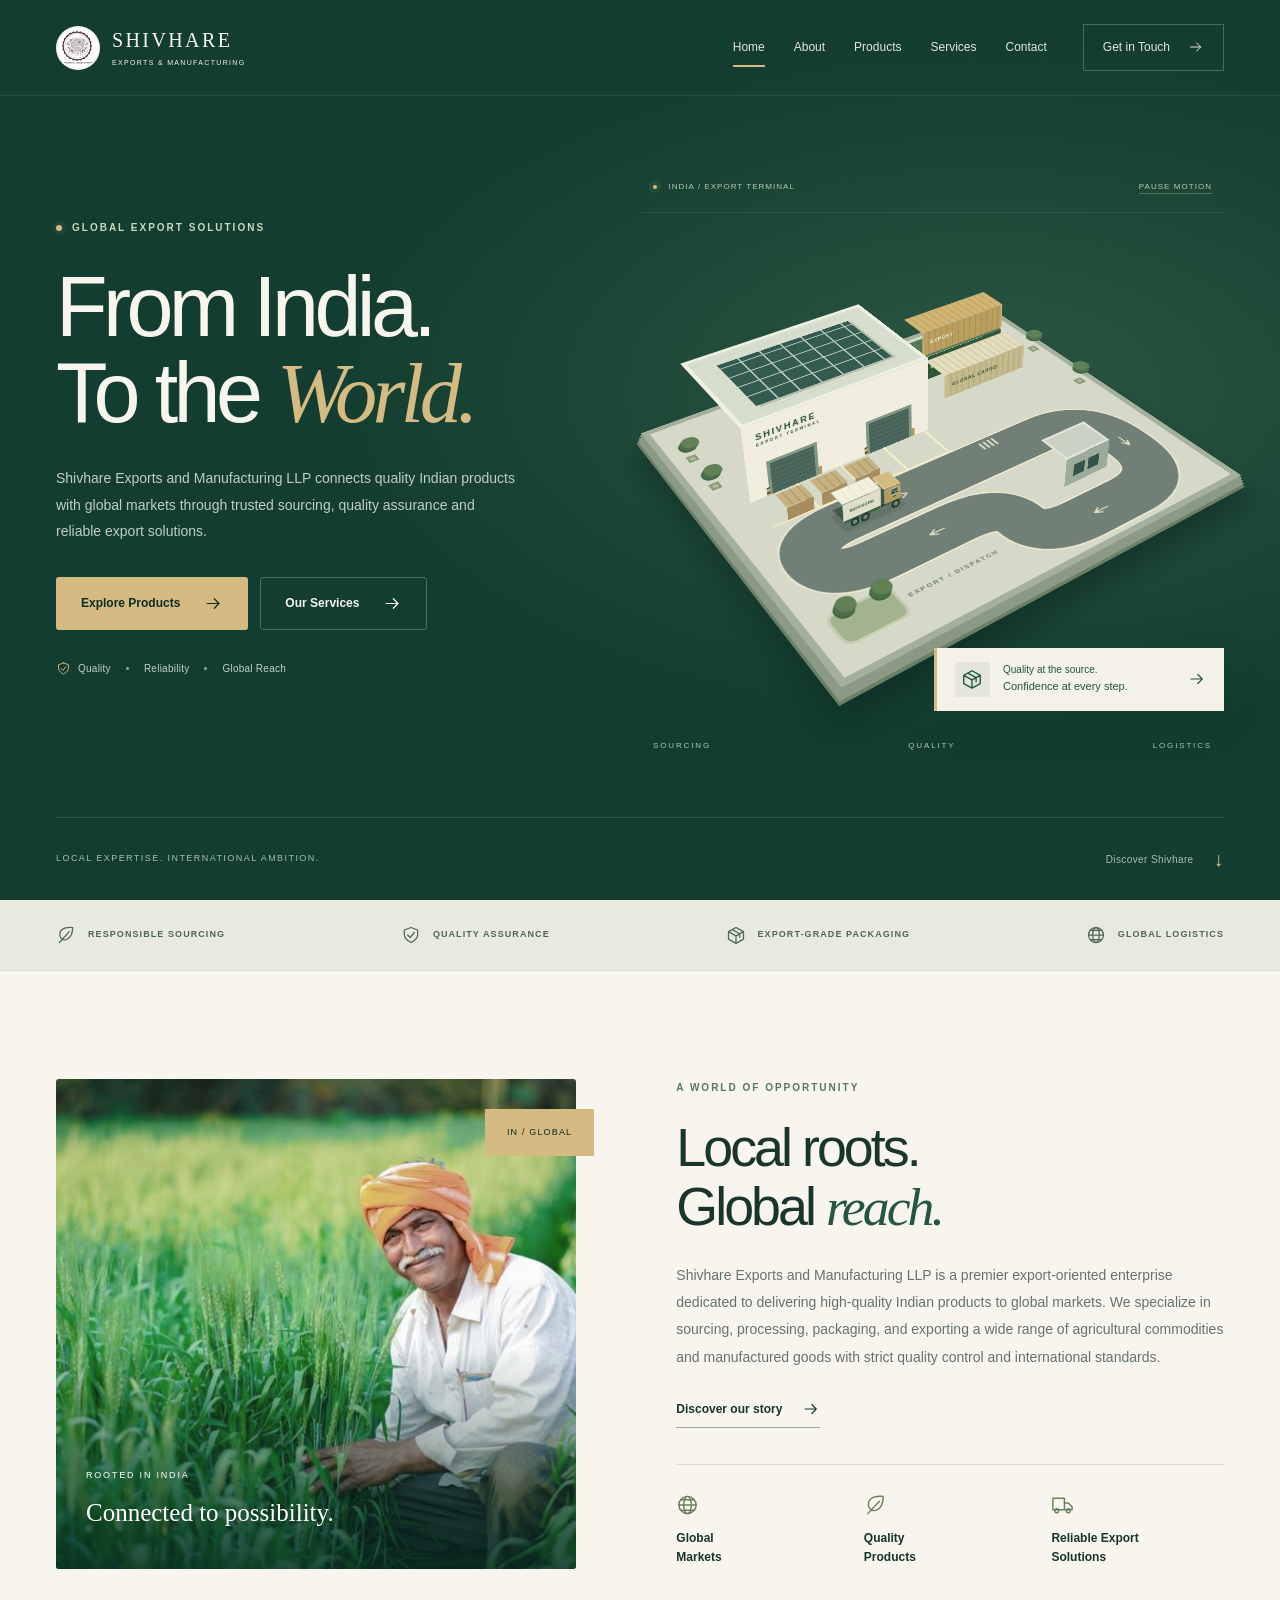
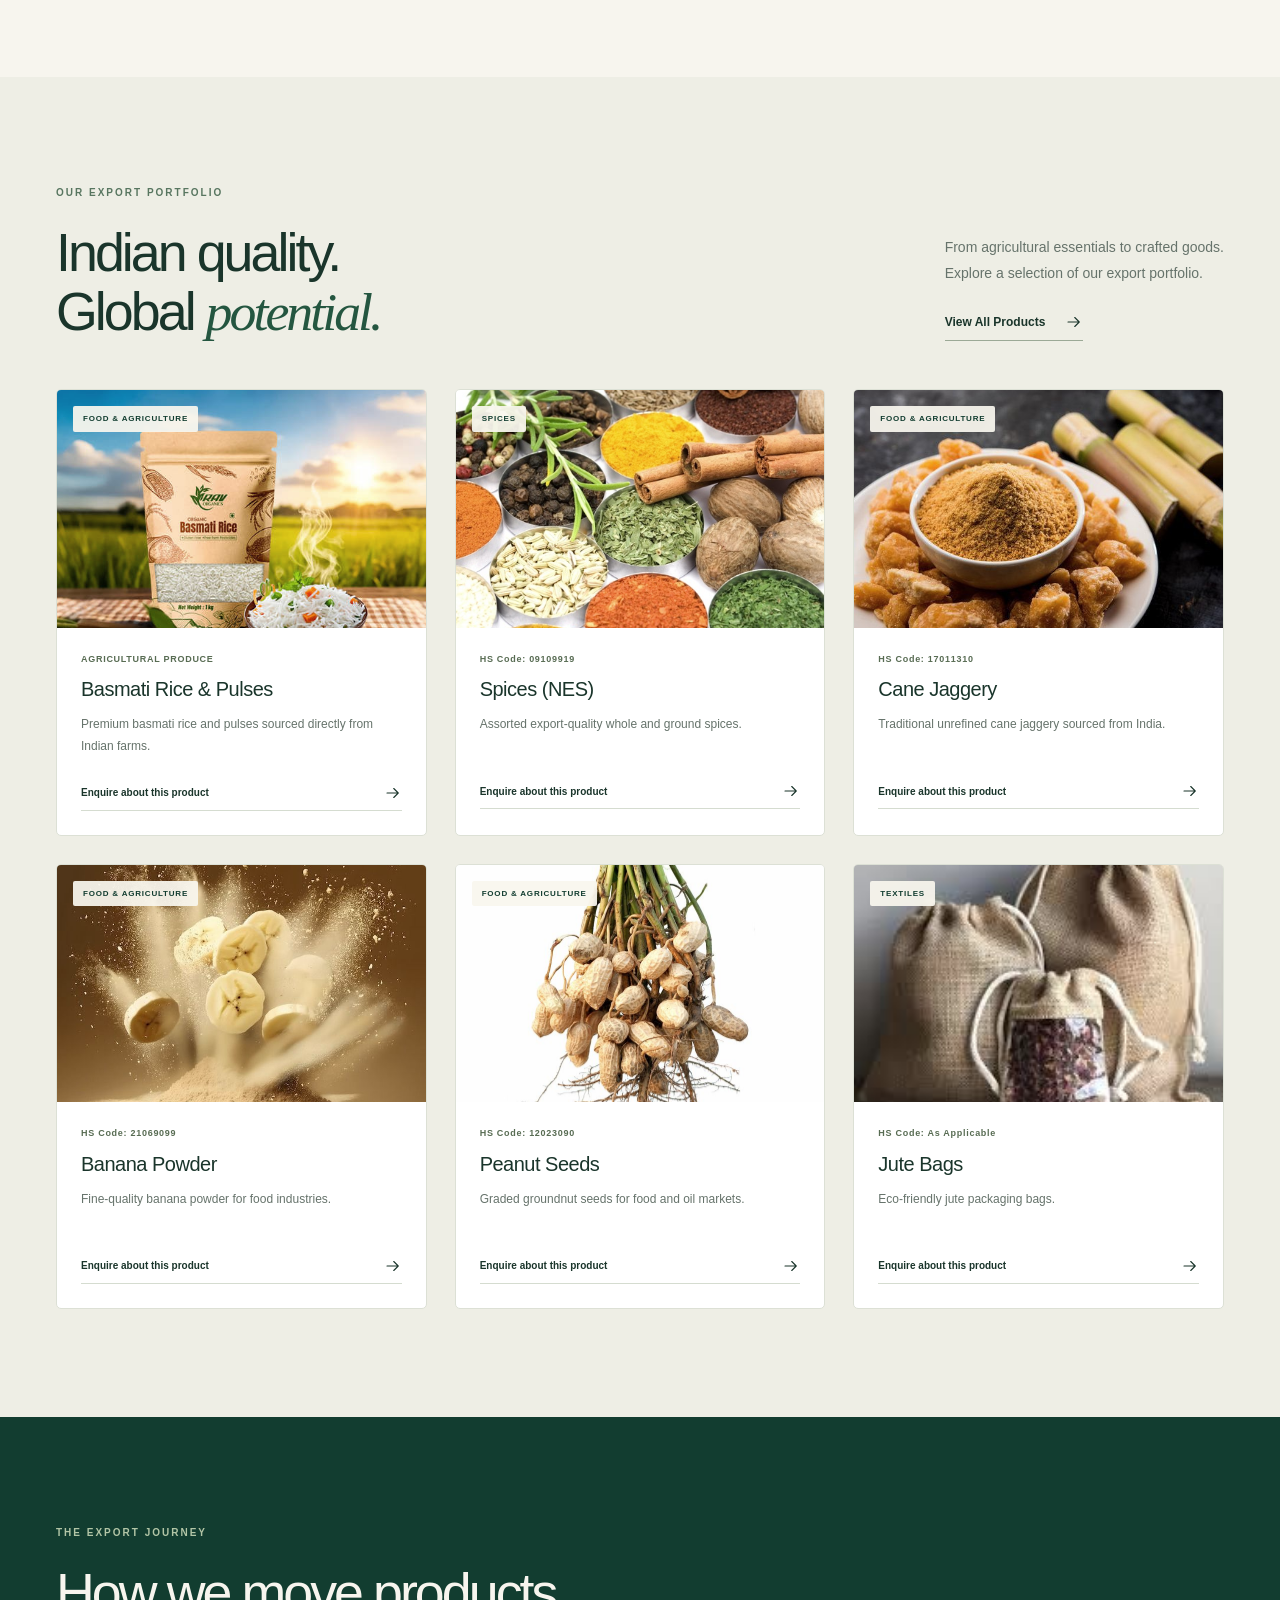
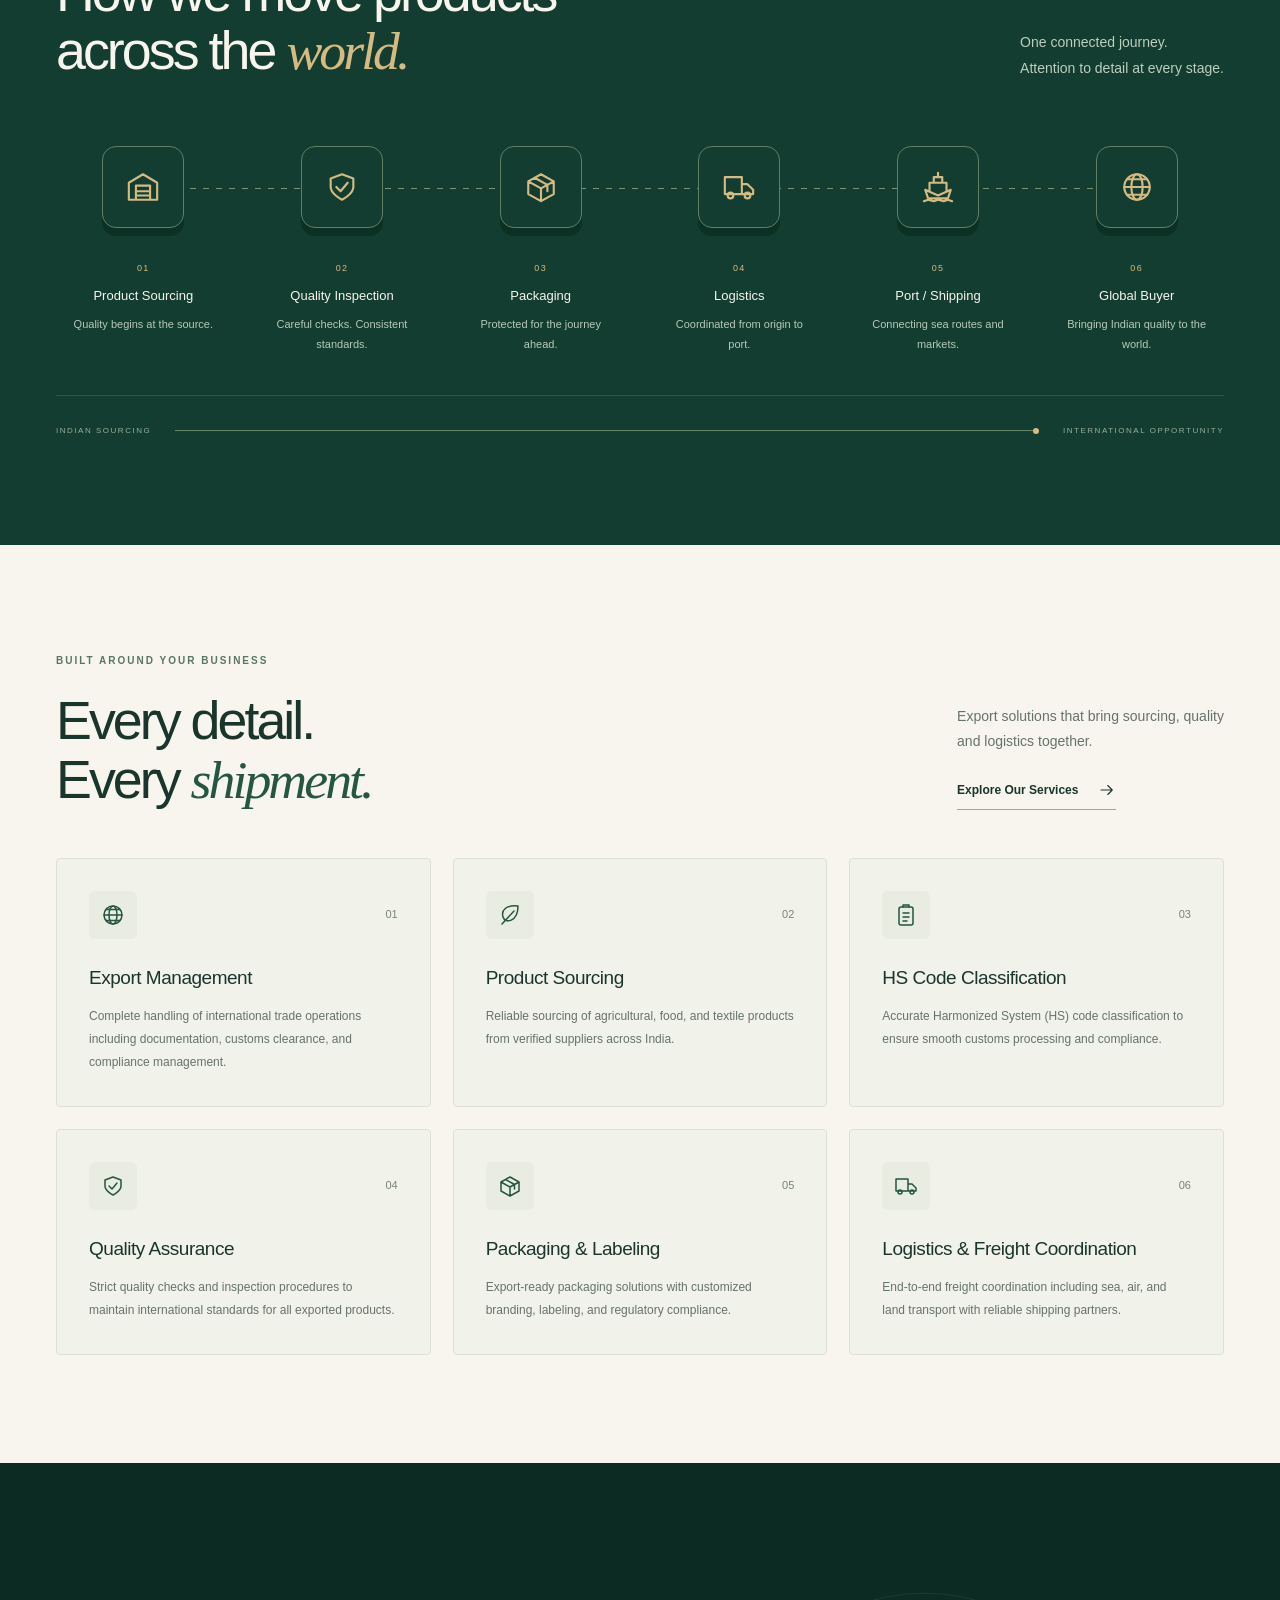
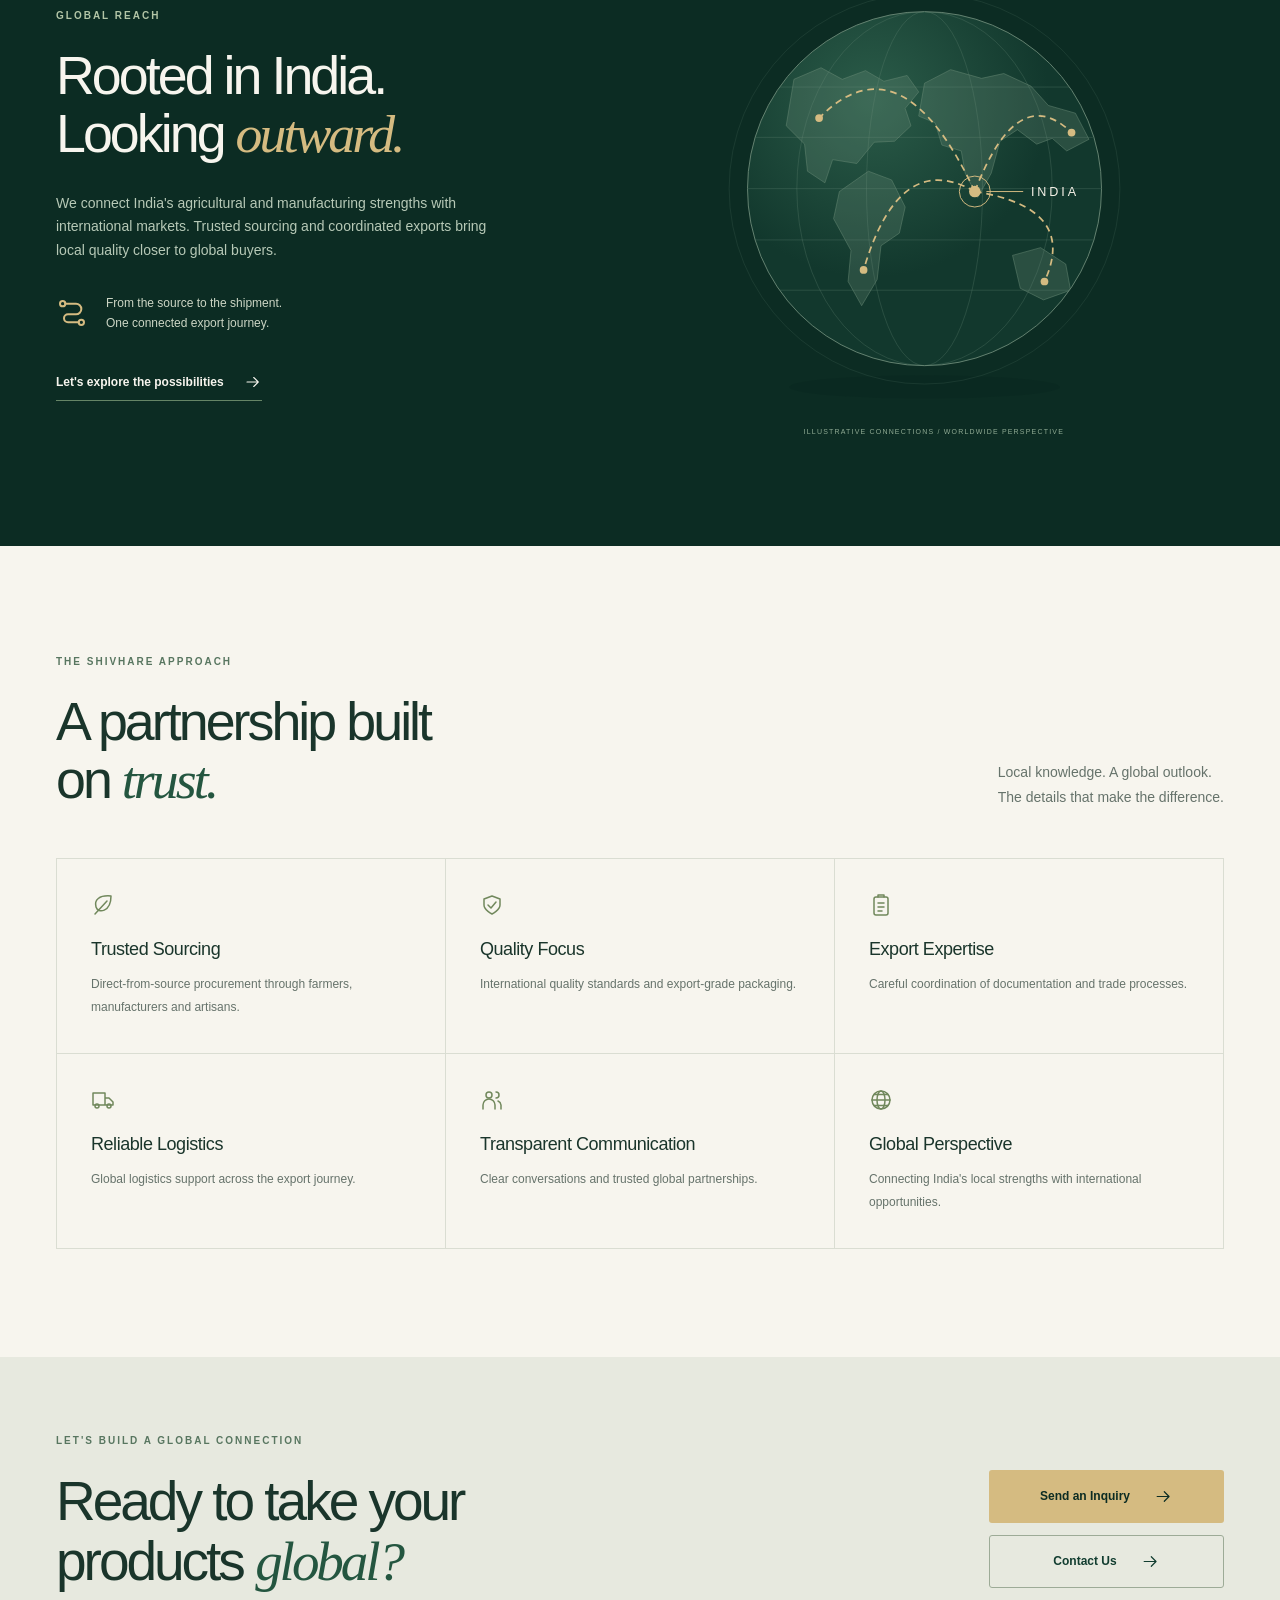
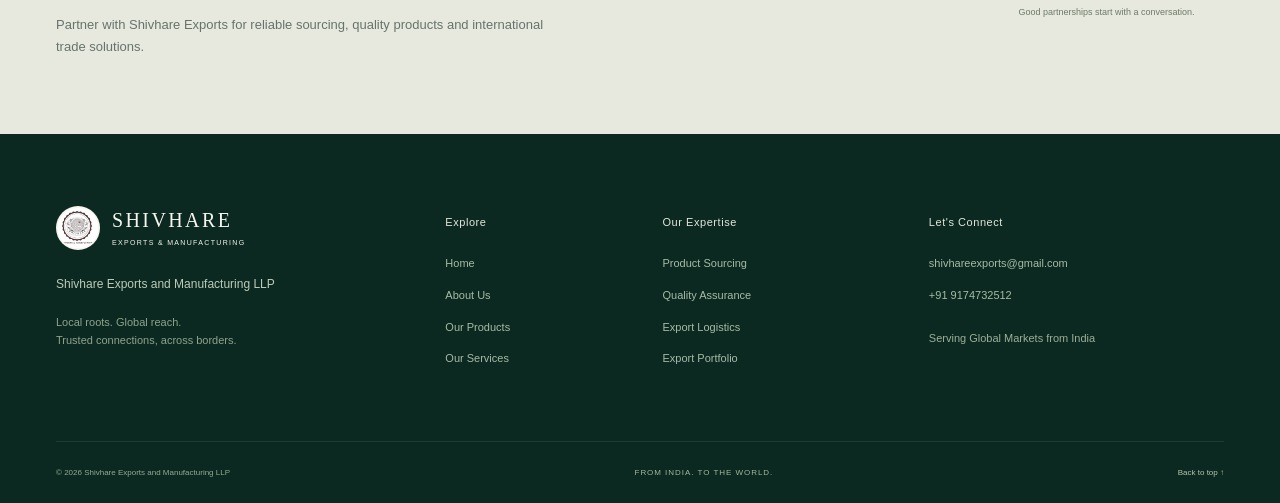
<file: index.html>
<!DOCTYPE html>
<html lang="en">
  <head>
    <meta charset="UTF-8">
    <meta name="viewport" content="width=device-width, initial-scale=1">
    <meta name="theme-color" content="#123d30">
    <title>
      Shivhare Exports | From India. To the World.
    </title>
    <meta name="description" content="Shivhare Exports and Manufacturing LLP connects quality Indian products with global markets through trusted sourcing, quality assurance and reliable export solutions.">
    <link rel="icon" href="assets/images/SHIVHARE.svg" type="image/svg+xml">
    <link rel="stylesheet" href="assets/css/style.css">
    <script src="assets/js/script.js" defer>
    </script>
  </head>
  <body id="top" class="page-index">
    <a class="skip-link" href="#main">
      Skip to content
    </a>
    <header class="site-header">
      <div class="container header-inner">
        <a class="brand" href="index.html" aria-label="Shivhare Exports home">
          <img src="assets/images/SHIVHARE.svg" width="44" height="44" alt="">
          <span>
            SHIVHARE
            <span class="brand-sub">
              EXPORTS &amp; MANUFACTURING
            </span>
          </span>
        </a>
        <button class="menu-toggle" type="button" aria-expanded="false" aria-controls="site-navigation" aria-label="Open navigation">
          <span>
          </span>
          <span>
          </span>
        </button>
        <nav class="site-nav" id="site-navigation" aria-label="Main navigation">
          <a href="index.html" aria-current="page">
            Home
          </a>
          <a href="about.html">
            About
          </a>
          <a href="products.html">
            Products
          </a>
          <a href="services.html">
            Services
          </a>
          <a href="#contact">
            Contact
          </a>
          <a href="mailto:shivhareexports@gmail.com" class="nav-cta">
            Get in Touch
            <svg class="icon" viewBox="0 0 24 24" fill="none" stroke="currentColor" stroke-width="1.5" stroke-linecap="round" stroke-linejoin="round" aria-hidden="true">
              <path d="M4 12h15m-6-6 6 6-6 6"/>
            </svg>
          </a>
        </nav>
      </div>
    </header>
    <main id="main">
      <section class="hero">
        <div class="hero-grid container">
          <div class="hero-copy">
            <span class="eyebrow hero-eyebrow">
              <i class="status-dot">
              </i>
              GLOBAL EXPORT SOLUTIONS
            </span>
            <h1>
              From India.
              <br>
              To the
              <em>
                World.
              </em>
            </h1>
            <p>
              Shivhare Exports and Manufacturing LLP connects quality Indian products with global markets through trusted sourcing, quality assurance and reliable export solutions.
            </p>
            <div class="button-row">
              <a class="button button-gold" href="products.html">
                Explore Products
                <svg class="icon" viewBox="0 0 24 24" fill="none" stroke="currentColor" stroke-width="1.5" stroke-linecap="round" stroke-linejoin="round" aria-hidden="true">
                  <path d="M4 12h15m-6-6 6 6-6 6"/>
                </svg>
              </a>
              <a class="button button-outline" href="services.html">
                Our Services
                <svg class="icon" viewBox="0 0 24 24" fill="none" stroke="currentColor" stroke-width="1.5" stroke-linecap="round" stroke-linejoin="round" aria-hidden="true">
                  <path d="M4 12h15m-6-6 6 6-6 6"/>
                </svg>
              </a>
            </div>
            <div class="trust-line">
              <span>
                <svg class="icon" viewBox="0 0 24 24" fill="none" stroke="currentColor" stroke-width="1.5" stroke-linecap="round" stroke-linejoin="round" aria-hidden="true">
                  <path d="m12 3 8 3v6c0 5-8 9-8 9s-8-4-8-9V6l8-3Z M8 12l3 3 5-6"/>
                </svg>
                Quality
              </span>
              <i>
              </i>
              <span>
                Reliability
              </span>
              <i>
              </i>
              <span>
                Global Reach
              </span>
            </div>
          </div>
          <div class="logistics-visual" data-parallax>
            <div class="scene-topline">
              <span>
                <i class="status-dot">
                </i>
                INDIA / EXPORT TERMINAL
              </span>
              <button class="scene-motion-toggle" type="button" aria-pressed="false" aria-label="Pause truck animation">Pause motion</button>
            </div>
            <div class="scene-perspective" role="img" aria-label="Isometric export terminal with a warehouse, stacked shipping containers, a moving cargo truck, loading area, roads and trees">
              <div class="yard">
                <div class="yard-surface">
                </div>
                <svg class="yard-roads" viewBox="0 0 520 460" width="520" height="460" aria-hidden="true">
                  <defs>
                    <path id="truck-route" d="M116 272 H388 Q456 272 456 340 V350 Q456 414 392 414 H330 Q270 414 270 378 Q270 342 210 342 H116 Q60 342 60 307 Q60 272 116 272 Z"/>
                  </defs>
                  <use class="road-curb" href="#truck-route"/>
                  <use class="road-asphalt" href="#truck-route"/>
                  <g class="road-arrows">
                    <path d="M188 268 L196 272 L188 276 M188 272 H178"/>
                    <path d="M452 340 L456 348 L460 340 M456 348 V330"/>
                    <path d="M350 410 L342 414 L350 418 M342 414 H360"/>
                    <path d="M186 338 L178 342 L186 346 M178 342 H196"/>
                  </g>
                  <path class="dispatch-crossing" d="M314 246 V259 M320 246 V259 M326 246 V259 M332 246 V259"/>
                </svg>
                <div class="yard-landscape" aria-hidden="true"></div>
                <div class="loading-bays">
                </div>
                <div class="cuboid warehouse" style="--x:48px;--y:38px;--w:235px;--d:150px;--h:100px">
                  <div class="cube-roof">
                  </div>
                  <div class="cube-front">
                    <span class="warehouse-sign">
                      SHIVHARE
                      <small>
                        EXPORT TERMINAL
                      </small>
                    </span>
                    <i class="loading-door door-one">
                    </i>
                    <i class="loading-door door-two">
                    </i>
                  </div>
                  <div class="cube-side">
                  </div>
                </div>
                <div class="cuboid container-cube container-green" style="--x:335px;--y:60px;--w:125px;--d:40px;--h:34px">
                  <div class="cube-roof">
                  </div>
                  <div class="cube-front">
                    SHIVHARE
                  </div>
                  <div class="cube-side">
                  </div>
                </div>
                <div class="cuboid container-cube container-cream" style="--x:335px;--y:107px;--w:125px;--d:40px;--h:34px">
                  <div class="cube-roof">
                  </div>
                  <div class="cube-front">
                    GLOBAL CARGO
                  </div>
                  <div class="cube-side">
                  </div>
                </div>
                <div class="cuboid container-cube container-gold raised-container" style="--x:335px;--y:60px;--w:125px;--d:40px;--h:34px">
                  <div class="cube-roof">
                  </div>
                  <div class="cube-front">
                    EXPORT
                  </div>
                  <div class="cube-side">
                  </div>
                </div>
                <div class="cuboid office" style="--x:344px;--y:319px;--w:63px;--d:43px;--h:38px">
                  <div class="cube-roof">
                  </div>
                  <div class="cube-front">
                    <span class="office-windows">
                    </span>
                  </div>
                  <div class="cube-side">
                  </div>
                </div>
                <div class="cuboid pallet" style="--x:68px;--y:211px;--w:32px;--d:26px;--h:18px">
                  <div class="cube-roof">
                  </div>
                  <div class="cube-front">
                  </div>
                  <div class="cube-side">
                  </div>
                </div>
                <div class="cuboid pallet" style="--x:110px;--y:211px;--w:32px;--d:26px;--h:18px">
                  <div class="cube-roof">
                  </div>
                  <div class="cube-front">
                  </div>
                  <div class="cube-side">
                  </div>
                </div>
                <div class="cuboid pallet" style="--x:152px;--y:211px;--w:32px;--d:26px;--h:18px">
                  <div class="cube-roof">
                  </div>
                  <div class="cube-front">
                  </div>
                  <div class="cube-side">
                  </div>
                </div>
                <div class="cargo-truck" aria-hidden="true">
                  <div class="truck-body">
                    <div class="truck-shadow"></div>
                    <div class="cuboid truck-chassis" style="--x:0px;--y:1px;--w:72px;--d:22px;--h:4px">
                      <div class="cube-roof"></div><div class="cube-front"></div><div class="cube-side"></div><div class="cube-back"></div><div class="cube-left"></div>
                    </div>
                    <div class="cuboid truck-trailer" style="--x:0px;--y:0px;--w:47px;--d:24px;--h:27px">
                      <div class="cube-roof"></div>
                      <div class="cube-front"><span class="trailer-brand">SHIVHARE</span></div>
                      <div class="cube-side"></div>
                      <div class="cube-back"><span class="trailer-brand">SHIVHARE</span></div>
                      <div class="cube-left"><i class="trailer-doors"></i><i class="tail-light tail-light-left"></i><i class="tail-light tail-light-right"></i></div>
                    </div>
                    <div class="cuboid truck-cab" style="--x:51px;--y:0px;--w:21px;--d:24px;--h:23px">
                      <div class="cube-roof"></div>
                      <div class="cube-front"><i class="cab-window"></i><i class="cab-handle"></i></div>
                      <div class="cube-side"><i class="truck-windshield"></i><i class="truck-grille"></i><i class="truck-headlight headlight-left"></i><i class="truck-headlight headlight-right"></i></div>
                      <div class="cube-back"><i class="cab-window"></i><i class="cab-handle"></i></div>
                      <div class="cube-left"></div>
                    </div>
                    <i class="truck-wheel wheel-near" style="--axle:8px"><b></b></i>
                    <i class="truck-wheel wheel-near" style="--axle:21px"><b></b></i>
                    <i class="truck-wheel wheel-near" style="--axle:59px"><b></b></i>
                    <i class="truck-wheel wheel-far" style="--axle:8px"><b></b></i>
                    <i class="truck-wheel wheel-far" style="--axle:21px"><b></b></i>
                    <i class="truck-wheel wheel-far" style="--axle:59px"><b></b></i>
                    <i class="truck-mirror mirror-near"></i>
                    <i class="truck-mirror mirror-far"></i>
                  </div>
                </div>
                <div class="yard-tree" style="--x:20px;--y:70px">
                  <i>
                  </i>
                  <b>
                  </b>
                </div>
                <div class="yard-tree" style="--x:20px;--y:130px">
                  <i>
                  </i>
                  <b>
                  </b>
                </div>
                <div class="yard-tree" style="--x:35px;--y:385px">
                  <i>
                  </i>
                  <b>
                  </b>
                </div>
                <div class="yard-tree" style="--x:75px;--y:385px">
                  <i>
                  </i>
                  <b>
                  </b>
                </div>
                <div class="yard-tree" style="--x:489px;--y:203px">
                  <i>
                  </i>
                  <b>
                  </b>
                </div>
                <div class="yard-tree" style="--x:490px;--y:110px">
                  <i>
                  </i>
                  <b>
                  </b>
                </div>
                <span class="yard-label">
                  EXPORT / DISPATCH
                </span>
              </div>
            </div>
            <div class="scene-note">
              <span class="scene-note-icon">
                <svg class="icon" viewBox="0 0 24 24" fill="none" stroke="currentColor" stroke-width="1.5" stroke-linecap="round" stroke-linejoin="round" aria-hidden="true">
                  <path d="m12 3 9 5v9l-9 5-9-5V8l9-5Z M3 8l9 5 9-5 M12 13v9 M7.5 5.5l9 5V15"/>
                </svg>
              </span>
              <span>
                Quality at the source.
                <br>
                <strong>
                  Confidence at every step.
                </strong>
              </span>
              <svg class="icon" viewBox="0 0 24 24" fill="none" stroke="currentColor" stroke-width="1.5" stroke-linecap="round" stroke-linejoin="round" aria-hidden="true">
                <path d="M4 12h15m-6-6 6 6-6 6"/>
              </svg>
            </div>
            <div class="scene-bottomline">
              <span>
                SOURCING
              </span>
              <span>
                QUALITY
              </span>
              <span>
                LOGISTICS
              </span>
            </div>
          </div>
        </div>
        <div class="hero-bottom container">
          <span>
            LOCAL EXPERTISE. INTERNATIONAL AMBITION.
          </span>
          <a href="#introduction">
            Discover Shivhare
            <span>
              ↓
            </span>
          </a>
        </div>
      </section>
      <div class="capability-strip">
        <div class="container">
          <span>
            <svg class="icon" viewBox="0 0 24 24" fill="none" stroke="currentColor" stroke-width="1.5" stroke-linecap="round" stroke-linejoin="round" aria-hidden="true">
              <path d="M20 3C8 2 3 7 5 14c2 7 15 5 15-11ZM4 21 16 8"/>
            </svg>
            RESPONSIBLE SOURCING
          </span>
          <span>
            <svg class="icon" viewBox="0 0 24 24" fill="none" stroke="currentColor" stroke-width="1.5" stroke-linecap="round" stroke-linejoin="round" aria-hidden="true">
              <path d="m12 3 8 3v6c0 5-8 9-8 9s-8-4-8-9V6l8-3Z M8 12l3 3 5-6"/>
            </svg>
            QUALITY ASSURANCE
          </span>
          <span>
            <svg class="icon" viewBox="0 0 24 24" fill="none" stroke="currentColor" stroke-width="1.5" stroke-linecap="round" stroke-linejoin="round" aria-hidden="true">
              <path d="m12 3 9 5v9l-9 5-9-5V8l9-5Z M3 8l9 5 9-5 M12 13v9 M7.5 5.5l9 5V15"/>
            </svg>
            EXPORT-GRADE PACKAGING
          </span>
          <span>
            <svg class="icon" viewBox="0 0 24 24" fill="none" stroke="currentColor" stroke-width="1.5" stroke-linecap="round" stroke-linejoin="round" aria-hidden="true">
              <circle cx="12" cy="12" r="9"/>
              <ellipse cx="12" cy="12" rx="4" ry="9"/>
              <path d="M3 12h18M5 6.5h14M5 17.5h14"/>
            </svg>
            GLOBAL LOGISTICS
          </span>
        </div>
      </div>
      <section class="intro-section section-pad" id="introduction">
        <div class="container intro-grid">
          <div class="intro-visual">
            <img src="assets/images/indianfarmerbg.jpg" alt="Indian agriculture at the source of our export journey" loading="lazy" width="650" height="650">
            <div class="image-caption">
              <span>
                ROOTED IN INDIA
              </span>
              <strong>
                Connected to possibility.
              </strong>
            </div>
            <span class="image-corner">
              IN / GLOBAL
            </span>
          </div>
          <div class="intro-copy">
            <span class="eyebrow">
              A WORLD OF OPPORTUNITY
            </span>
            <h2>
              Local roots.
              <br>
              Global
              <em>
                reach.
              </em>
            </h2>
            <p>
              Shivhare Exports and Manufacturing LLP is a premier export-oriented enterprise dedicated to delivering high-quality Indian products to global markets. We specialize in sourcing, processing, packaging, and exporting a wide range of agricultural commodities and manufactured goods with strict quality control and international standards.
            </p>
            <a class="text-link" href="about.html">
              Discover our story
              <svg class="icon" viewBox="0 0 24 24" fill="none" stroke="currentColor" stroke-width="1.5" stroke-linecap="round" stroke-linejoin="round" aria-hidden="true">
                <path d="M4 12h15m-6-6 6 6-6 6"/>
              </svg>
            </a>
            <div class="quality-stats">
              <div>
                <svg class="icon" viewBox="0 0 24 24" fill="none" stroke="currentColor" stroke-width="1.5" stroke-linecap="round" stroke-linejoin="round" aria-hidden="true">
                  <circle cx="12" cy="12" r="9"/>
                  <ellipse cx="12" cy="12" rx="4" ry="9"/>
                  <path d="M3 12h18M5 6.5h14M5 17.5h14"/>
                </svg>
                <h3>
                  Global
                  <br>
                  Markets
                </h3>
              </div>
              <div>
                <svg class="icon" viewBox="0 0 24 24" fill="none" stroke="currentColor" stroke-width="1.5" stroke-linecap="round" stroke-linejoin="round" aria-hidden="true">
                  <path d="M20 3C8 2 3 7 5 14c2 7 15 5 15-11ZM4 21 16 8"/>
                </svg>
                <h3>
                  Quality
                  <br>
                  Products
                </h3>
              </div>
              <div>
                <svg class="icon" viewBox="0 0 24 24" fill="none" stroke="currentColor" stroke-width="1.5" stroke-linecap="round" stroke-linejoin="round" aria-hidden="true">
                  <path d="M2 5h12v12H2V5Zm12 5h4l4 4v3h-8"/>
                  <circle cx="6" cy="18" r="2"/>
                  <circle cx="18" cy="18" r="2"/>
                </svg>
                <h3>
                  Reliable Export
                  <br>
                  Solutions
                </h3>
              </div>
            </div>
          </div>
        </div>
      </section>
      <section class="portfolio-section section-pad">
        <div class="container">
          <div class="section-heading">
            <div>
              <span class="eyebrow">
                OUR EXPORT PORTFOLIO
              </span>
              <h2>
                Indian quality.
                <br>
                Global
                <em>
                  potential.
                </em>
              </h2>
            </div>
            <div>
              <p>
                From agricultural essentials to crafted goods.
                <br>
                Explore a selection of our export portfolio.
              </p>
              <a class="text-link" href="products.html">
                View All Products
                <svg class="icon" viewBox="0 0 24 24" fill="none" stroke="currentColor" stroke-width="1.5" stroke-linecap="round" stroke-linejoin="round" aria-hidden="true">
                  <path d="M4 12h15m-6-6 6 6-6 6"/>
                </svg>
              </a>
            </div>
          </div>
          <div class="product-grid">
            <article class="product-card" data-category="Food &amp; Agriculture" data-search="basmati rice &amp; pulses premium basmati rice and pulses sourced directly from indian farms. ">
              <div class="product-image">
                <img src="assets/images/basmatipd.jpg" alt="Basmati Rice &amp; Pulses" loading="lazy" decoding="async" width="600" height="450">
                <span class="product-category-label">
                  Food &amp; Agriculture
                </span>
              </div>
              <div class="product-copy">
                <span class="hs-code">
                  AGRICULTURAL PRODUCE
                </span>
                <h3>
                  Basmati Rice &amp; Pulses
                </h3>
                <p>
                  Premium basmati rice and pulses sourced directly from Indian farms.
                </p>
                <a class="text-link" href="mailto:shivhareexports@gmail.com?subject=Basmati%20Rice%20%26%20Pulses">
                  Enquire about this product
                  <svg class="icon" viewBox="0 0 24 24" fill="none" stroke="currentColor" stroke-width="1.5" stroke-linecap="round" stroke-linejoin="round" aria-hidden="true">
                    <path d="M4 12h15m-6-6 6 6-6 6"/>
                  </svg>
                </a>
              </div>
            </article>
            <article class="product-card" data-category="Spices" data-search="spices (nes) assorted export-quality whole and ground spices. hs code: 09109919">
              <div class="product-image">
                <img src="assets/images/indian-spices-174.jpg" alt="Spices (NES)" loading="lazy" decoding="async" width="600" height="450">
                <span class="product-category-label">
                  Spices
                </span>
              </div>
              <div class="product-copy">
                <span class="hs-code">
                  HS Code: 09109919
                </span>
                <h3>
                  Spices (NES)
                </h3>
                <p>
                  Assorted export-quality whole and ground spices.
                </p>
                <a class="text-link" href="mailto:shivhareexports@gmail.com?subject=Spices%20(NES)">
                  Enquire about this product
                  <svg class="icon" viewBox="0 0 24 24" fill="none" stroke="currentColor" stroke-width="1.5" stroke-linecap="round" stroke-linejoin="round" aria-hidden="true">
                    <path d="M4 12h15m-6-6 6 6-6 6"/>
                  </svg>
                </a>
              </div>
            </article>
            <article class="product-card" data-category="Food &amp; Agriculture" data-search="cane jaggery traditional unrefined cane jaggery sourced from india. hs code: 17011310">
              <div class="product-image">
                <img src="assets/images/Cane jaggery.jpg" alt="Cane Jaggery" loading="lazy" decoding="async" width="600" height="450">
                <span class="product-category-label">
                  Food &amp; Agriculture
                </span>
              </div>
              <div class="product-copy">
                <span class="hs-code">
                  HS Code: 17011310
                </span>
                <h3>
                  Cane Jaggery
                </h3>
                <p>
                  Traditional unrefined cane jaggery sourced from India.
                </p>
                <a class="text-link" href="mailto:shivhareexports@gmail.com?subject=Cane%20Jaggery">
                  Enquire about this product
                  <svg class="icon" viewBox="0 0 24 24" fill="none" stroke="currentColor" stroke-width="1.5" stroke-linecap="round" stroke-linejoin="round" aria-hidden="true">
                    <path d="M4 12h15m-6-6 6 6-6 6"/>
                  </svg>
                </a>
              </div>
            </article>
            <article class="product-card" data-category="Food &amp; Agriculture" data-search="banana powder fine-quality banana powder for food industries. hs code: 21069099">
              <div class="product-image">
                <img src="assets/images/banana powder.jpg" alt="Banana Powder" loading="lazy" decoding="async" width="600" height="450">
                <span class="product-category-label">
                  Food &amp; Agriculture
                </span>
              </div>
              <div class="product-copy">
                <span class="hs-code">
                  HS Code: 21069099
                </span>
                <h3>
                  Banana Powder
                </h3>
                <p>
                  Fine-quality banana powder for food industries.
                </p>
                <a class="text-link" href="mailto:shivhareexports@gmail.com?subject=Banana%20Powder">
                  Enquire about this product
                  <svg class="icon" viewBox="0 0 24 24" fill="none" stroke="currentColor" stroke-width="1.5" stroke-linecap="round" stroke-linejoin="round" aria-hidden="true">
                    <path d="M4 12h15m-6-6 6 6-6 6"/>
                  </svg>
                </a>
              </div>
            </article>
            <article class="product-card" data-category="Food &amp; Agriculture" data-search="peanut seeds graded groundnut seeds for food and oil markets. hs code: 12023090">
              <div class="product-image">
                <img src="assets/images/peanuts seeds.jpg" alt="Peanut Seeds" loading="lazy" decoding="async" width="600" height="450">
                <span class="product-category-label">
                  Food &amp; Agriculture
                </span>
              </div>
              <div class="product-copy">
                <span class="hs-code">
                  HS Code: 12023090
                </span>
                <h3>
                  Peanut Seeds
                </h3>
                <p>
                  Graded groundnut seeds for food and oil markets.
                </p>
                <a class="text-link" href="mailto:shivhareexports@gmail.com?subject=Peanut%20Seeds">
                  Enquire about this product
                  <svg class="icon" viewBox="0 0 24 24" fill="none" stroke="currentColor" stroke-width="1.5" stroke-linecap="round" stroke-linejoin="round" aria-hidden="true">
                    <path d="M4 12h15m-6-6 6 6-6 6"/>
                  </svg>
                </a>
              </div>
            </article>
            <article class="product-card" data-category="Textiles" data-search="jute bags eco-friendly jute packaging bags. hs code: as applicable">
              <div class="product-image">
                <img src="assets/images/jutebag.jpg" alt="Jute Bags" loading="lazy" decoding="async" width="600" height="450">
                <span class="product-category-label">
                  Textiles
                </span>
              </div>
              <div class="product-copy">
                <span class="hs-code">
                  HS Code: As Applicable
                </span>
                <h3>
                  Jute Bags
                </h3>
                <p>
                  Eco-friendly jute packaging bags.
                </p>
                <a class="text-link" href="mailto:shivhareexports@gmail.com?subject=Jute%20Bags">
                  Enquire about this product
                  <svg class="icon" viewBox="0 0 24 24" fill="none" stroke="currentColor" stroke-width="1.5" stroke-linecap="round" stroke-linejoin="round" aria-hidden="true">
                    <path d="M4 12h15m-6-6 6 6-6 6"/>
                  </svg>
                </a>
              </div>
            </article>
          </div>
        </div>
      </section>
      <section class="process-section section-pad" aria-labelledby="process-heading">
        <div class="container">
          <div class="section-heading light-heading">
            <div>
              <span class="eyebrow">
                THE EXPORT JOURNEY
              </span>
              <h2 id="process-heading">
                How we move products
                <br>
                across the
                <em>
                  world.
                </em>
              </h2>
            </div>
            <p>
              One connected journey.
              <br>
              Attention to detail at every stage.
            </p>
          </div>
          <ol class="process-track" data-process>
            <li style="--step:0">
              <div class="process-icon">
                <svg class="icon" viewBox="0 0 24 24" fill="none" stroke="currentColor" stroke-width="1.5" stroke-linecap="round" stroke-linejoin="round" aria-hidden="true">
                  <path d="m2 9 10-6 10 6v12H2V9Zm5 12V11h10v10M7 15h10M7 18h10"/>
                </svg>
              </div>
              <span class="step-number">
                01
              </span>
              <h3>
                Product Sourcing
              </h3>
              <p>
                Quality begins at the source.
              </p>
            </li>
            <li style="--step:1">
              <div class="process-icon">
                <svg class="icon" viewBox="0 0 24 24" fill="none" stroke="currentColor" stroke-width="1.5" stroke-linecap="round" stroke-linejoin="round" aria-hidden="true">
                  <path d="m12 3 8 3v6c0 5-8 9-8 9s-8-4-8-9V6l8-3Z M8 12l3 3 5-6"/>
                </svg>
              </div>
              <span class="step-number">
                02
              </span>
              <h3>
                Quality Inspection
              </h3>
              <p>
                Careful checks. Consistent standards.
              </p>
            </li>
            <li style="--step:2">
              <div class="process-icon">
                <svg class="icon" viewBox="0 0 24 24" fill="none" stroke="currentColor" stroke-width="1.5" stroke-linecap="round" stroke-linejoin="round" aria-hidden="true">
                  <path d="m12 3 9 5v9l-9 5-9-5V8l9-5Z M3 8l9 5 9-5 M12 13v9 M7.5 5.5l9 5V15"/>
                </svg>
              </div>
              <span class="step-number">
                03
              </span>
              <h3>
                Packaging
              </h3>
              <p>
                Protected for the journey ahead.
              </p>
            </li>
            <li style="--step:3">
              <div class="process-icon">
                <svg class="icon" viewBox="0 0 24 24" fill="none" stroke="currentColor" stroke-width="1.5" stroke-linecap="round" stroke-linejoin="round" aria-hidden="true">
                  <path d="M2 5h12v12H2V5Zm12 5h4l4 4v3h-8"/>
                  <circle cx="6" cy="18" r="2"/>
                  <circle cx="18" cy="18" r="2"/>
                </svg>
              </div>
              <span class="step-number">
                04
              </span>
              <h3>
                Logistics
              </h3>
              <p>
                Coordinated from origin to port.
              </p>
            </li>
            <li style="--step:4">
              <div class="process-icon">
                <svg class="icon" viewBox="0 0 24 24" fill="none" stroke="currentColor" stroke-width="1.5" stroke-linecap="round" stroke-linejoin="round" aria-hidden="true">
                  <path d="m3 14 9 4 9-4-2 6H5l-2-6ZM6 15V9h12v6M9 9V5h6v4M12 5V2M2 22l3-1 4 1 3-1 4 1 3-1 3 1"/>
                </svg>
              </div>
              <span class="step-number">
                05
              </span>
              <h3>
                Port / Shipping
              </h3>
              <p>
                Connecting sea routes and markets.
              </p>
            </li>
            <li style="--step:5">
              <div class="process-icon">
                <svg class="icon" viewBox="0 0 24 24" fill="none" stroke="currentColor" stroke-width="1.5" stroke-linecap="round" stroke-linejoin="round" aria-hidden="true">
                  <circle cx="12" cy="12" r="9"/>
                  <ellipse cx="12" cy="12" rx="4" ry="9"/>
                  <path d="M3 12h18M5 6.5h14M5 17.5h14"/>
                </svg>
              </div>
              <span class="step-number">
                06
              </span>
              <h3>
                Global Buyer
              </h3>
              <p>
                Bringing Indian quality to the world.
              </p>
            </li>
          </ol>
          <div class="process-caption">
            <span>
              INDIAN SOURCING
            </span>
            <span class="process-caption-line">
            </span>
            <span>
              INTERNATIONAL OPPORTUNITY
            </span>
          </div>
        </div>
      </section>
      <section class="section-pad services-preview">
        <div class="container">
          <div class="section-heading">
            <div>
              <span class="eyebrow">
                BUILT AROUND YOUR BUSINESS
              </span>
              <h2>
                Every detail.
                <br>
                Every
                <em>
                  shipment.
                </em>
              </h2>
            </div>
            <div>
              <p>
                Export solutions that bring sourcing, quality
                <br>
                and logistics together.
              </p>
              <a class="text-link" href="services.html">
                Explore Our Services
                <svg class="icon" viewBox="0 0 24 24" fill="none" stroke="currentColor" stroke-width="1.5" stroke-linecap="round" stroke-linejoin="round" aria-hidden="true">
                  <path d="M4 12h15m-6-6 6 6-6 6"/>
                </svg>
              </a>
            </div>
          </div>
          <div class="services-grid">
            <article class="service-card ">
              <div class="service-copy">
                <div class="service-top">
                  <span class="icon-tile">
                    <svg class="icon" viewBox="0 0 24 24" fill="none" stroke="currentColor" stroke-width="1.5" stroke-linecap="round" stroke-linejoin="round" aria-hidden="true">
                      <circle cx="12" cy="12" r="9"/>
                      <ellipse cx="12" cy="12" rx="4" ry="9"/>
                      <path d="M3 12h18M5 6.5h14M5 17.5h14"/>
                    </svg>
                  </span>
                  <span class="item-number">
                    01
                  </span>
                </div>
                <h3>
                  Export Management
                </h3>
                <p>
                  Complete handling of international trade operations including documentation, customs clearance, and compliance management.
                </p>
              </div>
            </article>
            <article class="service-card ">
              <div class="service-copy">
                <div class="service-top">
                  <span class="icon-tile">
                    <svg class="icon" viewBox="0 0 24 24" fill="none" stroke="currentColor" stroke-width="1.5" stroke-linecap="round" stroke-linejoin="round" aria-hidden="true">
                      <path d="M20 3C8 2 3 7 5 14c2 7 15 5 15-11ZM4 21 16 8"/>
                    </svg>
                  </span>
                  <span class="item-number">
                    02
                  </span>
                </div>
                <h3>
                  Product Sourcing
                </h3>
                <p>
                  Reliable sourcing of agricultural, food, and textile products from verified suppliers across India.
                </p>
              </div>
            </article>
            <article class="service-card ">
              <div class="service-copy">
                <div class="service-top">
                  <span class="icon-tile">
                    <svg class="icon" viewBox="0 0 24 24" fill="none" stroke="currentColor" stroke-width="1.5" stroke-linecap="round" stroke-linejoin="round" aria-hidden="true">
                      <rect x="5" y="4" width="14" height="18" rx="2"/>
                      <path d="M9 4V2h6v2M9 10h6M9 14h6M9 18h4"/>
                    </svg>
                  </span>
                  <span class="item-number">
                    03
                  </span>
                </div>
                <h3>
                  HS Code Classification
                </h3>
                <p>
                  Accurate Harmonized System (HS) code classification to ensure smooth customs processing and compliance.
                </p>
              </div>
            </article>
            <article class="service-card ">
              <div class="service-copy">
                <div class="service-top">
                  <span class="icon-tile">
                    <svg class="icon" viewBox="0 0 24 24" fill="none" stroke="currentColor" stroke-width="1.5" stroke-linecap="round" stroke-linejoin="round" aria-hidden="true">
                      <path d="m12 3 8 3v6c0 5-8 9-8 9s-8-4-8-9V6l8-3Z M8 12l3 3 5-6"/>
                    </svg>
                  </span>
                  <span class="item-number">
                    04
                  </span>
                </div>
                <h3>
                  Quality Assurance
                </h3>
                <p>
                  Strict quality checks and inspection procedures to maintain international standards for all exported products.
                </p>
              </div>
            </article>
            <article class="service-card ">
              <div class="service-copy">
                <div class="service-top">
                  <span class="icon-tile">
                    <svg class="icon" viewBox="0 0 24 24" fill="none" stroke="currentColor" stroke-width="1.5" stroke-linecap="round" stroke-linejoin="round" aria-hidden="true">
                      <path d="m12 3 9 5v9l-9 5-9-5V8l9-5Z M3 8l9 5 9-5 M12 13v9 M7.5 5.5l9 5V15"/>
                    </svg>
                  </span>
                  <span class="item-number">
                    05
                  </span>
                </div>
                <h3>
                  Packaging &amp; Labeling
                </h3>
                <p>
                  Export-ready packaging solutions with customized branding, labeling, and regulatory compliance.
                </p>
              </div>
            </article>
            <article class="service-card ">
              <div class="service-copy">
                <div class="service-top">
                  <span class="icon-tile">
                    <svg class="icon" viewBox="0 0 24 24" fill="none" stroke="currentColor" stroke-width="1.5" stroke-linecap="round" stroke-linejoin="round" aria-hidden="true">
                      <path d="M2 5h12v12H2V5Zm12 5h4l4 4v3h-8"/>
                      <circle cx="6" cy="18" r="2"/>
                      <circle cx="18" cy="18" r="2"/>
                    </svg>
                  </span>
                  <span class="item-number">
                    06
                  </span>
                </div>
                <h3>
                  Logistics &amp; Freight Coordination
                </h3>
                <p>
                  End-to-end freight coordination including sea, air, and land transport with reliable shipping partners.
                </p>
              </div>
            </article>
          </div>
        </div>
      </section>
      <section class="global-section section-pad">
        <div class="container global-grid">
          <div>
            <span class="eyebrow">
              GLOBAL REACH
            </span>
            <h2>
              Rooted in India.
              <br>
              Looking
              <em>
                outward.
              </em>
            </h2>
            <p>
              We connect India's agricultural and manufacturing strengths with international markets. Trusted sourcing and coordinated exports bring local quality closer to global buyers.
            </p>
            <div class="global-note">
              <svg class="icon" viewBox="0 0 24 24" fill="none" stroke="currentColor" stroke-width="1.5" stroke-linecap="round" stroke-linejoin="round" aria-hidden="true">
                <circle cx="5" cy="5" r="2"/>
                <circle cx="19" cy="19" r="2"/>
                <path d="M7 5h8a4 4 0 0 1 0 8H9a3 3 0 0 0 0 6h8"/>
              </svg>
              <span>
                From the source to the shipment.
                <br>
                One connected export journey.
              </span>
            </div>
            <a class="text-link light-link" href="services.html">
              Let's explore the possibilities
              <svg class="icon" viewBox="0 0 24 24" fill="none" stroke="currentColor" stroke-width="1.5" stroke-linecap="round" stroke-linejoin="round" aria-hidden="true">
                <path d="M4 12h15m-6-6 6 6-6 6"/>
              </svg>
            </a>
          </div>
          <div class="globe-visual">
            <svg viewBox="0 0 600 460" role="img" aria-labelledby="globe-title">
              <title id="globe-title">
                Illustrative global connections originating in India; routes do not represent specific destinations
              </title>
              <defs>
                <radialGradient id="globe-fill" cx="35%" cy="25%">
                  <stop offset="0" stop-color="#2b5c49"/>
                  <stop offset="1" stop-color="#12382d"/>
                </radialgradient>
                <clipPath id="globe-clip">
                  <circle cx="290" cy="225" r="183"/>
                </clippath>
              </defs>
              <ellipse cx="290" cy="430" rx="140" ry="12" fill="#09271e" opacity=".4"/>
              <circle cx="290" cy="225" r="202" fill="none" stroke="#668473" stroke-opacity=".18"/>
              <circle cx="290" cy="225" r="183" fill="url(#globe-fill)" stroke="#668473"/>
              <g clip-path="url(#globe-clip)" fill="none" stroke="#6b8c77" stroke-opacity=".28">
                <ellipse cx="290" cy="225" rx="60" ry="183"/>
                <ellipse cx="290" cy="225" rx="132" ry="183"/>
                <path d="M107 225h366M114 172h350M130 120h320M114 278h350M130 330h320"/>
                <path d="m155 112 28-12 22 12 24-9 19 11 24-6 12 17-14 17 6 18-17 16-21 1-18 22-25-4-8 24-18-12-3-28-19-19Zm47 116 30-21 24 9 14 28-6 27-19 13-4 35-16 27-14-25 3-32-18-33Zm88-112 27-14 32 9 23-5 28 13 18 20 28 8 14 27-23 12-15-13-16 6-20-15-18 12-9 33-14 25-13-25-4-23-20-6-7-23-17-7Zm91 178 29-8 26 17 5 27-28 10-24-12Z" fill="#779780" fill-opacity=".24" stroke-opacity=".5"/>
              </g>
              <g class="globe-routes" fill="none" stroke="#d5bb81" stroke-width="1.8">
                <path d="M342 228Q266 66 181 152"/>
                <path d="M342 228Q386 113 442 167"/>
                <path d="M342 228Q264 183 227 309"/>
                <path d="M342 228Q449 245 414 321"/>
              </g>
              <g fill="#d5bb81">
                <circle cx="181" cy="152" r="4"/>
                <circle cx="442" cy="167" r="4"/>
                <circle cx="227" cy="309" r="4"/>
                <circle cx="414" cy="321" r="4"/>
                <circle cx="342" cy="228" r="6"/>
              </g>
              <circle class="india-pulse" cx="342" cy="228" r="16" fill="none" stroke="#d5bb81"/>
              <path d="M354 228h38" stroke="#d5bb81"/>
              <text x="400" y="233" fill="#f6f2e8" font-family="Arial,sans-serif" font-size="13" letter-spacing="3">
                INDIA
              </text>
            </svg>
            <span class="globe-caption">
              ILLUSTRATIVE CONNECTIONS / WORLDWIDE PERSPECTIVE
            </span>
          </div>
        </div>
      </section>
      <section class="why-section section-pad">
        <div class="container">
          <div class="section-heading">
            <div>
              <span class="eyebrow">
                THE SHIVHARE APPROACH
              </span>
              <h2>
                A partnership built
                <br>
                on
                <em>
                  trust.
                </em>
              </h2>
            </div>
            <p>
              Local knowledge. A global outlook.
              <br>
              The details that make the difference.
            </p>
          </div>
          <div class="why-grid">
            <article class="why-card">
              <svg class="icon" viewBox="0 0 24 24" fill="none" stroke="currentColor" stroke-width="1.5" stroke-linecap="round" stroke-linejoin="round" aria-hidden="true">
                <path d="M20 3C8 2 3 7 5 14c2 7 15 5 15-11ZM4 21 16 8"/>
              </svg>
              <h3>
                Trusted Sourcing
              </h3>
              <p>
                Direct-from-source procurement through farmers, manufacturers and artisans.
              </p>
            </article>
            <article class="why-card">
              <svg class="icon" viewBox="0 0 24 24" fill="none" stroke="currentColor" stroke-width="1.5" stroke-linecap="round" stroke-linejoin="round" aria-hidden="true">
                <path d="m12 3 8 3v6c0 5-8 9-8 9s-8-4-8-9V6l8-3Z M8 12l3 3 5-6"/>
              </svg>
              <h3>
                Quality Focus
              </h3>
              <p>
                International quality standards and export-grade packaging.
              </p>
            </article>
            <article class="why-card">
              <svg class="icon" viewBox="0 0 24 24" fill="none" stroke="currentColor" stroke-width="1.5" stroke-linecap="round" stroke-linejoin="round" aria-hidden="true">
                <rect x="5" y="4" width="14" height="18" rx="2"/>
                <path d="M9 4V2h6v2M9 10h6M9 14h6M9 18h4"/>
              </svg>
              <h3>
                Export Expertise
              </h3>
              <p>
                Careful coordination of documentation and trade processes.
              </p>
            </article>
            <article class="why-card">
              <svg class="icon" viewBox="0 0 24 24" fill="none" stroke="currentColor" stroke-width="1.5" stroke-linecap="round" stroke-linejoin="round" aria-hidden="true">
                <path d="M2 5h12v12H2V5Zm12 5h4l4 4v3h-8"/>
                <circle cx="6" cy="18" r="2"/>
                <circle cx="18" cy="18" r="2"/>
              </svg>
              <h3>
                Reliable Logistics
              </h3>
              <p>
                Global logistics support across the export journey.
              </p>
            </article>
            <article class="why-card">
              <svg class="icon" viewBox="0 0 24 24" fill="none" stroke="currentColor" stroke-width="1.5" stroke-linecap="round" stroke-linejoin="round" aria-hidden="true">
                <circle cx="9" cy="7" r="3"/>
                <path d="M3 21v-4a6 6 0 0 1 12 0v4M16 4a3 3 0 0 1 0 6M18 13a5 5 0 0 1 3 4v4"/>
              </svg>
              <h3>
                Transparent Communication
              </h3>
              <p>
                Clear conversations and trusted global partnerships.
              </p>
            </article>
            <article class="why-card">
              <svg class="icon" viewBox="0 0 24 24" fill="none" stroke="currentColor" stroke-width="1.5" stroke-linecap="round" stroke-linejoin="round" aria-hidden="true">
                <circle cx="12" cy="12" r="9"/>
                <ellipse cx="12" cy="12" rx="4" ry="9"/>
                <path d="M3 12h18M5 6.5h14M5 17.5h14"/>
              </svg>
              <h3>
                Global Perspective
              </h3>
              <p>
                Connecting India's local strengths with international opportunities.
              </p>
            </article>
          </div>
        </div>
      </section>
      <section class="contact-section section-pad" aria-labelledby="contact-heading">
        <div class="container contact-panel">
          <div>
            <span class="eyebrow">
              LET'S BUILD A GLOBAL CONNECTION
            </span>
            <h2 id="contact-heading">
              Ready to take your
              <br>
              products
              <em>
                global?
              </em>
            </h2>
            <p>
              Partner with Shivhare Exports for reliable sourcing, quality products and international trade solutions.
            </p>
          </div>
          <div class="contact-actions">
            <a class="button button-gold" href="mailto:shivhareexports@gmail.com">
              Send an Inquiry
              <svg class="icon" viewBox="0 0 24 24" fill="none" stroke="currentColor" stroke-width="1.5" stroke-linecap="round" stroke-linejoin="round" aria-hidden="true">
                <path d="M4 12h15m-6-6 6 6-6 6"/>
              </svg>
            </a>
            <a class="button button-outline" href="tel:+919174732512">
              Contact Us
              <svg class="icon" viewBox="0 0 24 24" fill="none" stroke="currentColor" stroke-width="1.5" stroke-linecap="round" stroke-linejoin="round" aria-hidden="true">
                <path d="M4 12h15m-6-6 6 6-6 6"/>
              </svg>
            </a>
            <span>
              Good partnerships start with a conversation.
            </span>
          </div>
        </div>
      </section>
    </main>
    <footer class="site-footer" id="contact">
      <div class="container">
        <div class="footer-grid">
          <div class="footer-brand">
            <a class="brand" href="index.html">
              <img src="assets/images/SHIVHARE.svg" width="44" height="44" alt="">
              <span>
                SHIVHARE
                <span class="brand-sub">
                  EXPORTS &amp; MANUFACTURING
                </span>
              </span>
            </a>
            <p>
              Shivhare Exports and Manufacturing LLP
            </p>
            <p class="footer-tagline">
              Local roots. Global reach.
              <br>
              Trusted connections, across borders.
            </p>
          </div>
          <div>
            <h2>
              Explore
            </h2>
            <a href="index.html">
              Home
            </a>
            <a href="about.html">
              About Us
            </a>
            <a href="products.html">
              Our Products
            </a>
            <a href="services.html">
              Our Services
            </a>
          </div>
          <div>
            <h2>
              Our Expertise
            </h2>
            <a href="services.html#sourcing">
              Product Sourcing
            </a>
            <a href="services.html#quality">
              Quality Assurance
            </a>
            <a href="services.html#logistics">
              Export Logistics
            </a>
            <a href="products.html">
              Export Portfolio
            </a>
          </div>
          <div class="footer-contact">
            <h2>
              Let's Connect
            </h2>
            <a href="mailto:shivhareexports@gmail.com">
              shivhareexports@gmail.com
            </a>
            <a href="tel:+919174732512">
              +91 9174732512
            </a>
            <p>
              Serving Global Markets from India
            </p>
          </div>
        </div>
        <div class="footer-bottom">
          <p>
            ©
            <span data-year>
              2026
            </span>
            Shivhare Exports and Manufacturing LLP
          </p>
          <span>
            FROM INDIA. TO THE WORLD.
          </span>
          <a href="#top">
            Back to top ↑
          </a>
        </div>
      </div>
    </footer>
  </body>
</html>
</file>
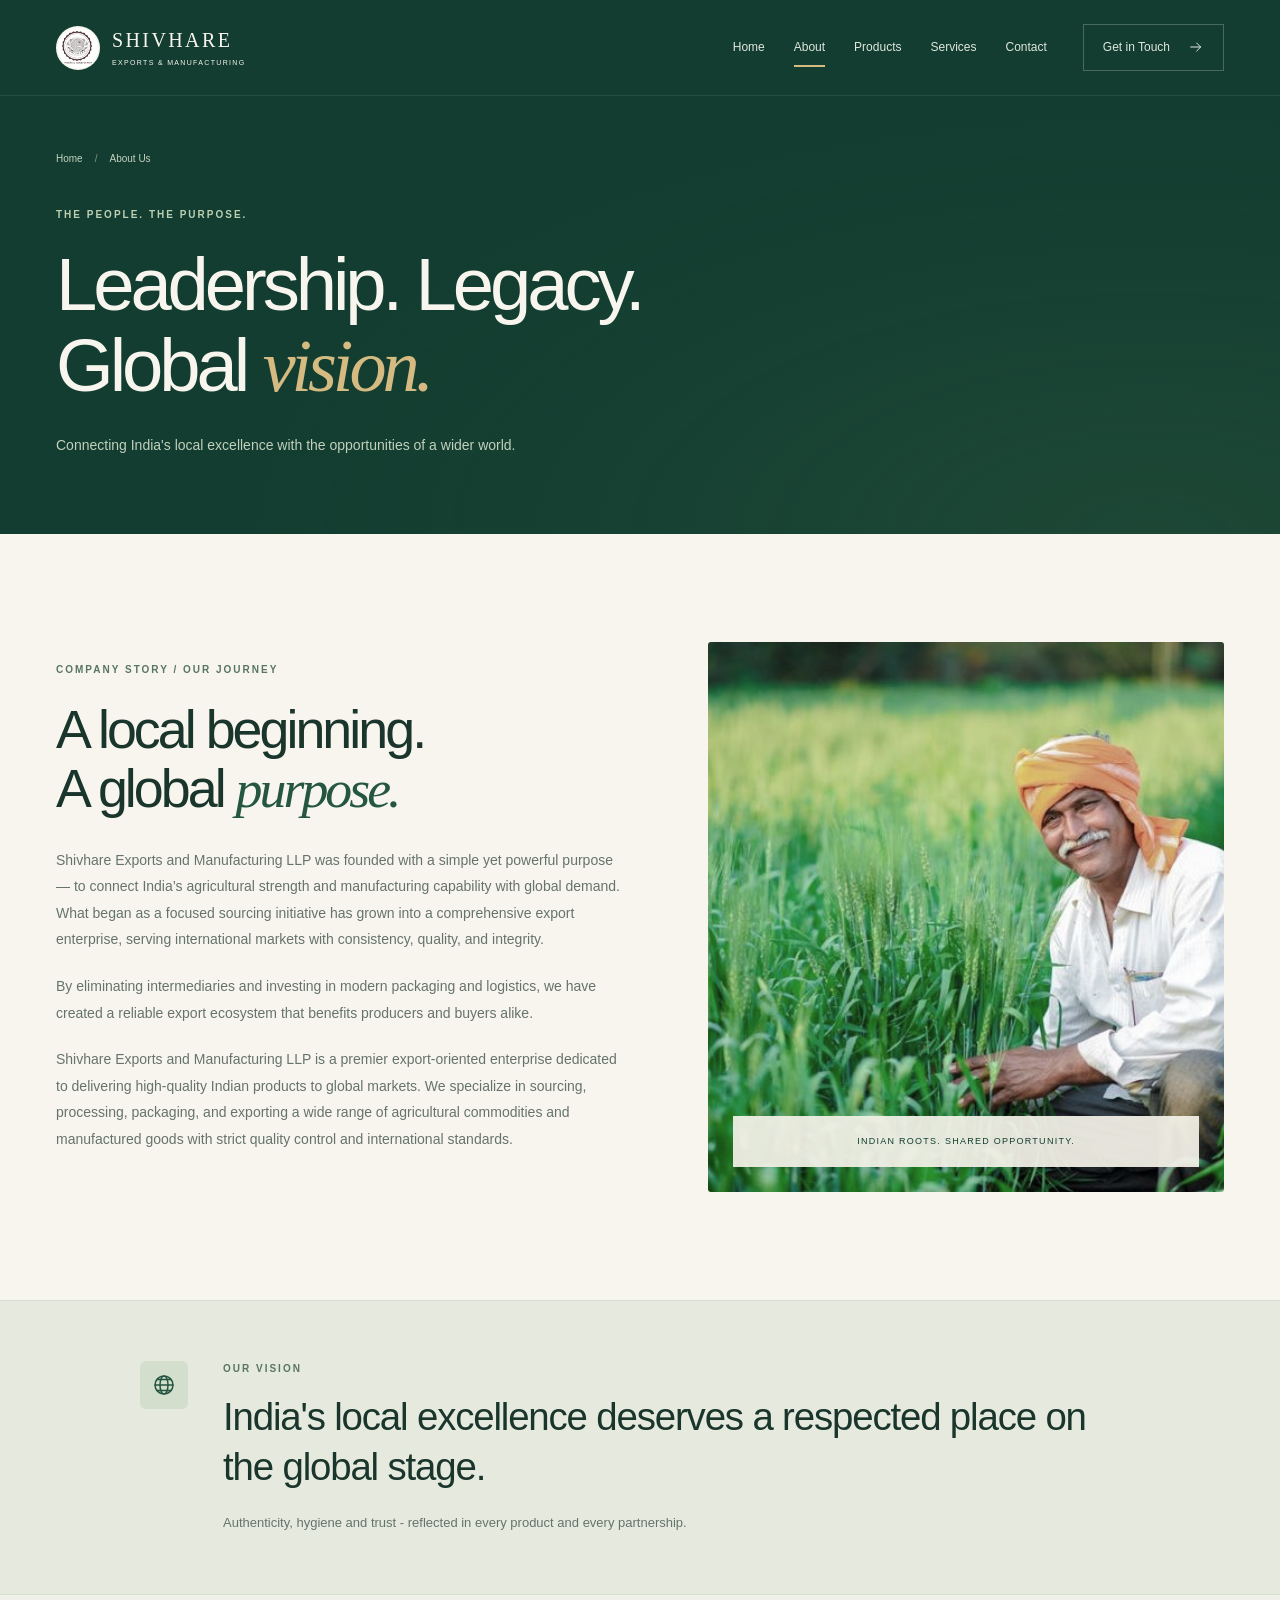
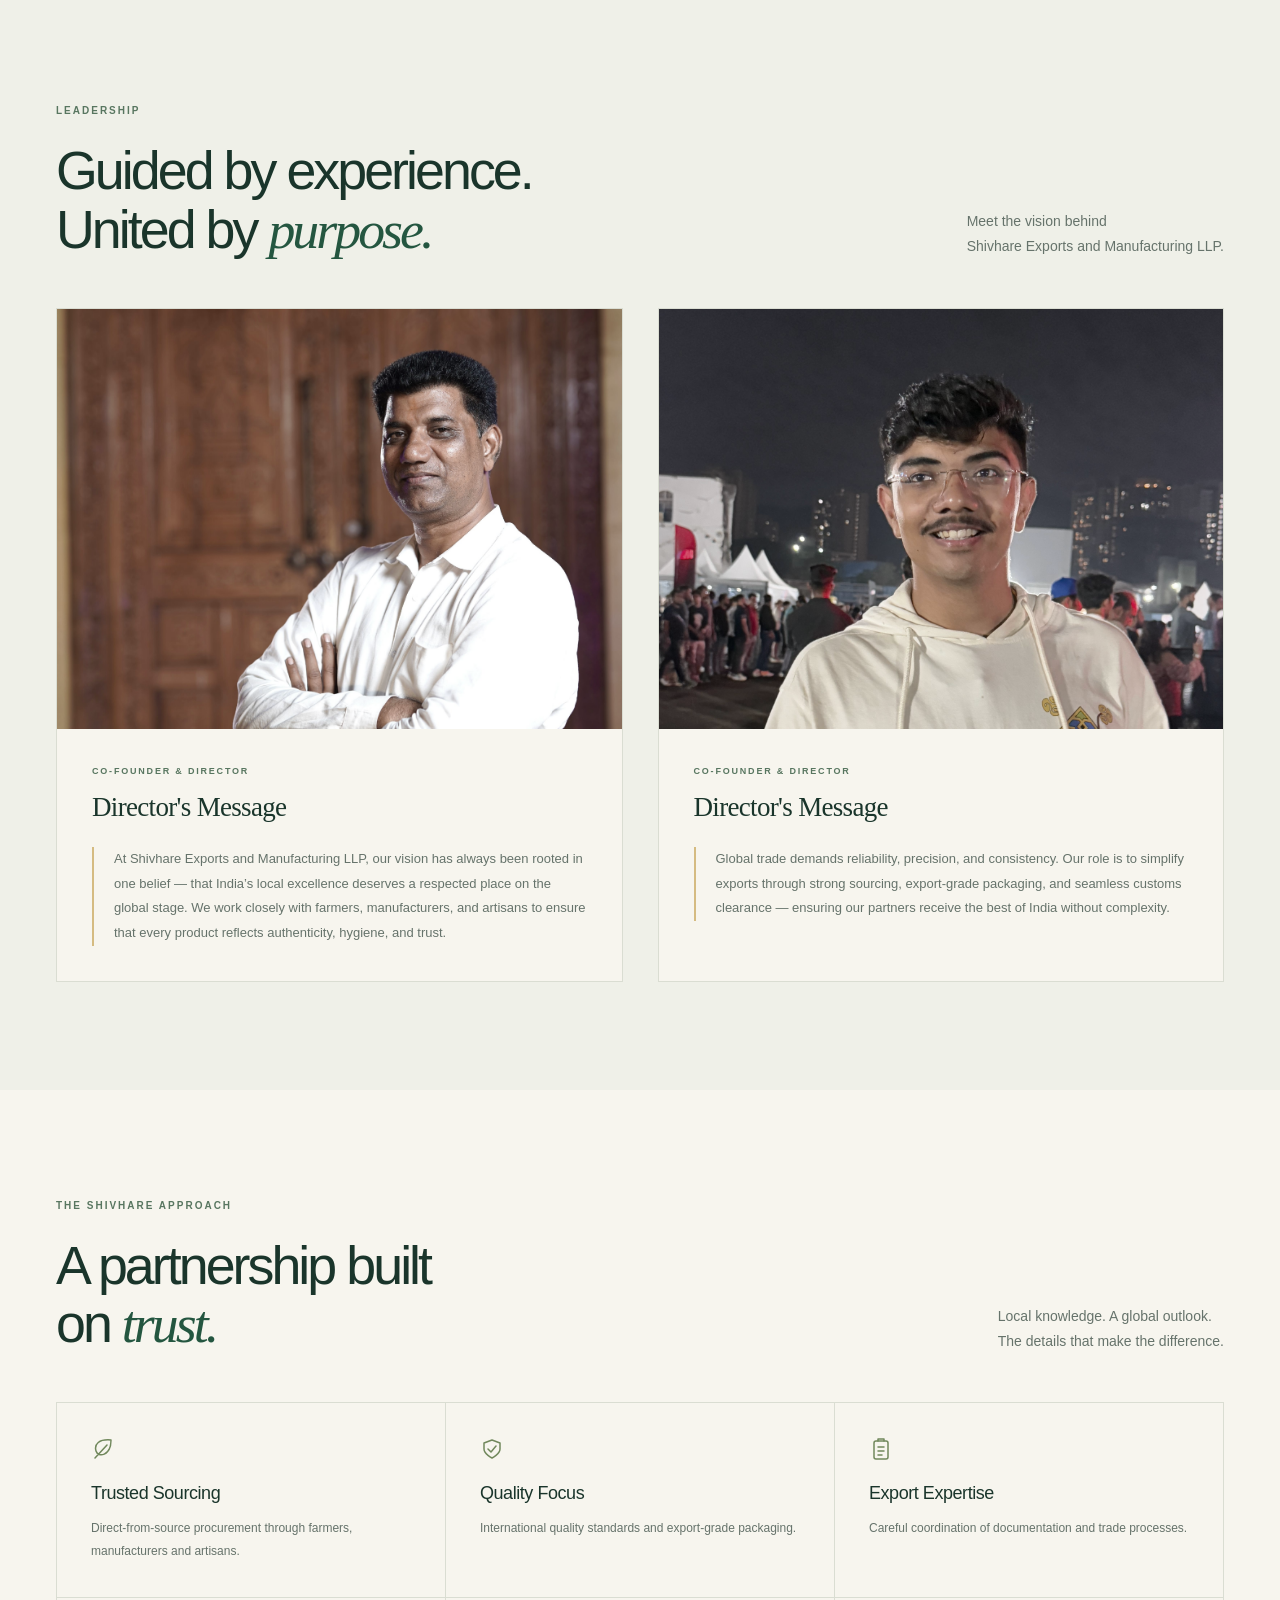
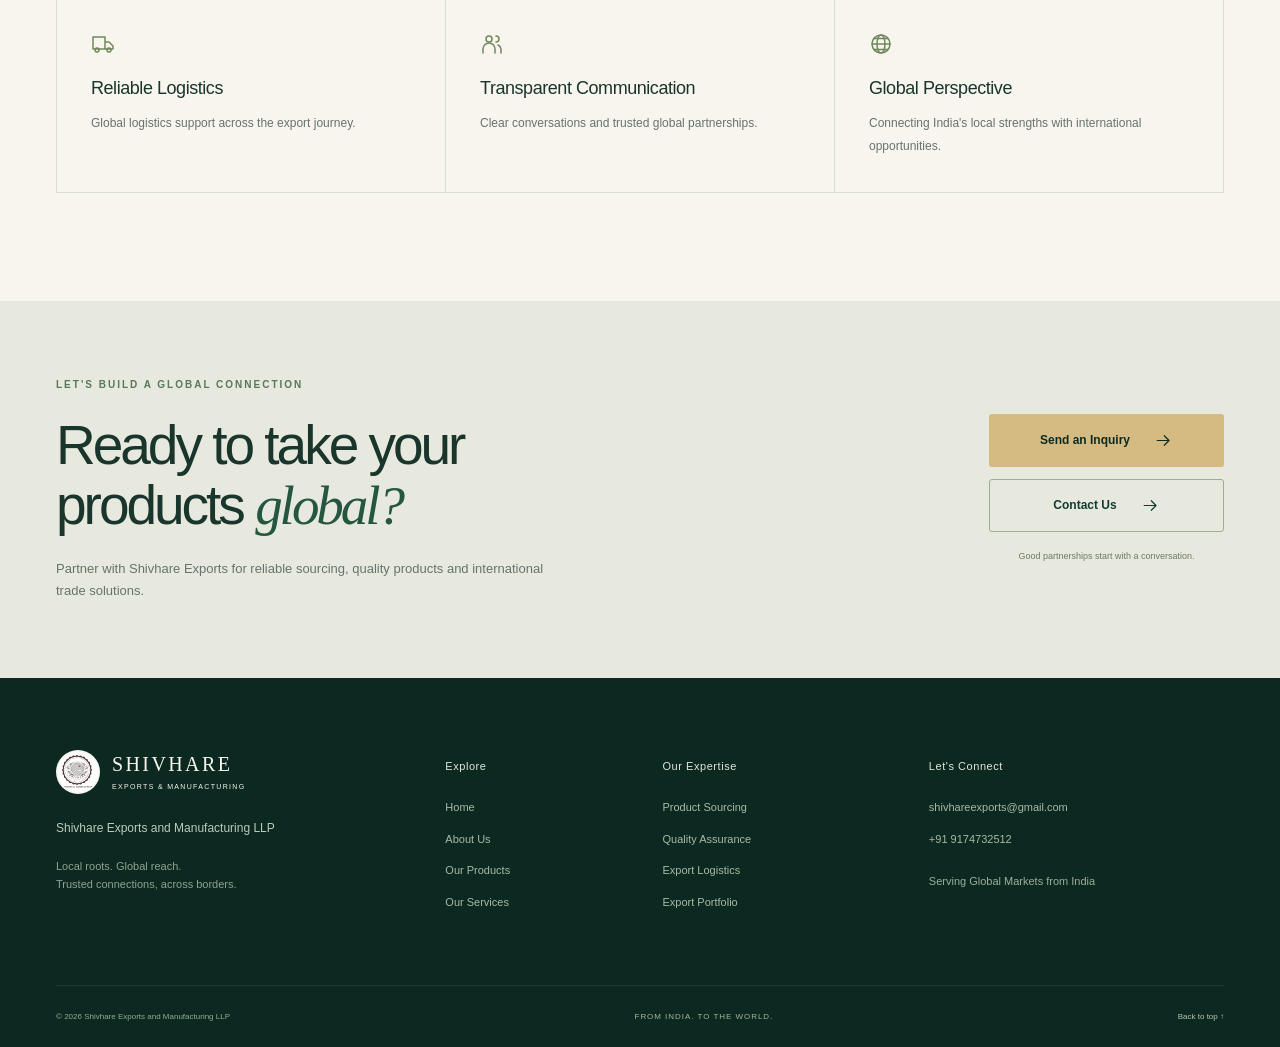
<file: about.html>
<!DOCTYPE html>
<html lang="en">
  <head>
    <meta charset="UTF-8">
    <meta name="viewport" content="width=device-width, initial-scale=1">
    <meta name="theme-color" content="#123d30">
    <title>
      About Us | Shivhare Exports and Manufacturing LLP
    </title>
    <meta name="description" content="Discover the company story, leadership and vision behind Shivhare Exports and Manufacturing LLP. Local roots, global reach.">
    <link rel="icon" href="assets/images/SHIVHARE.svg" type="image/svg+xml">
    <link rel="stylesheet" href="assets/css/style.css">
    <script src="assets/js/script.js" defer>
    </script>
  </head>
  <body id="top" class="page-about">
    <a class="skip-link" href="#main">
      Skip to content
    </a>
    <header class="site-header">
      <div class="container header-inner">
        <a class="brand" href="index.html" aria-label="Shivhare Exports home">
          <img src="assets/images/SHIVHARE.svg" width="44" height="44" alt="">
          <span>
            SHIVHARE
            <span class="brand-sub">
              EXPORTS &amp; MANUFACTURING
            </span>
          </span>
        </a>
        <button class="menu-toggle" type="button" aria-expanded="false" aria-controls="site-navigation" aria-label="Open navigation">
          <span>
          </span>
          <span>
          </span>
        </button>
        <nav class="site-nav" id="site-navigation" aria-label="Main navigation">
          <a href="index.html">
            Home
          </a>
          <a href="about.html" aria-current="page">
            About
          </a>
          <a href="products.html">
            Products
          </a>
          <a href="services.html">
            Services
          </a>
          <a href="#contact">
            Contact
          </a>
          <a href="mailto:shivhareexports@gmail.com" class="nav-cta">
            Get in Touch
            <svg class="icon" viewBox="0 0 24 24" fill="none" stroke="currentColor" stroke-width="1.5" stroke-linecap="round" stroke-linejoin="round" aria-hidden="true">
              <path d="M4 12h15m-6-6 6 6-6 6"/>
            </svg>
          </a>
        </nav>
      </div>
    </header>
    <main id="main">
      <section class="page-hero">
        <div class="container">
          <div class="breadcrumb">
            <a href="index.html">
              Home
            </a>
            <span>
              /
            </span>
            About Us
          </div>
          <span class="eyebrow">
            THE PEOPLE. THE PURPOSE.
          </span>
          <h1>
            Leadership. Legacy.
            <br>
            Global
            <em>
              vision.
            </em>
          </h1>
          <p>
            Connecting India's local excellence with the opportunities of a wider world.
          </p>
        </div>
      </section>
      <section class="section-pad">
        <div class="container story-grid">
          <div>
            <span class="eyebrow">
              COMPANY STORY / OUR JOURNEY
            </span>
            <h2>
              A local beginning.
              <br>
              A global
              <em>
                purpose.
              </em>
            </h2>
            <p>
              Shivhare Exports and Manufacturing LLP was founded with a simple yet powerful purpose — to connect India’s agricultural strength and manufacturing capability with global demand. What began as a focused sourcing initiative has grown into a comprehensive export enterprise, serving international markets with consistency, quality, and integrity.
            </p>
            <p>
              By eliminating intermediaries and investing in modern packaging and logistics, we have created a reliable export ecosystem that benefits producers and buyers alike.
            </p>
            <p>
              Shivhare Exports and Manufacturing LLP is a premier export-oriented enterprise dedicated to delivering high-quality Indian products to global markets. We specialize in sourcing, processing, packaging, and exporting a wide range of agricultural commodities and manufactured goods with strict quality control and international standards.
            </p>
          </div>
          <div class="story-photo">
            <img src="assets/images/indianfarmerbg.jpg" alt="Indian farmland, the foundation of our sourcing story" width="600" height="700" loading="lazy">
            <span>
              INDIAN ROOTS. SHARED OPPORTUNITY.
            </span>
          </div>
        </div>
      </section>
      <section class="vision-section">
        <div class="container vision-inner">
          <span class="icon-tile">
            <svg class="icon" viewBox="0 0 24 24" fill="none" stroke="currentColor" stroke-width="1.5" stroke-linecap="round" stroke-linejoin="round" aria-hidden="true">
              <circle cx="12" cy="12" r="9"/>
              <ellipse cx="12" cy="12" rx="4" ry="9"/>
              <path d="M3 12h18M5 6.5h14M5 17.5h14"/>
            </svg>
          </span>
          <div>
            <span class="eyebrow">
              OUR VISION
            </span>
            <h2>
              India's local excellence deserves a respected place on the global stage.
            </h2>
            <p>
              Authenticity, hygiene and trust - reflected in every product and every partnership.
            </p>
          </div>
        </div>
      </section>
      <section class="leadership-section section-pad">
        <div class="container">
          <div class="section-heading">
            <div>
              <span class="eyebrow">
                LEADERSHIP
              </span>
              <h2>
                Guided by experience.
                <br>
                United by
                <em>
                  purpose.
                </em>
              </h2>
            </div>
            <p>
              Meet the vision behind
              <br>
              Shivhare Exports and Manufacturing LLP.
            </p>
          </div>
          <div class="leadership-grid">
            <article class="director-card">
              <div class="director-photo">
                <img src="assets/images/uncle.jpeg" alt="Portrait of Shivhare Exports co-founder and director 1" width="500" height="600" loading="lazy">
              </div>
              <div class="director-copy">
                <span class="eyebrow">
                  CO-FOUNDER &amp; DIRECTOR
                </span>
                <h3>
                  Director's Message
                </h3>
                <blockquote>
                  <p>
                    At Shivhare Exports and Manufacturing LLP, our vision has always been rooted in one belief — that India’s local excellence deserves a respected place on the global stage. We work closely with farmers, manufacturers, and artisans to ensure that every product reflects authenticity, hygiene, and trust.
                  </p>
                </blockquote>
              </div>
            </article>
            <article class="director-card">
              <div class="director-photo">
                <img src="assets/images/vaibhav.jpeg" alt="Portrait of Shivhare Exports co-founder and director 2" width="500" height="600" loading="lazy">
              </div>
              <div class="director-copy">
                <span class="eyebrow">
                  CO-FOUNDER &amp; DIRECTOR
                </span>
                <h3>
                  Director's Message
                </h3>
                <blockquote>
                  <p>
                    Global trade demands reliability, precision, and consistency. Our role is to simplify exports through strong sourcing, export-grade packaging, and seamless customs clearance — ensuring our partners receive the best of India without complexity.
                  </p>
                </blockquote>
              </div>
            </article>
          </div>
        </div>
      </section>
      <section class="why-section section-pad">
        <div class="container">
          <div class="section-heading">
            <div>
              <span class="eyebrow">
                THE SHIVHARE APPROACH
              </span>
              <h2>
                A partnership built
                <br>
                on
                <em>
                  trust.
                </em>
              </h2>
            </div>
            <p>
              Local knowledge. A global outlook.
              <br>
              The details that make the difference.
            </p>
          </div>
          <div class="why-grid">
            <article class="why-card">
              <svg class="icon" viewBox="0 0 24 24" fill="none" stroke="currentColor" stroke-width="1.5" stroke-linecap="round" stroke-linejoin="round" aria-hidden="true">
                <path d="M20 3C8 2 3 7 5 14c2 7 15 5 15-11ZM4 21 16 8"/>
              </svg>
              <h3>
                Trusted Sourcing
              </h3>
              <p>
                Direct-from-source procurement through farmers, manufacturers and artisans.
              </p>
            </article>
            <article class="why-card">
              <svg class="icon" viewBox="0 0 24 24" fill="none" stroke="currentColor" stroke-width="1.5" stroke-linecap="round" stroke-linejoin="round" aria-hidden="true">
                <path d="m12 3 8 3v6c0 5-8 9-8 9s-8-4-8-9V6l8-3Z M8 12l3 3 5-6"/>
              </svg>
              <h3>
                Quality Focus
              </h3>
              <p>
                International quality standards and export-grade packaging.
              </p>
            </article>
            <article class="why-card">
              <svg class="icon" viewBox="0 0 24 24" fill="none" stroke="currentColor" stroke-width="1.5" stroke-linecap="round" stroke-linejoin="round" aria-hidden="true">
                <rect x="5" y="4" width="14" height="18" rx="2"/>
                <path d="M9 4V2h6v2M9 10h6M9 14h6M9 18h4"/>
              </svg>
              <h3>
                Export Expertise
              </h3>
              <p>
                Careful coordination of documentation and trade processes.
              </p>
            </article>
            <article class="why-card">
              <svg class="icon" viewBox="0 0 24 24" fill="none" stroke="currentColor" stroke-width="1.5" stroke-linecap="round" stroke-linejoin="round" aria-hidden="true">
                <path d="M2 5h12v12H2V5Zm12 5h4l4 4v3h-8"/>
                <circle cx="6" cy="18" r="2"/>
                <circle cx="18" cy="18" r="2"/>
              </svg>
              <h3>
                Reliable Logistics
              </h3>
              <p>
                Global logistics support across the export journey.
              </p>
            </article>
            <article class="why-card">
              <svg class="icon" viewBox="0 0 24 24" fill="none" stroke="currentColor" stroke-width="1.5" stroke-linecap="round" stroke-linejoin="round" aria-hidden="true">
                <circle cx="9" cy="7" r="3"/>
                <path d="M3 21v-4a6 6 0 0 1 12 0v4M16 4a3 3 0 0 1 0 6M18 13a5 5 0 0 1 3 4v4"/>
              </svg>
              <h3>
                Transparent Communication
              </h3>
              <p>
                Clear conversations and trusted global partnerships.
              </p>
            </article>
            <article class="why-card">
              <svg class="icon" viewBox="0 0 24 24" fill="none" stroke="currentColor" stroke-width="1.5" stroke-linecap="round" stroke-linejoin="round" aria-hidden="true">
                <circle cx="12" cy="12" r="9"/>
                <ellipse cx="12" cy="12" rx="4" ry="9"/>
                <path d="M3 12h18M5 6.5h14M5 17.5h14"/>
              </svg>
              <h3>
                Global Perspective
              </h3>
              <p>
                Connecting India's local strengths with international opportunities.
              </p>
            </article>
          </div>
        </div>
      </section>
      <section class="contact-section section-pad" aria-labelledby="contact-heading">
        <div class="container contact-panel">
          <div>
            <span class="eyebrow">
              LET'S BUILD A GLOBAL CONNECTION
            </span>
            <h2 id="contact-heading">
              Ready to take your
              <br>
              products
              <em>
                global?
              </em>
            </h2>
            <p>
              Partner with Shivhare Exports for reliable sourcing, quality products and international trade solutions.
            </p>
          </div>
          <div class="contact-actions">
            <a class="button button-gold" href="mailto:shivhareexports@gmail.com">
              Send an Inquiry
              <svg class="icon" viewBox="0 0 24 24" fill="none" stroke="currentColor" stroke-width="1.5" stroke-linecap="round" stroke-linejoin="round" aria-hidden="true">
                <path d="M4 12h15m-6-6 6 6-6 6"/>
              </svg>
            </a>
            <a class="button button-outline" href="tel:+919174732512">
              Contact Us
              <svg class="icon" viewBox="0 0 24 24" fill="none" stroke="currentColor" stroke-width="1.5" stroke-linecap="round" stroke-linejoin="round" aria-hidden="true">
                <path d="M4 12h15m-6-6 6 6-6 6"/>
              </svg>
            </a>
            <span>
              Good partnerships start with a conversation.
            </span>
          </div>
        </div>
      </section>
    </main>
    <footer class="site-footer" id="contact">
      <div class="container">
        <div class="footer-grid">
          <div class="footer-brand">
            <a class="brand" href="index.html">
              <img src="assets/images/SHIVHARE.svg" width="44" height="44" alt="">
              <span>
                SHIVHARE
                <span class="brand-sub">
                  EXPORTS &amp; MANUFACTURING
                </span>
              </span>
            </a>
            <p>
              Shivhare Exports and Manufacturing LLP
            </p>
            <p class="footer-tagline">
              Local roots. Global reach.
              <br>
              Trusted connections, across borders.
            </p>
          </div>
          <div>
            <h2>
              Explore
            </h2>
            <a href="index.html">
              Home
            </a>
            <a href="about.html">
              About Us
            </a>
            <a href="products.html">
              Our Products
            </a>
            <a href="services.html">
              Our Services
            </a>
          </div>
          <div>
            <h2>
              Our Expertise
            </h2>
            <a href="services.html#sourcing">
              Product Sourcing
            </a>
            <a href="services.html#quality">
              Quality Assurance
            </a>
            <a href="services.html#logistics">
              Export Logistics
            </a>
            <a href="products.html">
              Export Portfolio
            </a>
          </div>
          <div class="footer-contact">
            <h2>
              Let's Connect
            </h2>
            <a href="mailto:shivhareexports@gmail.com">
              shivhareexports@gmail.com
            </a>
            <a href="tel:+919174732512">
              +91 9174732512
            </a>
            <p>
              Serving Global Markets from India
            </p>
          </div>
        </div>
        <div class="footer-bottom">
          <p>
            ©
            <span data-year>
              2026
            </span>
            Shivhare Exports and Manufacturing LLP
          </p>
          <span>
            FROM INDIA. TO THE WORLD.
          </span>
          <a href="#top">
            Back to top ↑
          </a>
        </div>
      </div>
    </footer>
  </body>
</html>
</file>
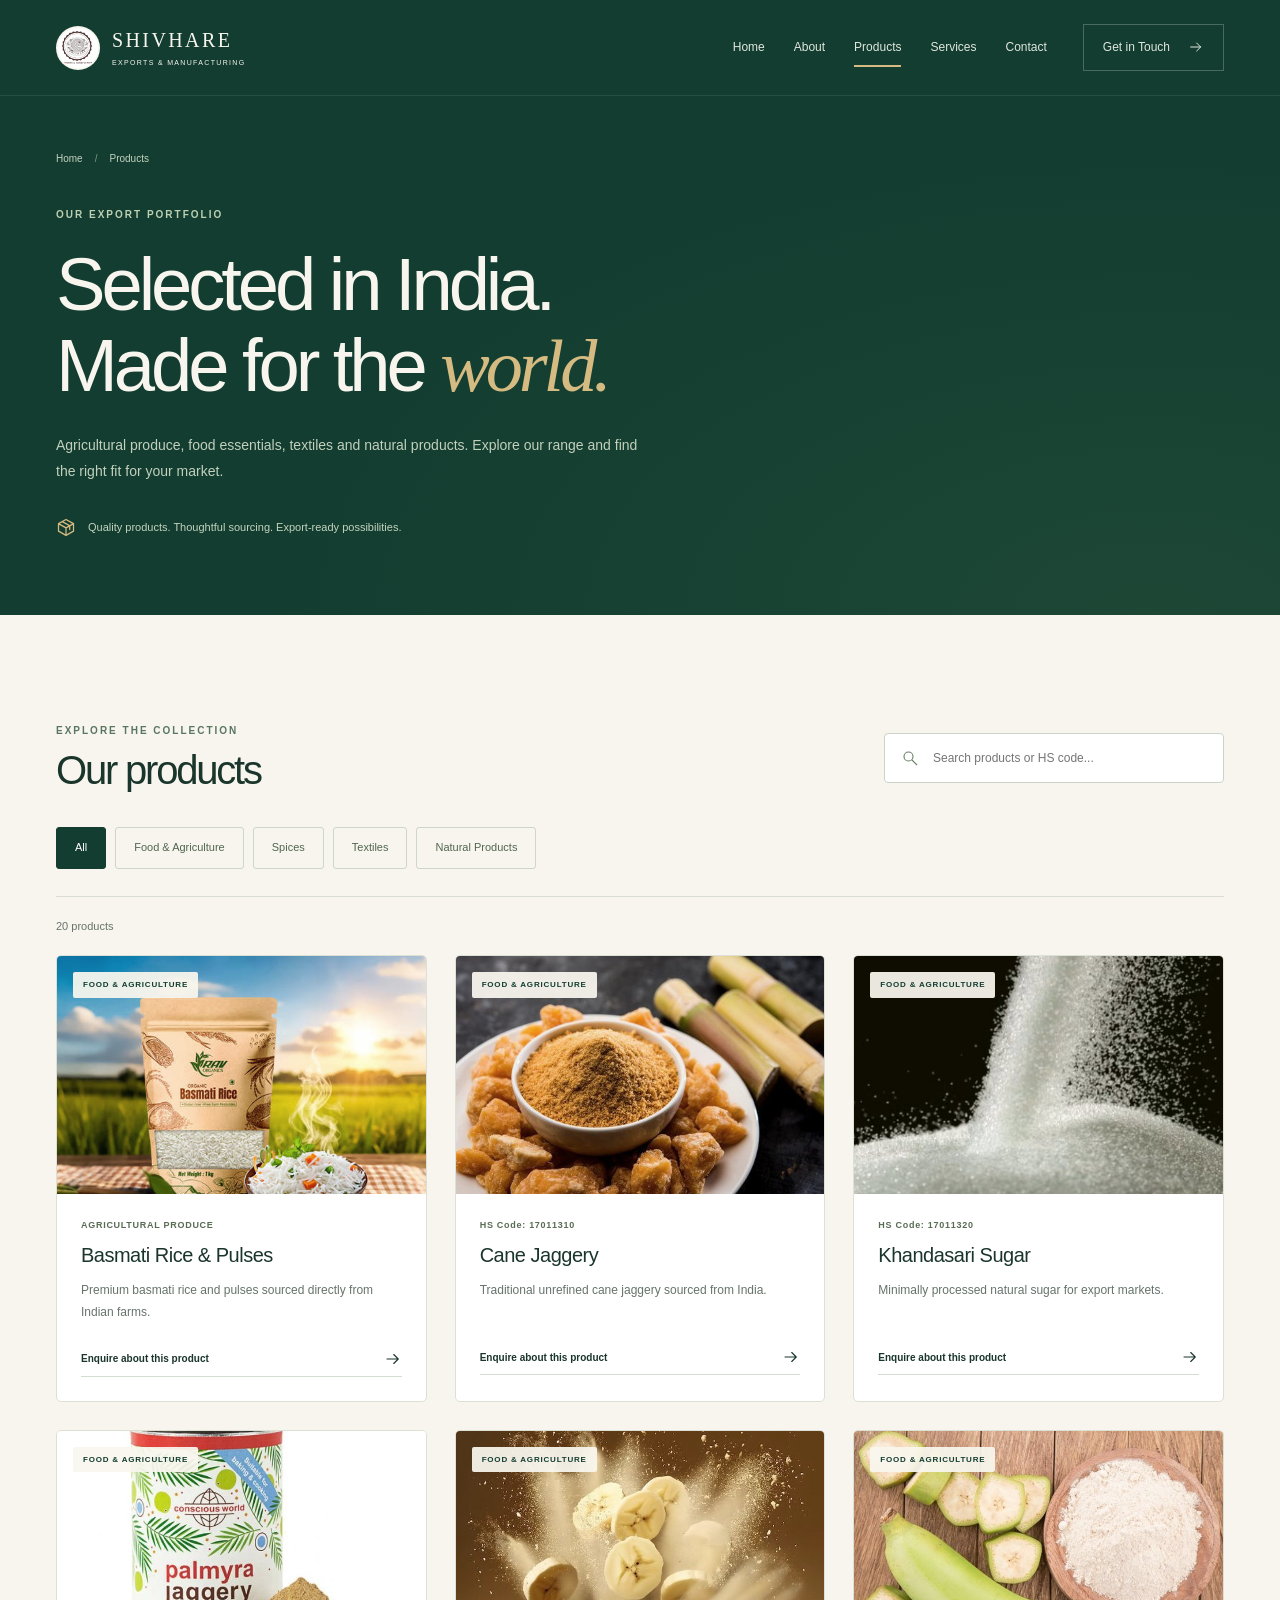
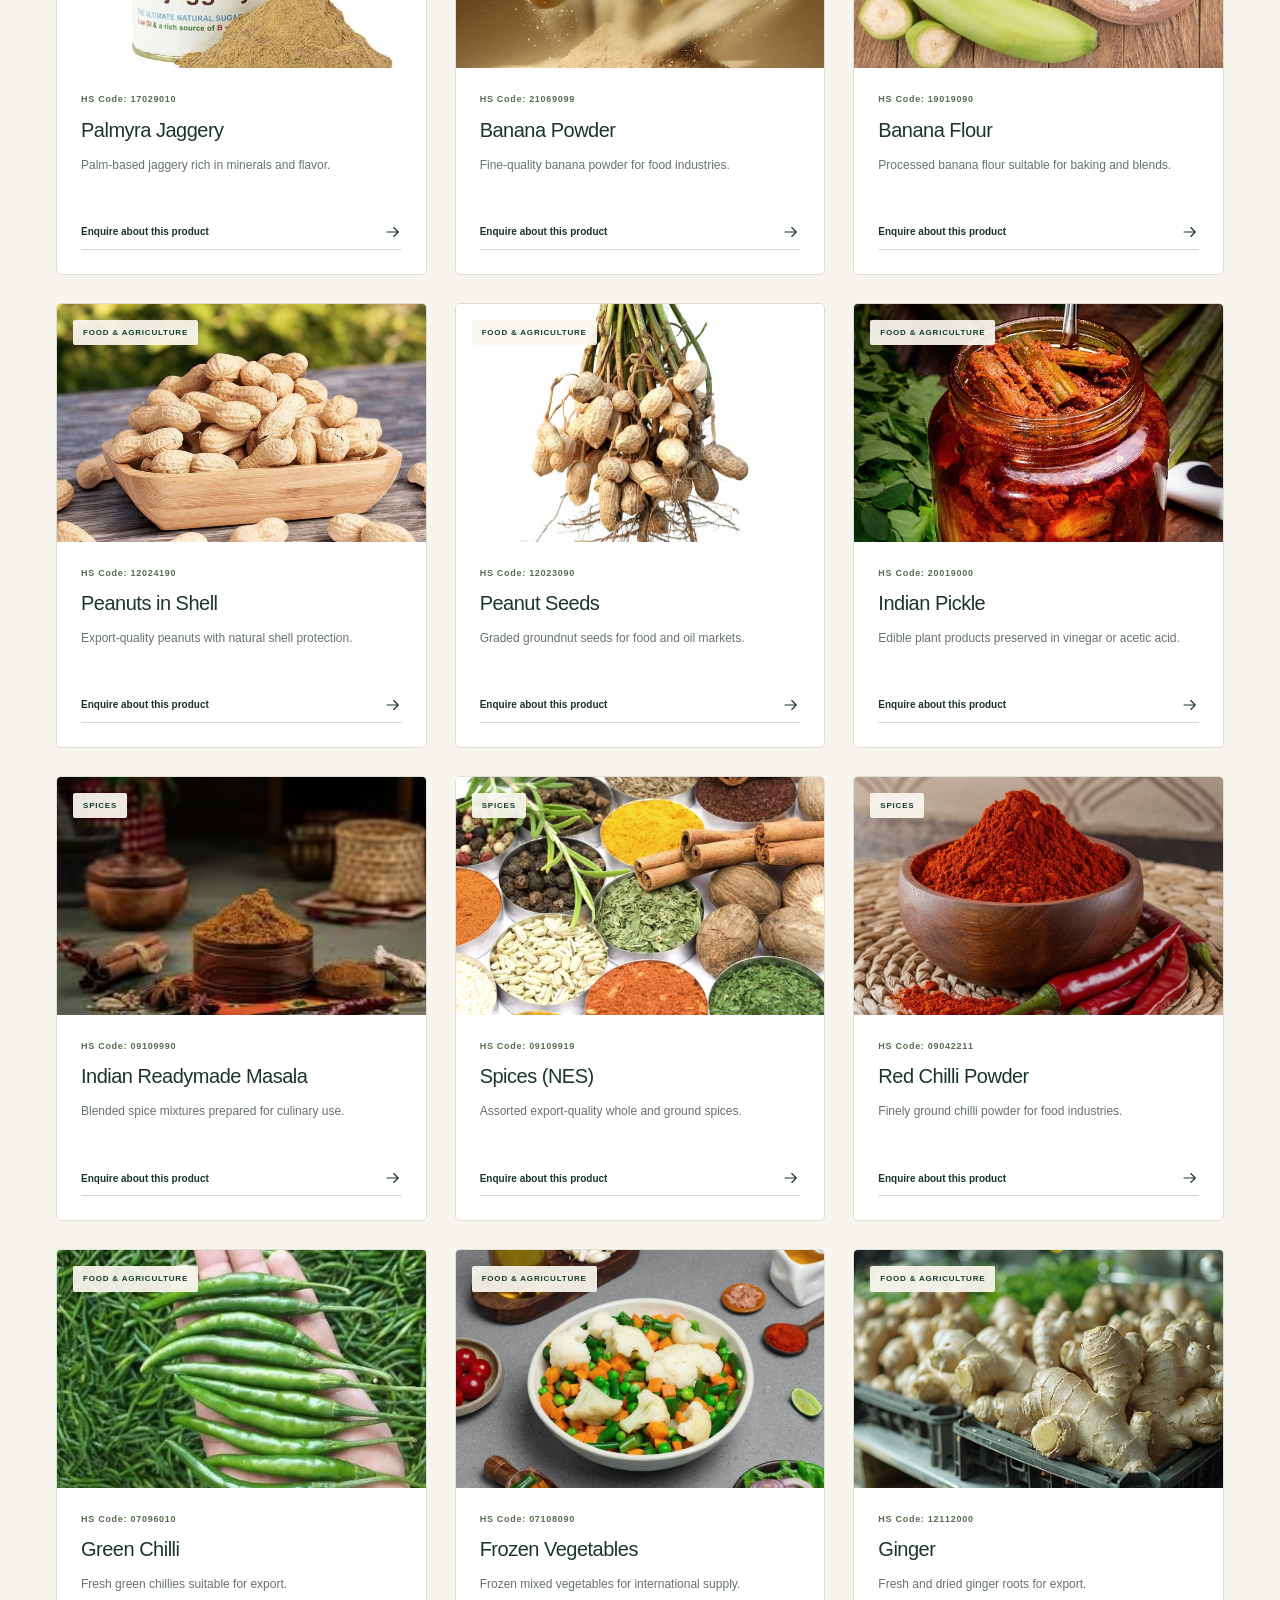
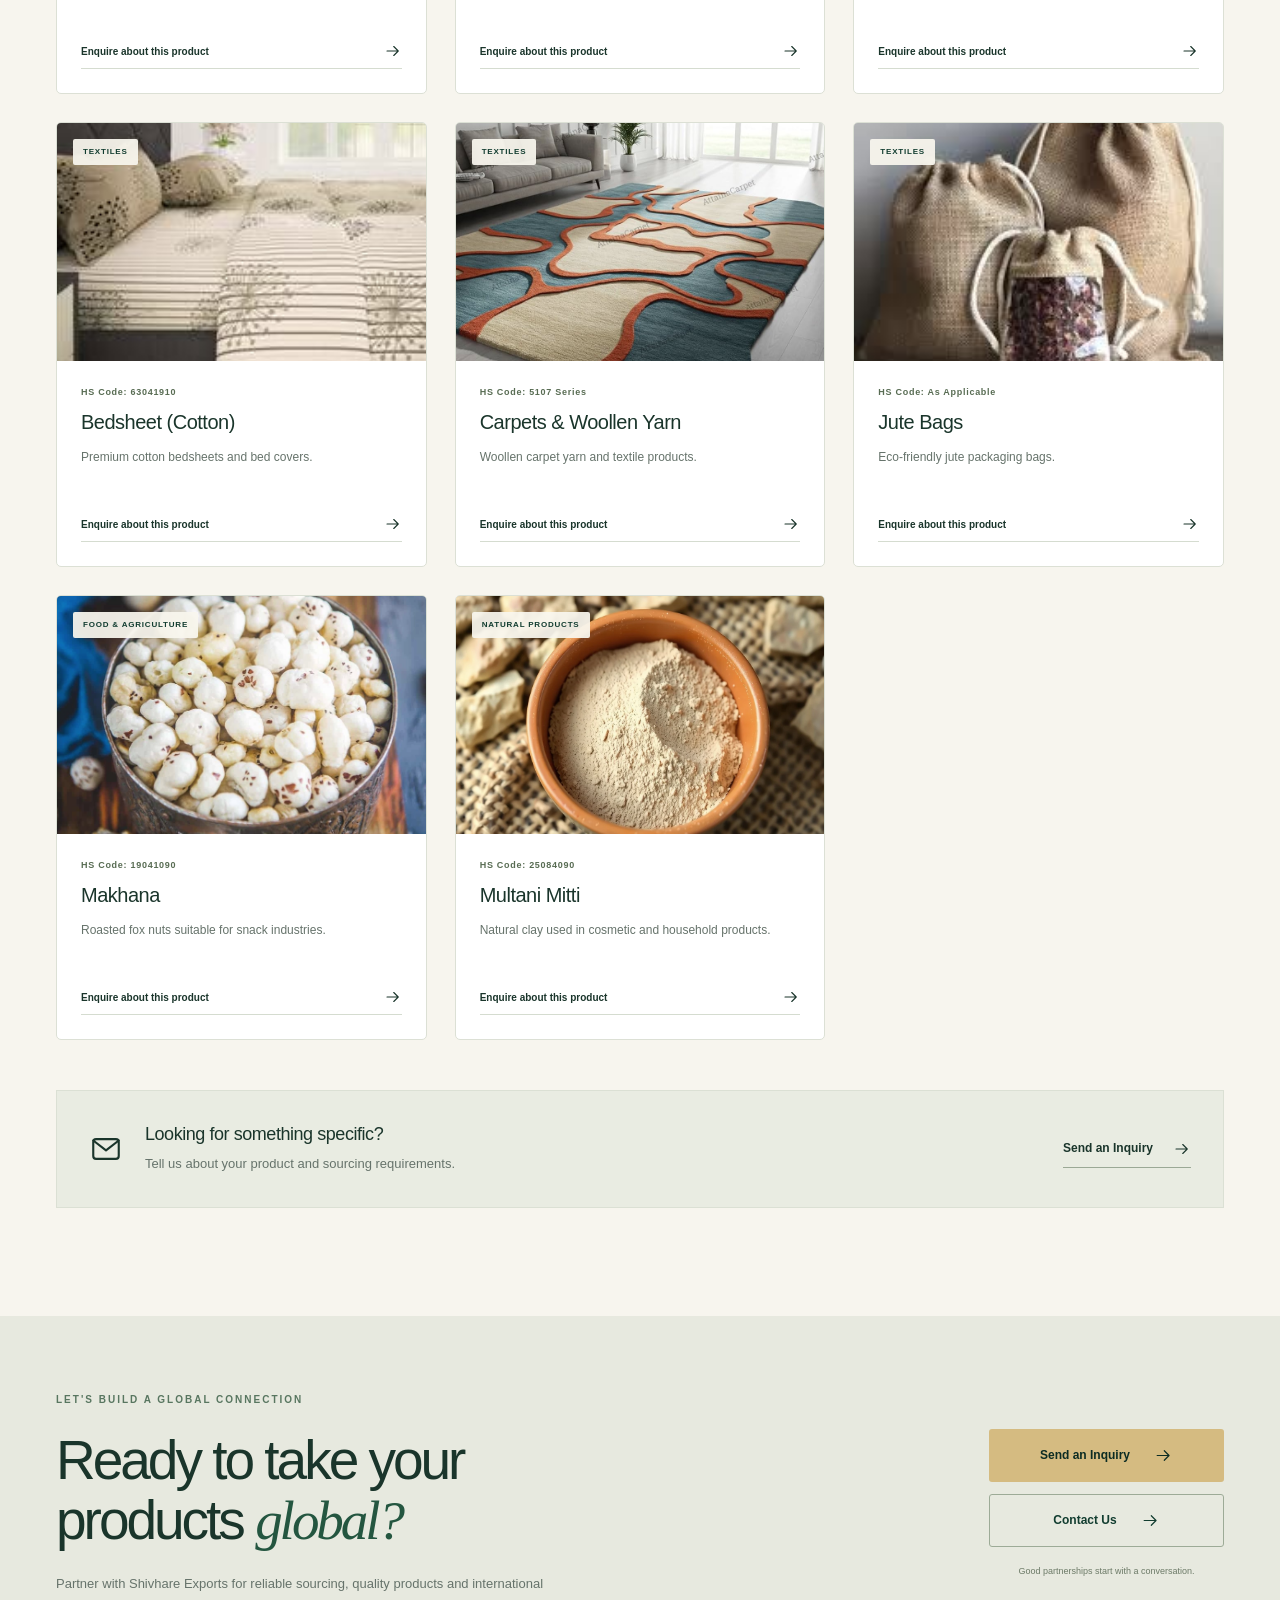
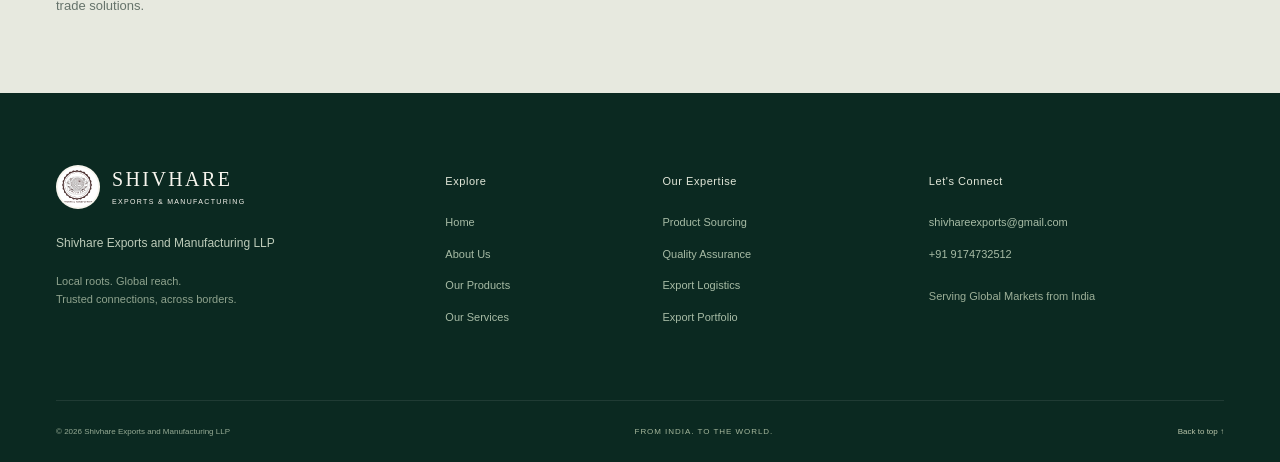
<file: products.html>
<!DOCTYPE html>
<html lang="en">
  <head>
    <meta charset="UTF-8">
    <meta name="viewport" content="width=device-width, initial-scale=1">
    <meta name="theme-color" content="#123d30">
    <title>
      Export Products | Shivhare Exports and Manufacturing LLP
    </title>
    <meta name="description" content="Explore Indian agricultural products, spices, jaggery, textiles and natural products. Search the Shivhare Exports portfolio by product or HS code.">
    <link rel="icon" href="assets/images/SHIVHARE.svg" type="image/svg+xml">
    <link rel="stylesheet" href="assets/css/style.css">
    <script src="assets/js/script.js" defer>
    </script>
  </head>
  <body id="top" class="page-products">
    <a class="skip-link" href="#main">
      Skip to content
    </a>
    <header class="site-header">
      <div class="container header-inner">
        <a class="brand" href="index.html" aria-label="Shivhare Exports home">
          <img src="assets/images/SHIVHARE.svg" width="44" height="44" alt="">
          <span>
            SHIVHARE
            <span class="brand-sub">
              EXPORTS &amp; MANUFACTURING
            </span>
          </span>
        </a>
        <button class="menu-toggle" type="button" aria-expanded="false" aria-controls="site-navigation" aria-label="Open navigation">
          <span>
          </span>
          <span>
          </span>
        </button>
        <nav class="site-nav" id="site-navigation" aria-label="Main navigation">
          <a href="index.html">
            Home
          </a>
          <a href="about.html">
            About
          </a>
          <a href="products.html" aria-current="page">
            Products
          </a>
          <a href="services.html">
            Services
          </a>
          <a href="#contact">
            Contact
          </a>
          <a href="mailto:shivhareexports@gmail.com" class="nav-cta">
            Get in Touch
            <svg class="icon" viewBox="0 0 24 24" fill="none" stroke="currentColor" stroke-width="1.5" stroke-linecap="round" stroke-linejoin="round" aria-hidden="true">
              <path d="M4 12h15m-6-6 6 6-6 6"/>
            </svg>
          </a>
        </nav>
      </div>
    </header>
    <main id="main">
      <section class="page-hero">
        <div class="container">
          <div class="breadcrumb">
            <a href="index.html">
              Home
            </a>
            <span>
              /
            </span>
            Products
          </div>
          <span class="eyebrow">
            OUR EXPORT PORTFOLIO
          </span>
          <h1>
            Selected in India.
            <br>
            Made for the
            <em>
              world.
            </em>
          </h1>
          <p>
            Agricultural produce, food essentials, textiles and natural products. Explore our range and find the right fit for your market.
          </p>
          <div class="page-hero-note">
            <svg class="icon" viewBox="0 0 24 24" fill="none" stroke="currentColor" stroke-width="1.5" stroke-linecap="round" stroke-linejoin="round" aria-hidden="true">
              <path d="m12 3 9 5v9l-9 5-9-5V8l9-5Z M3 8l9 5 9-5 M12 13v9 M7.5 5.5l9 5V15"/>
            </svg>
            Quality products. Thoughtful sourcing. Export-ready possibilities.
          </div>
        </div>
      </section>
      <section class="catalog-section section-pad">
        <div class="container">
          <div class="catalog-toolbar">
            <div>
              <span class="eyebrow">
                EXPLORE THE COLLECTION
              </span>
              <h2>
                Our products
              </h2>
            </div>
            <label class="search-field">
              <svg class="icon" viewBox="0 0 24 24" fill="none" stroke="currentColor" stroke-width="1.5" stroke-linecap="round" stroke-linejoin="round" aria-hidden="true">
                <circle cx="10" cy="10" r="6"/>
                <path d="m15 15 6 6"/>
              </svg>
              <span class="visually-hidden">
                Search products by name, description or HS code
              </span>
              <input id="product-search" type="search" placeholder="Search products or HS code..." autocomplete="off">
            </label>
          </div>
          <div class="filter-row" role="group" aria-label="Filter products by category">
            <button type="button" class="filter-button" data-filter="All" aria-pressed="true">
              All
            </button>
            <button type="button" class="filter-button" data-filter="Food &amp; Agriculture" aria-pressed="false">
              Food &amp; Agriculture
            </button>
            <button type="button" class="filter-button" data-filter="Spices" aria-pressed="false">
              Spices
            </button>
            <button type="button" class="filter-button" data-filter="Textiles" aria-pressed="false">
              Textiles
            </button>
            <button type="button" class="filter-button" data-filter="Natural Products" aria-pressed="false">
              Natural Products
            </button>
          </div>
          <p class="results-count" role="status" aria-live="polite" aria-atomic="true">
            <span id="product-count">
              20 products
            </span>
          </p>
          <div class="product-grid" id="product-catalog">
            <article class="product-card" data-category="Food &amp; Agriculture" data-search="basmati rice &amp; pulses premium basmati rice and pulses sourced directly from indian farms. ">
              <div class="product-image">
                <img src="assets/images/basmatipd.jpg" alt="Basmati Rice &amp; Pulses" loading="lazy" decoding="async" width="600" height="450">
                <span class="product-category-label">
                  Food &amp; Agriculture
                </span>
              </div>
              <div class="product-copy">
                <span class="hs-code">
                  AGRICULTURAL PRODUCE
                </span>
                <h3>
                  Basmati Rice &amp; Pulses
                </h3>
                <p>
                  Premium basmati rice and pulses sourced directly from Indian farms.
                </p>
                <a class="text-link" href="mailto:shivhareexports@gmail.com?subject=Basmati%20Rice%20%26%20Pulses">
                  Enquire about this product
                  <svg class="icon" viewBox="0 0 24 24" fill="none" stroke="currentColor" stroke-width="1.5" stroke-linecap="round" stroke-linejoin="round" aria-hidden="true">
                    <path d="M4 12h15m-6-6 6 6-6 6"/>
                  </svg>
                </a>
              </div>
            </article>
            <article class="product-card" data-category="Food &amp; Agriculture" data-search="cane jaggery traditional unrefined cane jaggery sourced from india. hs code: 17011310">
              <div class="product-image">
                <img src="assets/images/Cane jaggery.jpg" alt="Cane Jaggery" loading="lazy" decoding="async" width="600" height="450">
                <span class="product-category-label">
                  Food &amp; Agriculture
                </span>
              </div>
              <div class="product-copy">
                <span class="hs-code">
                  HS Code: 17011310
                </span>
                <h3>
                  Cane Jaggery
                </h3>
                <p>
                  Traditional unrefined cane jaggery sourced from India.
                </p>
                <a class="text-link" href="mailto:shivhareexports@gmail.com?subject=Cane%20Jaggery">
                  Enquire about this product
                  <svg class="icon" viewBox="0 0 24 24" fill="none" stroke="currentColor" stroke-width="1.5" stroke-linecap="round" stroke-linejoin="round" aria-hidden="true">
                    <path d="M4 12h15m-6-6 6 6-6 6"/>
                  </svg>
                </a>
              </div>
            </article>
            <article class="product-card" data-category="Food &amp; Agriculture" data-search="khandasari sugar minimally processed natural sugar for export markets. hs code: 17011320">
              <div class="product-image">
                <img src="assets/images/Khandasari Sugar.jpg" alt="Khandasari Sugar" loading="lazy" decoding="async" width="600" height="450">
                <span class="product-category-label">
                  Food &amp; Agriculture
                </span>
              </div>
              <div class="product-copy">
                <span class="hs-code">
                  HS Code: 17011320
                </span>
                <h3>
                  Khandasari Sugar
                </h3>
                <p>
                  Minimally processed natural sugar for export markets.
                </p>
                <a class="text-link" href="mailto:shivhareexports@gmail.com?subject=Khandasari%20Sugar">
                  Enquire about this product
                  <svg class="icon" viewBox="0 0 24 24" fill="none" stroke="currentColor" stroke-width="1.5" stroke-linecap="round" stroke-linejoin="round" aria-hidden="true">
                    <path d="M4 12h15m-6-6 6 6-6 6"/>
                  </svg>
                </a>
              </div>
            </article>
            <article class="product-card" data-category="Food &amp; Agriculture" data-search="palmyra jaggery palm-based jaggery rich in minerals and flavor. hs code: 17029010">
              <div class="product-image">
                <img src="assets/images/palmyraj.jpg" alt="Palmyra Jaggery" loading="lazy" decoding="async" width="600" height="450">
                <span class="product-category-label">
                  Food &amp; Agriculture
                </span>
              </div>
              <div class="product-copy">
                <span class="hs-code">
                  HS Code: 17029010
                </span>
                <h3>
                  Palmyra Jaggery
                </h3>
                <p>
                  Palm-based jaggery rich in minerals and flavor.
                </p>
                <a class="text-link" href="mailto:shivhareexports@gmail.com?subject=Palmyra%20Jaggery">
                  Enquire about this product
                  <svg class="icon" viewBox="0 0 24 24" fill="none" stroke="currentColor" stroke-width="1.5" stroke-linecap="round" stroke-linejoin="round" aria-hidden="true">
                    <path d="M4 12h15m-6-6 6 6-6 6"/>
                  </svg>
                </a>
              </div>
            </article>
            <article class="product-card" data-category="Food &amp; Agriculture" data-search="banana powder fine-quality banana powder for food industries. hs code: 21069099">
              <div class="product-image">
                <img src="assets/images/banana powder.jpg" alt="Banana Powder" loading="lazy" decoding="async" width="600" height="450">
                <span class="product-category-label">
                  Food &amp; Agriculture
                </span>
              </div>
              <div class="product-copy">
                <span class="hs-code">
                  HS Code: 21069099
                </span>
                <h3>
                  Banana Powder
                </h3>
                <p>
                  Fine-quality banana powder for food industries.
                </p>
                <a class="text-link" href="mailto:shivhareexports@gmail.com?subject=Banana%20Powder">
                  Enquire about this product
                  <svg class="icon" viewBox="0 0 24 24" fill="none" stroke="currentColor" stroke-width="1.5" stroke-linecap="round" stroke-linejoin="round" aria-hidden="true">
                    <path d="M4 12h15m-6-6 6 6-6 6"/>
                  </svg>
                </a>
              </div>
            </article>
            <article class="product-card" data-category="Food &amp; Agriculture" data-search="banana flour processed banana flour suitable for baking and blends. hs code: 19019090">
              <div class="product-image">
                <img src="assets/images/bananaflour.jpg" alt="Banana Flour" loading="lazy" decoding="async" width="600" height="450">
                <span class="product-category-label">
                  Food &amp; Agriculture
                </span>
              </div>
              <div class="product-copy">
                <span class="hs-code">
                  HS Code: 19019090
                </span>
                <h3>
                  Banana Flour
                </h3>
                <p>
                  Processed banana flour suitable for baking and blends.
                </p>
                <a class="text-link" href="mailto:shivhareexports@gmail.com?subject=Banana%20Flour">
                  Enquire about this product
                  <svg class="icon" viewBox="0 0 24 24" fill="none" stroke="currentColor" stroke-width="1.5" stroke-linecap="round" stroke-linejoin="round" aria-hidden="true">
                    <path d="M4 12h15m-6-6 6 6-6 6"/>
                  </svg>
                </a>
              </div>
            </article>
            <article class="product-card" data-category="Food &amp; Agriculture" data-search="peanuts in shell export-quality peanuts with natural shell protection. hs code: 12024190">
              <div class="product-image">
                <img src="assets/images/peanut shells.jpg" alt="Peanuts in Shell" loading="lazy" decoding="async" width="600" height="450">
                <span class="product-category-label">
                  Food &amp; Agriculture
                </span>
              </div>
              <div class="product-copy">
                <span class="hs-code">
                  HS Code: 12024190
                </span>
                <h3>
                  Peanuts in Shell
                </h3>
                <p>
                  Export-quality peanuts with natural shell protection.
                </p>
                <a class="text-link" href="mailto:shivhareexports@gmail.com?subject=Peanuts%20in%20Shell">
                  Enquire about this product
                  <svg class="icon" viewBox="0 0 24 24" fill="none" stroke="currentColor" stroke-width="1.5" stroke-linecap="round" stroke-linejoin="round" aria-hidden="true">
                    <path d="M4 12h15m-6-6 6 6-6 6"/>
                  </svg>
                </a>
              </div>
            </article>
            <article class="product-card" data-category="Food &amp; Agriculture" data-search="peanut seeds graded groundnut seeds for food and oil markets. hs code: 12023090">
              <div class="product-image">
                <img src="assets/images/peanuts seeds.jpg" alt="Peanut Seeds" loading="lazy" decoding="async" width="600" height="450">
                <span class="product-category-label">
                  Food &amp; Agriculture
                </span>
              </div>
              <div class="product-copy">
                <span class="hs-code">
                  HS Code: 12023090
                </span>
                <h3>
                  Peanut Seeds
                </h3>
                <p>
                  Graded groundnut seeds for food and oil markets.
                </p>
                <a class="text-link" href="mailto:shivhareexports@gmail.com?subject=Peanut%20Seeds">
                  Enquire about this product
                  <svg class="icon" viewBox="0 0 24 24" fill="none" stroke="currentColor" stroke-width="1.5" stroke-linecap="round" stroke-linejoin="round" aria-hidden="true">
                    <path d="M4 12h15m-6-6 6 6-6 6"/>
                  </svg>
                </a>
              </div>
            </article>
            <article class="product-card" data-category="Food &amp; Agriculture" data-search="indian pickle edible plant products preserved in vinegar or acetic acid. hs code: 20019000">
              <div class="product-image">
                <img src="assets/images/Drumstic_pickles_pd.jpg" alt="Indian Pickle" loading="lazy" decoding="async" width="600" height="450">
                <span class="product-category-label">
                  Food &amp; Agriculture
                </span>
              </div>
              <div class="product-copy">
                <span class="hs-code">
                  HS Code: 20019000
                </span>
                <h3>
                  Indian Pickle
                </h3>
                <p>
                  Edible plant products preserved in vinegar or acetic acid.
                </p>
                <a class="text-link" href="mailto:shivhareexports@gmail.com?subject=Indian%20Pickle">
                  Enquire about this product
                  <svg class="icon" viewBox="0 0 24 24" fill="none" stroke="currentColor" stroke-width="1.5" stroke-linecap="round" stroke-linejoin="round" aria-hidden="true">
                    <path d="M4 12h15m-6-6 6 6-6 6"/>
                  </svg>
                </a>
              </div>
            </article>
            <article class="product-card" data-category="Spices" data-search="indian readymade masala blended spice mixtures prepared for culinary use. hs code: 09109990">
              <div class="product-image">
                <img src="assets/images/readymademasala.avif" alt="Indian Readymade Masala" loading="lazy" decoding="async" width="600" height="450">
                <span class="product-category-label">
                  Spices
                </span>
              </div>
              <div class="product-copy">
                <span class="hs-code">
                  HS Code: 09109990
                </span>
                <h3>
                  Indian Readymade Masala
                </h3>
                <p>
                  Blended spice mixtures prepared for culinary use.
                </p>
                <a class="text-link" href="mailto:shivhareexports@gmail.com?subject=Indian%20Readymade%20Masala">
                  Enquire about this product
                  <svg class="icon" viewBox="0 0 24 24" fill="none" stroke="currentColor" stroke-width="1.5" stroke-linecap="round" stroke-linejoin="round" aria-hidden="true">
                    <path d="M4 12h15m-6-6 6 6-6 6"/>
                  </svg>
                </a>
              </div>
            </article>
            <article class="product-card" data-category="Spices" data-search="spices (nes) assorted export-quality whole and ground spices. hs code: 09109919">
              <div class="product-image">
                <img src="assets/images/indian-spices-174.jpg" alt="Spices (NES)" loading="lazy" decoding="async" width="600" height="450">
                <span class="product-category-label">
                  Spices
                </span>
              </div>
              <div class="product-copy">
                <span class="hs-code">
                  HS Code: 09109919
                </span>
                <h3>
                  Spices (NES)
                </h3>
                <p>
                  Assorted export-quality whole and ground spices.
                </p>
                <a class="text-link" href="mailto:shivhareexports@gmail.com?subject=Spices%20(NES)">
                  Enquire about this product
                  <svg class="icon" viewBox="0 0 24 24" fill="none" stroke="currentColor" stroke-width="1.5" stroke-linecap="round" stroke-linejoin="round" aria-hidden="true">
                    <path d="M4 12h15m-6-6 6 6-6 6"/>
                  </svg>
                </a>
              </div>
            </article>
            <article class="product-card" data-category="Spices" data-search="red chilli powder finely ground chilli powder for food industries. hs code: 09042211">
              <div class="product-image">
                <img src="assets/images/kashmiri-red-chilli-powder-454.jpg" alt="Red Chilli Powder" loading="lazy" decoding="async" width="600" height="450">
                <span class="product-category-label">
                  Spices
                </span>
              </div>
              <div class="product-copy">
                <span class="hs-code">
                  HS Code: 09042211
                </span>
                <h3>
                  Red Chilli Powder
                </h3>
                <p>
                  Finely ground chilli powder for food industries.
                </p>
                <a class="text-link" href="mailto:shivhareexports@gmail.com?subject=Red%20Chilli%20Powder">
                  Enquire about this product
                  <svg class="icon" viewBox="0 0 24 24" fill="none" stroke="currentColor" stroke-width="1.5" stroke-linecap="round" stroke-linejoin="round" aria-hidden="true">
                    <path d="M4 12h15m-6-6 6 6-6 6"/>
                  </svg>
                </a>
              </div>
            </article>
            <article class="product-card" data-category="Food &amp; Agriculture" data-search="green chilli fresh green chillies suitable for export. hs code: 07096010">
              <div class="product-image">
                <img src="assets/images/greenchilli.webp" alt="Green Chilli" loading="lazy" decoding="async" width="600" height="450">
                <span class="product-category-label">
                  Food &amp; Agriculture
                </span>
              </div>
              <div class="product-copy">
                <span class="hs-code">
                  HS Code: 07096010
                </span>
                <h3>
                  Green Chilli
                </h3>
                <p>
                  Fresh green chillies suitable for export.
                </p>
                <a class="text-link" href="mailto:shivhareexports@gmail.com?subject=Green%20Chilli">
                  Enquire about this product
                  <svg class="icon" viewBox="0 0 24 24" fill="none" stroke="currentColor" stroke-width="1.5" stroke-linecap="round" stroke-linejoin="round" aria-hidden="true">
                    <path d="M4 12h15m-6-6 6 6-6 6"/>
                  </svg>
                </a>
              </div>
            </article>
            <article class="product-card" data-category="Food &amp; Agriculture" data-search="frozen vegetables frozen mixed vegetables for international supply. hs code: 07108090">
              <div class="product-image">
                <img src="assets/images/mixed_veg.jpg" alt="Frozen Vegetables" loading="lazy" decoding="async" width="600" height="450">
                <span class="product-category-label">
                  Food &amp; Agriculture
                </span>
              </div>
              <div class="product-copy">
                <span class="hs-code">
                  HS Code: 07108090
                </span>
                <h3>
                  Frozen Vegetables
                </h3>
                <p>
                  Frozen mixed vegetables for international supply.
                </p>
                <a class="text-link" href="mailto:shivhareexports@gmail.com?subject=Frozen%20Vegetables">
                  Enquire about this product
                  <svg class="icon" viewBox="0 0 24 24" fill="none" stroke="currentColor" stroke-width="1.5" stroke-linecap="round" stroke-linejoin="round" aria-hidden="true">
                    <path d="M4 12h15m-6-6 6 6-6 6"/>
                  </svg>
                </a>
              </div>
            </article>
            <article class="product-card" data-category="Food &amp; Agriculture" data-search="ginger fresh and dried ginger roots for export. hs code: 12112000">
              <div class="product-image">
                <img src="assets/images/ginger_product_range.jpg" alt="Ginger" loading="lazy" decoding="async" width="600" height="450">
                <span class="product-category-label">
                  Food &amp; Agriculture
                </span>
              </div>
              <div class="product-copy">
                <span class="hs-code">
                  HS Code: 12112000
                </span>
                <h3>
                  Ginger
                </h3>
                <p>
                  Fresh and dried ginger roots for export.
                </p>
                <a class="text-link" href="mailto:shivhareexports@gmail.com?subject=Ginger">
                  Enquire about this product
                  <svg class="icon" viewBox="0 0 24 24" fill="none" stroke="currentColor" stroke-width="1.5" stroke-linecap="round" stroke-linejoin="round" aria-hidden="true">
                    <path d="M4 12h15m-6-6 6 6-6 6"/>
                  </svg>
                </a>
              </div>
            </article>
            <article class="product-card" data-category="Textiles" data-search="bedsheet (cotton) premium cotton bedsheets and bed covers. hs code: 63041910">
              <div class="product-image">
                <img src="assets/images/bedsheet.jpg" alt="Bedsheet (Cotton)" loading="lazy" decoding="async" width="600" height="450">
                <span class="product-category-label">
                  Textiles
                </span>
              </div>
              <div class="product-copy">
                <span class="hs-code">
                  HS Code: 63041910
                </span>
                <h3>
                  Bedsheet (Cotton)
                </h3>
                <p>
                  Premium cotton bedsheets and bed covers.
                </p>
                <a class="text-link" href="mailto:shivhareexports@gmail.com?subject=Bedsheet%20(Cotton)">
                  Enquire about this product
                  <svg class="icon" viewBox="0 0 24 24" fill="none" stroke="currentColor" stroke-width="1.5" stroke-linecap="round" stroke-linejoin="round" aria-hidden="true">
                    <path d="M4 12h15m-6-6 6 6-6 6"/>
                  </svg>
                </a>
              </div>
            </article>
            <article class="product-card" data-category="Textiles" data-search="carpets &amp; woollen yarn woollen carpet yarn and textile products. hs code: 5107 series">
              <div class="product-image">
                <img src="assets/images/carpet.jpg" alt="Carpets &amp; Woollen Yarn" loading="lazy" decoding="async" width="600" height="450">
                <span class="product-category-label">
                  Textiles
                </span>
              </div>
              <div class="product-copy">
                <span class="hs-code">
                  HS Code: 5107 Series
                </span>
                <h3>
                  Carpets &amp; Woollen Yarn
                </h3>
                <p>
                  Woollen carpet yarn and textile products.
                </p>
                <a class="text-link" href="mailto:shivhareexports@gmail.com?subject=Carpets%20%26%20Woollen%20Yarn">
                  Enquire about this product
                  <svg class="icon" viewBox="0 0 24 24" fill="none" stroke="currentColor" stroke-width="1.5" stroke-linecap="round" stroke-linejoin="round" aria-hidden="true">
                    <path d="M4 12h15m-6-6 6 6-6 6"/>
                  </svg>
                </a>
              </div>
            </article>
            <article class="product-card" data-category="Textiles" data-search="jute bags eco-friendly jute packaging bags. hs code: as applicable">
              <div class="product-image">
                <img src="assets/images/jutebag.jpg" alt="Jute Bags" loading="lazy" decoding="async" width="600" height="450">
                <span class="product-category-label">
                  Textiles
                </span>
              </div>
              <div class="product-copy">
                <span class="hs-code">
                  HS Code: As Applicable
                </span>
                <h3>
                  Jute Bags
                </h3>
                <p>
                  Eco-friendly jute packaging bags.
                </p>
                <a class="text-link" href="mailto:shivhareexports@gmail.com?subject=Jute%20Bags">
                  Enquire about this product
                  <svg class="icon" viewBox="0 0 24 24" fill="none" stroke="currentColor" stroke-width="1.5" stroke-linecap="round" stroke-linejoin="round" aria-hidden="true">
                    <path d="M4 12h15m-6-6 6 6-6 6"/>
                  </svg>
                </a>
              </div>
            </article>
            <article class="product-card" data-category="Food &amp; Agriculture" data-search="makhana roasted fox nuts suitable for snack industries. hs code: 19041090">
              <div class="product-image">
                <img src="assets/images/makhana.webp" alt="Makhana" loading="lazy" decoding="async" width="600" height="450">
                <span class="product-category-label">
                  Food &amp; Agriculture
                </span>
              </div>
              <div class="product-copy">
                <span class="hs-code">
                  HS Code: 19041090
                </span>
                <h3>
                  Makhana
                </h3>
                <p>
                  Roasted fox nuts suitable for snack industries.
                </p>
                <a class="text-link" href="mailto:shivhareexports@gmail.com?subject=Makhana">
                  Enquire about this product
                  <svg class="icon" viewBox="0 0 24 24" fill="none" stroke="currentColor" stroke-width="1.5" stroke-linecap="round" stroke-linejoin="round" aria-hidden="true">
                    <path d="M4 12h15m-6-6 6 6-6 6"/>
                  </svg>
                </a>
              </div>
            </article>
            <article class="product-card" data-category="Natural Products" data-search="multani mitti natural clay used in cosmetic and household products. hs code: 25084090">
              <div class="product-image">
                <img src="assets/images/multani.webp" alt="Multani Mitti" loading="lazy" decoding="async" width="600" height="450">
                <span class="product-category-label">
                  Natural Products
                </span>
              </div>
              <div class="product-copy">
                <span class="hs-code">
                  HS Code: 25084090
                </span>
                <h3>
                  Multani Mitti
                </h3>
                <p>
                  Natural clay used in cosmetic and household products.
                </p>
                <a class="text-link" href="mailto:shivhareexports@gmail.com?subject=Multani%20Mitti">
                  Enquire about this product
                  <svg class="icon" viewBox="0 0 24 24" fill="none" stroke="currentColor" stroke-width="1.5" stroke-linecap="round" stroke-linejoin="round" aria-hidden="true">
                    <path d="M4 12h15m-6-6 6 6-6 6"/>
                  </svg>
                </a>
              </div>
            </article>
          </div>
          <div class="empty-state" hidden>
            <span class="icon-tile">
              <svg class="icon" viewBox="0 0 24 24" fill="none" stroke="currentColor" stroke-width="1.5" stroke-linecap="round" stroke-linejoin="round" aria-hidden="true">
                <circle cx="10" cy="10" r="6"/>
                <path d="m15 15 6 6"/>
              </svg>
            </span>
            <h3>
              No matching products
            </h3>
            <p>
              Try another product name, HS code or category.
            </p>
            <button class="button button-dark" type="button" id="reset-filters">
              Clear search &amp; filters
            </button>
          </div>
          <div class="catalog-note">
            <svg class="icon" viewBox="0 0 24 24" fill="none" stroke="currentColor" stroke-width="1.5" stroke-linecap="round" stroke-linejoin="round" aria-hidden="true">
              <rect x="3" y="5" width="18" height="14" rx="2"/>
              <path d="m3 6 9 7 9-7"/>
            </svg>
            <div>
              <h3>
                Looking for something specific?
              </h3>
              <p>
                Tell us about your product and sourcing requirements.
              </p>
            </div>
            <a class="text-link" href="mailto:shivhareexports@gmail.com">
              Send an Inquiry
              <svg class="icon" viewBox="0 0 24 24" fill="none" stroke="currentColor" stroke-width="1.5" stroke-linecap="round" stroke-linejoin="round" aria-hidden="true">
                <path d="M4 12h15m-6-6 6 6-6 6"/>
              </svg>
            </a>
          </div>
        </div>
      </section>
      <section class="contact-section section-pad" aria-labelledby="contact-heading">
        <div class="container contact-panel">
          <div>
            <span class="eyebrow">
              LET'S BUILD A GLOBAL CONNECTION
            </span>
            <h2 id="contact-heading">
              Ready to take your
              <br>
              products
              <em>
                global?
              </em>
            </h2>
            <p>
              Partner with Shivhare Exports for reliable sourcing, quality products and international trade solutions.
            </p>
          </div>
          <div class="contact-actions">
            <a class="button button-gold" href="mailto:shivhareexports@gmail.com">
              Send an Inquiry
              <svg class="icon" viewBox="0 0 24 24" fill="none" stroke="currentColor" stroke-width="1.5" stroke-linecap="round" stroke-linejoin="round" aria-hidden="true">
                <path d="M4 12h15m-6-6 6 6-6 6"/>
              </svg>
            </a>
            <a class="button button-outline" href="tel:+919174732512">
              Contact Us
              <svg class="icon" viewBox="0 0 24 24" fill="none" stroke="currentColor" stroke-width="1.5" stroke-linecap="round" stroke-linejoin="round" aria-hidden="true">
                <path d="M4 12h15m-6-6 6 6-6 6"/>
              </svg>
            </a>
            <span>
              Good partnerships start with a conversation.
            </span>
          </div>
        </div>
      </section>
    </main>
    <footer class="site-footer" id="contact">
      <div class="container">
        <div class="footer-grid">
          <div class="footer-brand">
            <a class="brand" href="index.html">
              <img src="assets/images/SHIVHARE.svg" width="44" height="44" alt="">
              <span>
                SHIVHARE
                <span class="brand-sub">
                  EXPORTS &amp; MANUFACTURING
                </span>
              </span>
            </a>
            <p>
              Shivhare Exports and Manufacturing LLP
            </p>
            <p class="footer-tagline">
              Local roots. Global reach.
              <br>
              Trusted connections, across borders.
            </p>
          </div>
          <div>
            <h2>
              Explore
            </h2>
            <a href="index.html">
              Home
            </a>
            <a href="about.html">
              About Us
            </a>
            <a href="products.html">
              Our Products
            </a>
            <a href="services.html">
              Our Services
            </a>
          </div>
          <div>
            <h2>
              Our Expertise
            </h2>
            <a href="services.html#sourcing">
              Product Sourcing
            </a>
            <a href="services.html#quality">
              Quality Assurance
            </a>
            <a href="services.html#logistics">
              Export Logistics
            </a>
            <a href="products.html">
              Export Portfolio
            </a>
          </div>
          <div class="footer-contact">
            <h2>
              Let's Connect
            </h2>
            <a href="mailto:shivhareexports@gmail.com">
              shivhareexports@gmail.com
            </a>
            <a href="tel:+919174732512">
              +91 9174732512
            </a>
            <p>
              Serving Global Markets from India
            </p>
          </div>
        </div>
        <div class="footer-bottom">
          <p>
            ©
            <span data-year>
              2026
            </span>
            Shivhare Exports and Manufacturing LLP
          </p>
          <span>
            FROM INDIA. TO THE WORLD.
          </span>
          <a href="#top">
            Back to top ↑
          </a>
        </div>
      </div>
    </footer>
  </body>
</html>
</file>
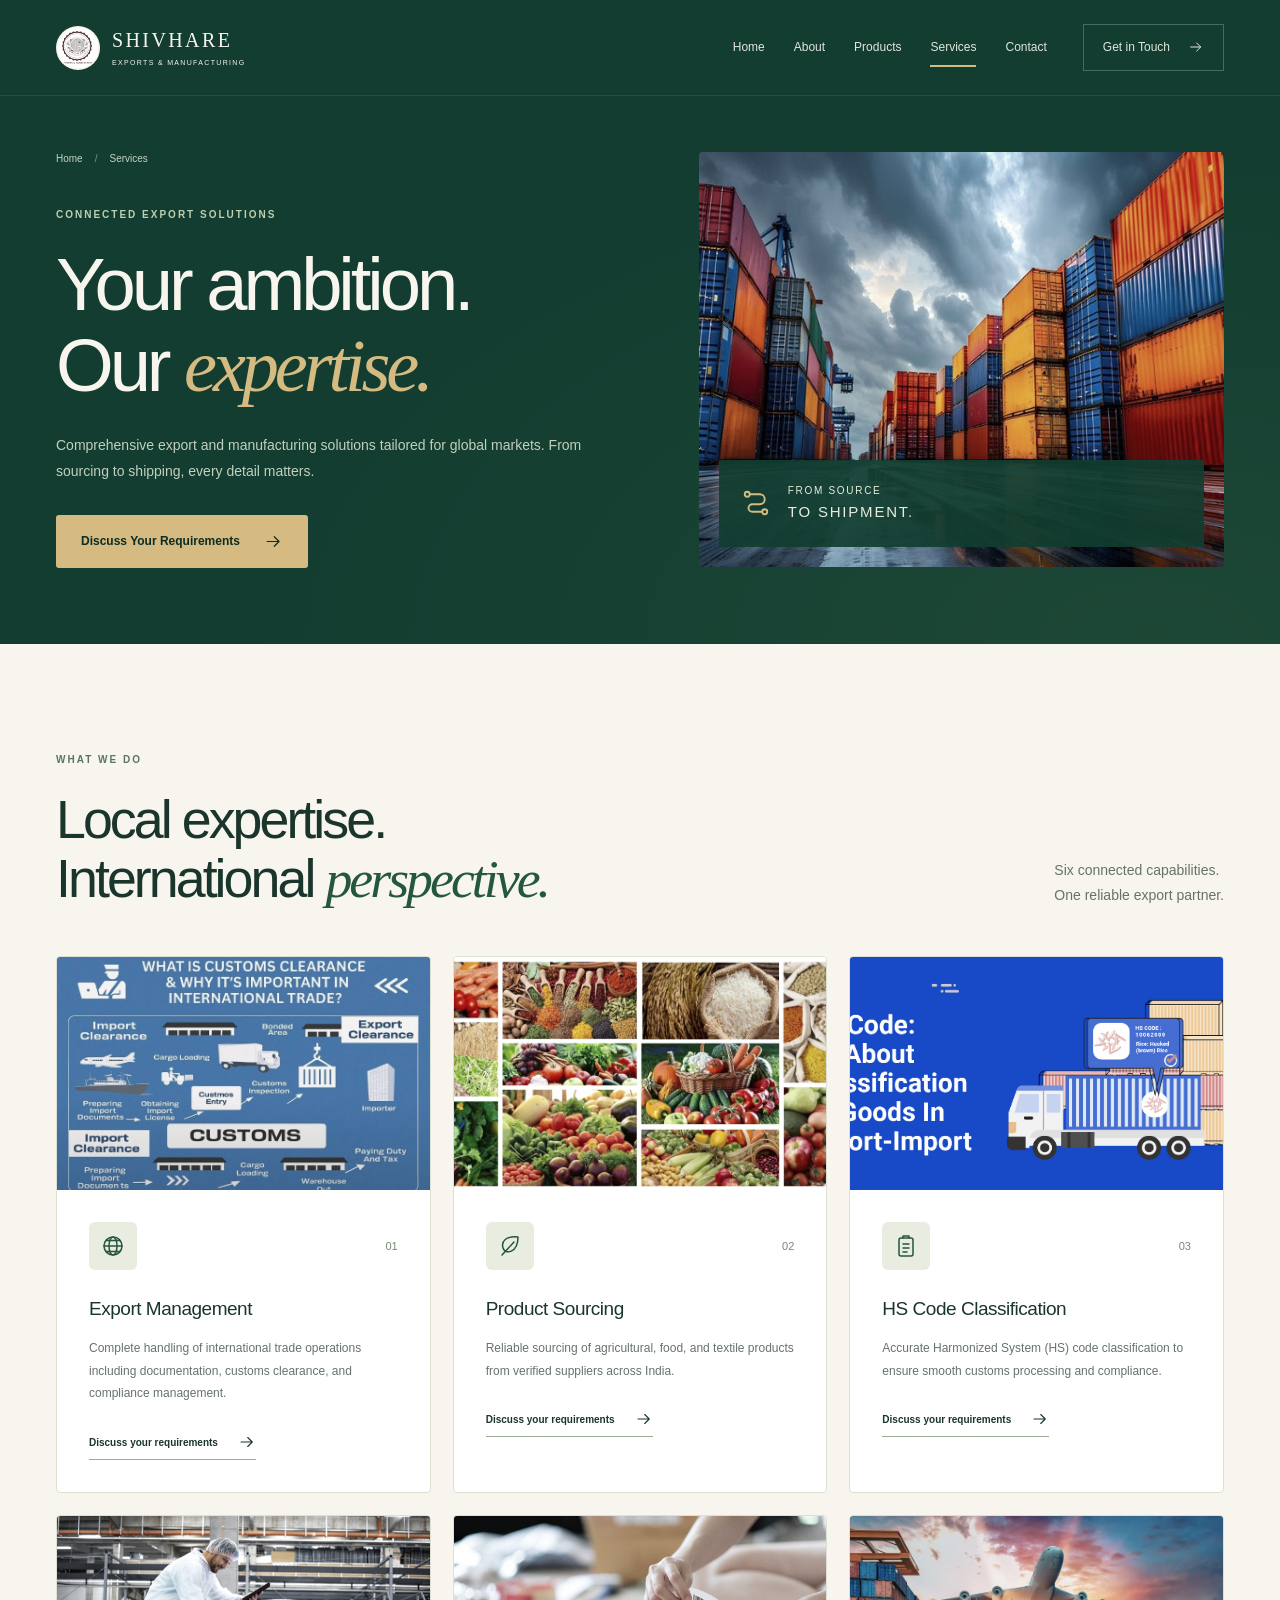
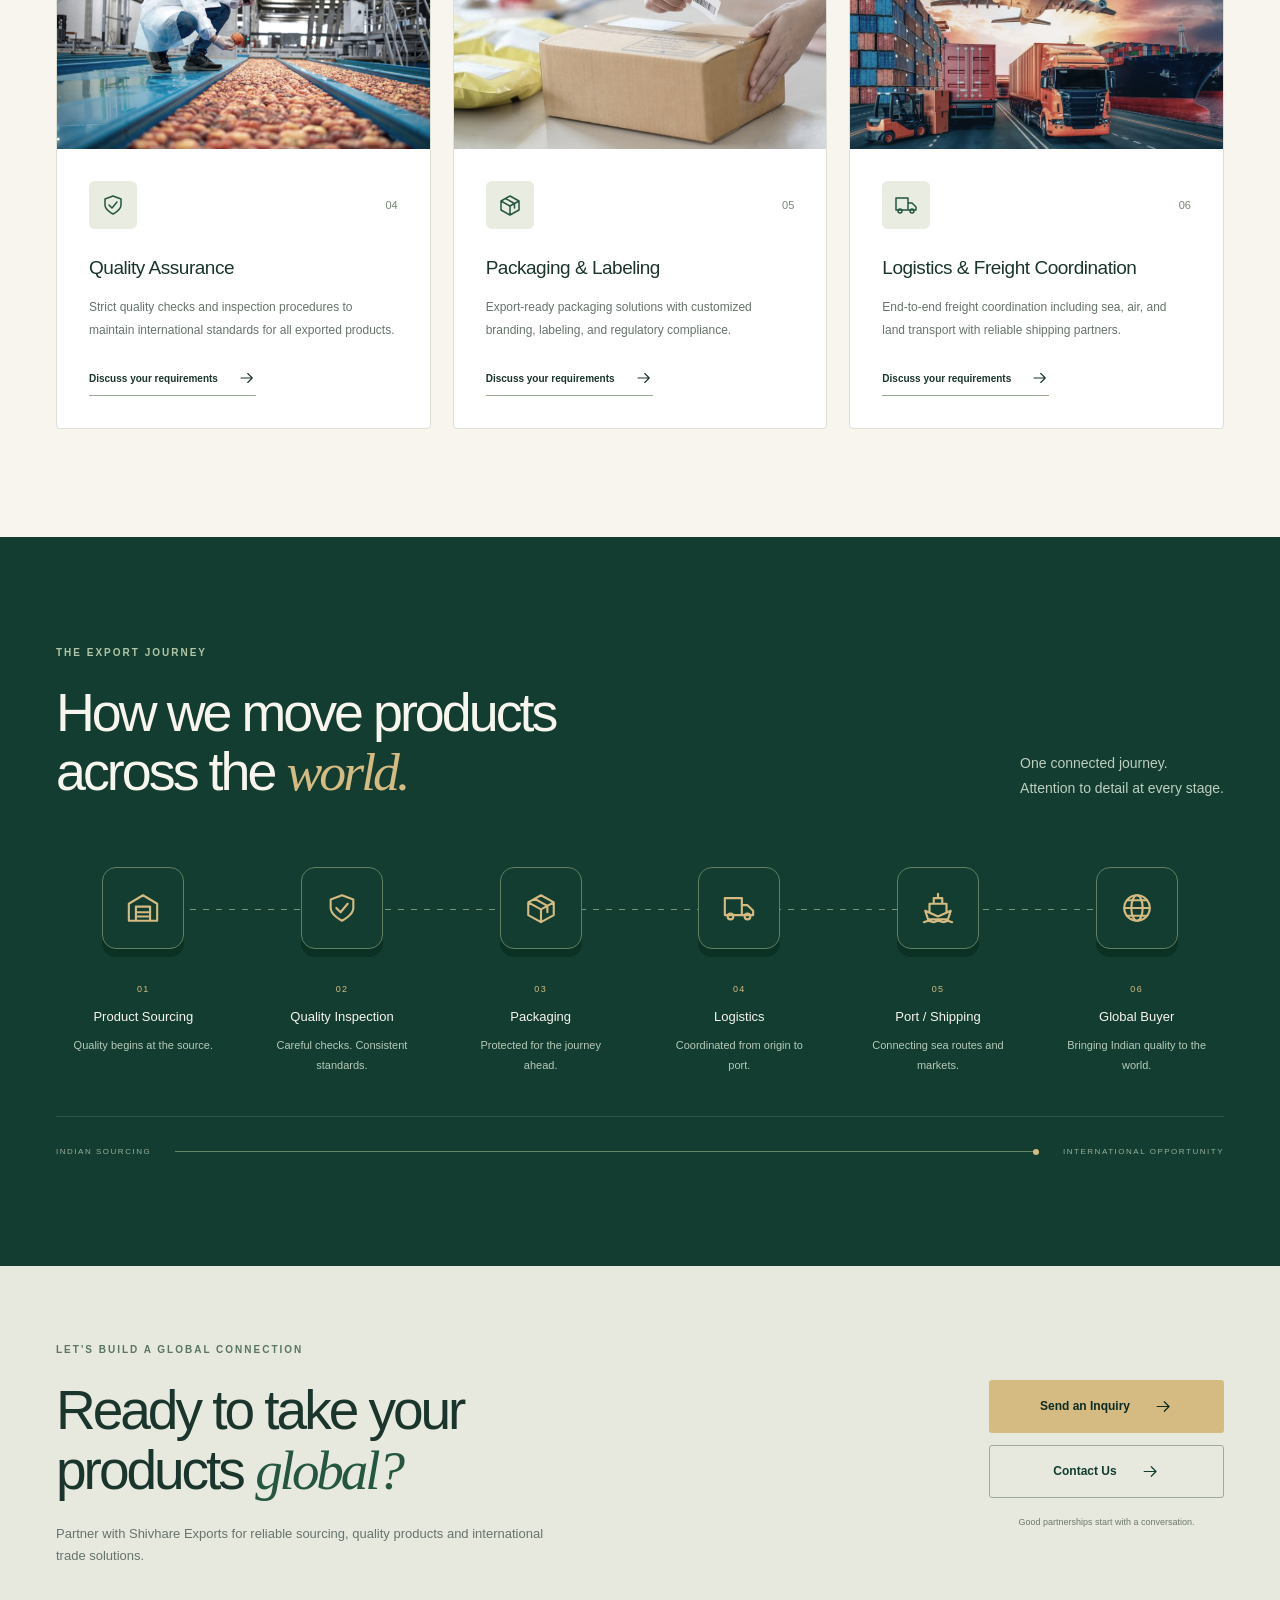
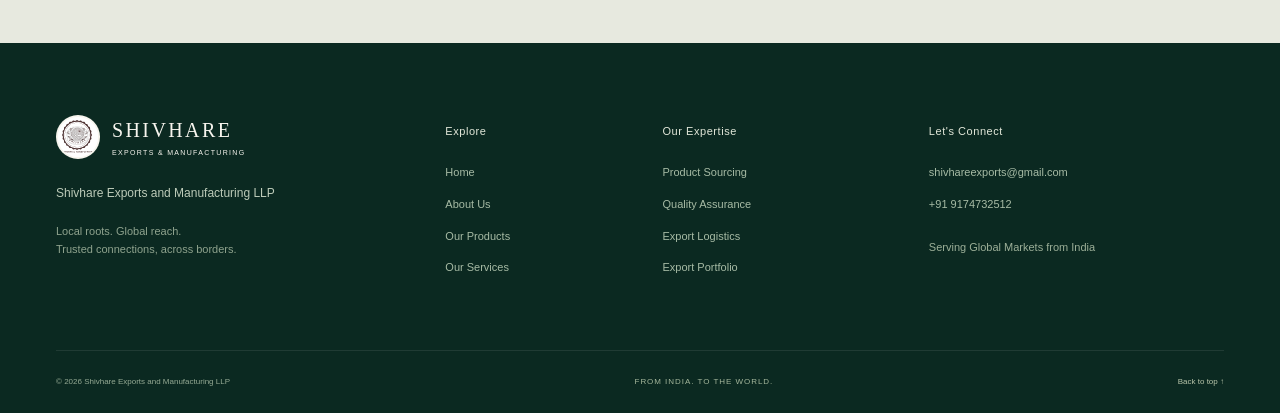
<file: services.html>
<!DOCTYPE html>
<html lang="en">
  <head>
    <meta charset="UTF-8">
    <meta name="viewport" content="width=device-width, initial-scale=1">
    <meta name="theme-color" content="#123d30">
    <title>
      Export Services | Shivhare Exports and Manufacturing LLP
    </title>
    <meta name="description" content="Explore product sourcing, export management, quality assurance, packaging, HS code classification and logistics support from Shivhare Exports.">
    <link rel="icon" href="assets/images/SHIVHARE.svg" type="image/svg+xml">
    <link rel="stylesheet" href="assets/css/style.css">
    <script src="assets/js/script.js" defer>
    </script>
  </head>
  <body id="top" class="page-services">
    <a class="skip-link" href="#main">
      Skip to content
    </a>
    <header class="site-header">
      <div class="container header-inner">
        <a class="brand" href="index.html" aria-label="Shivhare Exports home">
          <img src="assets/images/SHIVHARE.svg" width="44" height="44" alt="">
          <span>
            SHIVHARE
            <span class="brand-sub">
              EXPORTS &amp; MANUFACTURING
            </span>
          </span>
        </a>
        <button class="menu-toggle" type="button" aria-expanded="false" aria-controls="site-navigation" aria-label="Open navigation">
          <span>
          </span>
          <span>
          </span>
        </button>
        <nav class="site-nav" id="site-navigation" aria-label="Main navigation">
          <a href="index.html">
            Home
          </a>
          <a href="about.html">
            About
          </a>
          <a href="products.html">
            Products
          </a>
          <a href="services.html" aria-current="page">
            Services
          </a>
          <a href="#contact">
            Contact
          </a>
          <a href="mailto:shivhareexports@gmail.com" class="nav-cta">
            Get in Touch
            <svg class="icon" viewBox="0 0 24 24" fill="none" stroke="currentColor" stroke-width="1.5" stroke-linecap="round" stroke-linejoin="round" aria-hidden="true">
              <path d="M4 12h15m-6-6 6 6-6 6"/>
            </svg>
          </a>
        </nav>
      </div>
    </header>
    <main id="main">
      <section class="page-hero service-hero">
        <div class="container service-hero-grid">
          <div>
            <div class="breadcrumb">
              <a href="index.html">
                Home
              </a>
              <span>
                /
              </span>
              Services
            </div>
            <span class="eyebrow">
              CONNECTED EXPORT SOLUTIONS
            </span>
            <h1>
              Your ambition.
              <br>
              Our
              <em>
                expertise.
              </em>
            </h1>
            <p>
              Comprehensive export and manufacturing solutions tailored for global markets. From sourcing to shipping, every detail matters.
            </p>
            <div class="button-row">
              <a class="button button-gold" href="mailto:shivhareexports@gmail.com">
                Discuss Your Requirements
                <svg class="icon" viewBox="0 0 24 24" fill="none" stroke="currentColor" stroke-width="1.5" stroke-linecap="round" stroke-linejoin="round" aria-hidden="true">
                  <path d="M4 12h15m-6-6 6 6-6 6"/>
                </svg>
              </a>
            </div>
          </div>
          <div class="service-hero-visual">
            <img src="assets/images/containerbg.jpg" alt="Shipping containers at an international cargo terminal" width="700" height="600" fetchpriority="high">
            <div class="service-image-label">
              <svg class="icon" viewBox="0 0 24 24" fill="none" stroke="currentColor" stroke-width="1.5" stroke-linecap="round" stroke-linejoin="round" aria-hidden="true">
                <circle cx="5" cy="5" r="2"/>
                <circle cx="19" cy="19" r="2"/>
                <path d="M7 5h8a4 4 0 0 1 0 8H9a3 3 0 0 0 0 6h8"/>
              </svg>
              <span>
                FROM SOURCE
                <br>
                <strong>
                  TO SHIPMENT.
                </strong>
              </span>
            </div>
          </div>
        </div>
      </section>
      <section class="section-pad">
        <div class="container">
          <div class="section-heading">
            <div>
              <span class="eyebrow">
                WHAT WE DO
              </span>
              <h2>
                Local expertise.
                <br>
                International
                <em>
                  perspective.
                </em>
              </h2>
            </div>
            <p>
              Six connected capabilities.
              <br>
              One reliable export partner.
            </p>
          </div>
          <div class="services-grid detailed-grid">
            <article class="service-card service-detailed" id="export-management">
              <div class="service-photo">
                <img src="assets/images/export management.jpg" alt="Export Management" width="600" height="400" loading="lazy" decoding="async">
              </div>
              <div class="service-copy">
                <div class="service-top">
                  <span class="icon-tile">
                    <svg class="icon" viewBox="0 0 24 24" fill="none" stroke="currentColor" stroke-width="1.5" stroke-linecap="round" stroke-linejoin="round" aria-hidden="true">
                      <circle cx="12" cy="12" r="9"/>
                      <ellipse cx="12" cy="12" rx="4" ry="9"/>
                      <path d="M3 12h18M5 6.5h14M5 17.5h14"/>
                    </svg>
                  </span>
                  <span class="item-number">
                    01
                  </span>
                </div>
                <h3>
                  Export Management
                </h3>
                <p>
                  Complete handling of international trade operations including documentation, customs clearance, and compliance management.
                </p>
                <a class="text-link" href="mailto:shivhareexports@gmail.com">
                  Discuss your requirements
                  <svg class="icon" viewBox="0 0 24 24" fill="none" stroke="currentColor" stroke-width="1.5" stroke-linecap="round" stroke-linejoin="round" aria-hidden="true">
                    <path d="M4 12h15m-6-6 6 6-6 6"/>
                  </svg>
                </a>
              </div>
            </article>
            <article class="service-card service-detailed" id="sourcing">
              <div class="service-photo">
                <img src="assets/images/productsourcing.webp" alt="Product Sourcing" width="600" height="400" loading="lazy" decoding="async">
              </div>
              <div class="service-copy">
                <div class="service-top">
                  <span class="icon-tile">
                    <svg class="icon" viewBox="0 0 24 24" fill="none" stroke="currentColor" stroke-width="1.5" stroke-linecap="round" stroke-linejoin="round" aria-hidden="true">
                      <path d="M20 3C8 2 3 7 5 14c2 7 15 5 15-11ZM4 21 16 8"/>
                    </svg>
                  </span>
                  <span class="item-number">
                    02
                  </span>
                </div>
                <h3>
                  Product Sourcing
                </h3>
                <p>
                  Reliable sourcing of agricultural, food, and textile products from verified suppliers across India.
                </p>
                <a class="text-link" href="mailto:shivhareexports@gmail.com">
                  Discuss your requirements
                  <svg class="icon" viewBox="0 0 24 24" fill="none" stroke="currentColor" stroke-width="1.5" stroke-linecap="round" stroke-linejoin="round" aria-hidden="true">
                    <path d="M4 12h15m-6-6 6 6-6 6"/>
                  </svg>
                </a>
              </div>
            </article>
            <article class="service-card service-detailed" id="classification">
              <div class="service-photo">
                <img src="assets/images/HScode.jpg" alt="HS Code Classification" width="600" height="400" loading="lazy" decoding="async">
              </div>
              <div class="service-copy">
                <div class="service-top">
                  <span class="icon-tile">
                    <svg class="icon" viewBox="0 0 24 24" fill="none" stroke="currentColor" stroke-width="1.5" stroke-linecap="round" stroke-linejoin="round" aria-hidden="true">
                      <rect x="5" y="4" width="14" height="18" rx="2"/>
                      <path d="M9 4V2h6v2M9 10h6M9 14h6M9 18h4"/>
                    </svg>
                  </span>
                  <span class="item-number">
                    03
                  </span>
                </div>
                <h3>
                  HS Code Classification
                </h3>
                <p>
                  Accurate Harmonized System (HS) code classification to ensure smooth customs processing and compliance.
                </p>
                <a class="text-link" href="mailto:shivhareexports@gmail.com">
                  Discuss your requirements
                  <svg class="icon" viewBox="0 0 24 24" fill="none" stroke="currentColor" stroke-width="1.5" stroke-linecap="round" stroke-linejoin="round" aria-hidden="true">
                    <path d="M4 12h15m-6-6 6 6-6 6"/>
                  </svg>
                </a>
              </div>
            </article>
            <article class="service-card service-detailed" id="quality">
              <div class="service-photo">
                <img src="assets/images/quality.jpg" alt="Quality Assurance" width="600" height="400" loading="lazy" decoding="async">
              </div>
              <div class="service-copy">
                <div class="service-top">
                  <span class="icon-tile">
                    <svg class="icon" viewBox="0 0 24 24" fill="none" stroke="currentColor" stroke-width="1.5" stroke-linecap="round" stroke-linejoin="round" aria-hidden="true">
                      <path d="m12 3 8 3v6c0 5-8 9-8 9s-8-4-8-9V6l8-3Z M8 12l3 3 5-6"/>
                    </svg>
                  </span>
                  <span class="item-number">
                    04
                  </span>
                </div>
                <h3>
                  Quality Assurance
                </h3>
                <p>
                  Strict quality checks and inspection procedures to maintain international standards for all exported products.
                </p>
                <a class="text-link" href="mailto:shivhareexports@gmail.com">
                  Discuss your requirements
                  <svg class="icon" viewBox="0 0 24 24" fill="none" stroke="currentColor" stroke-width="1.5" stroke-linecap="round" stroke-linejoin="round" aria-hidden="true">
                    <path d="M4 12h15m-6-6 6 6-6 6"/>
                  </svg>
                </a>
              </div>
            </article>
            <article class="service-card service-detailed" id="packaging">
              <div class="service-photo">
                <img src="assets/images/packaging.jpg" alt="Packaging &amp; Labeling" width="600" height="400" loading="lazy" decoding="async">
              </div>
              <div class="service-copy">
                <div class="service-top">
                  <span class="icon-tile">
                    <svg class="icon" viewBox="0 0 24 24" fill="none" stroke="currentColor" stroke-width="1.5" stroke-linecap="round" stroke-linejoin="round" aria-hidden="true">
                      <path d="m12 3 9 5v9l-9 5-9-5V8l9-5Z M3 8l9 5 9-5 M12 13v9 M7.5 5.5l9 5V15"/>
                    </svg>
                  </span>
                  <span class="item-number">
                    05
                  </span>
                </div>
                <h3>
                  Packaging &amp; Labeling
                </h3>
                <p>
                  Export-ready packaging solutions with customized branding, labeling, and regulatory compliance.
                </p>
                <a class="text-link" href="mailto:shivhareexports@gmail.com">
                  Discuss your requirements
                  <svg class="icon" viewBox="0 0 24 24" fill="none" stroke="currentColor" stroke-width="1.5" stroke-linecap="round" stroke-linejoin="round" aria-hidden="true">
                    <path d="M4 12h15m-6-6 6 6-6 6"/>
                  </svg>
                </a>
              </div>
            </article>
            <article class="service-card service-detailed" id="logistics">
              <div class="service-photo">
                <img src="assets/images/logistics.webp" alt="Logistics &amp; Freight Coordination" width="600" height="400" loading="lazy" decoding="async">
              </div>
              <div class="service-copy">
                <div class="service-top">
                  <span class="icon-tile">
                    <svg class="icon" viewBox="0 0 24 24" fill="none" stroke="currentColor" stroke-width="1.5" stroke-linecap="round" stroke-linejoin="round" aria-hidden="true">
                      <path d="M2 5h12v12H2V5Zm12 5h4l4 4v3h-8"/>
                      <circle cx="6" cy="18" r="2"/>
                      <circle cx="18" cy="18" r="2"/>
                    </svg>
                  </span>
                  <span class="item-number">
                    06
                  </span>
                </div>
                <h3>
                  Logistics &amp; Freight Coordination
                </h3>
                <p>
                  End-to-end freight coordination including sea, air, and land transport with reliable shipping partners.
                </p>
                <a class="text-link" href="mailto:shivhareexports@gmail.com">
                  Discuss your requirements
                  <svg class="icon" viewBox="0 0 24 24" fill="none" stroke="currentColor" stroke-width="1.5" stroke-linecap="round" stroke-linejoin="round" aria-hidden="true">
                    <path d="M4 12h15m-6-6 6 6-6 6"/>
                  </svg>
                </a>
              </div>
            </article>
          </div>
        </div>
      </section>
      <section class="process-section section-pad" aria-labelledby="process-heading">
        <div class="container">
          <div class="section-heading light-heading">
            <div>
              <span class="eyebrow">
                THE EXPORT JOURNEY
              </span>
              <h2 id="process-heading">
                How we move products
                <br>
                across the
                <em>
                  world.
                </em>
              </h2>
            </div>
            <p>
              One connected journey.
              <br>
              Attention to detail at every stage.
            </p>
          </div>
          <ol class="process-track" data-process>
            <li style="--step:0">
              <div class="process-icon">
                <svg class="icon" viewBox="0 0 24 24" fill="none" stroke="currentColor" stroke-width="1.5" stroke-linecap="round" stroke-linejoin="round" aria-hidden="true">
                  <path d="m2 9 10-6 10 6v12H2V9Zm5 12V11h10v10M7 15h10M7 18h10"/>
                </svg>
              </div>
              <span class="step-number">
                01
              </span>
              <h3>
                Product Sourcing
              </h3>
              <p>
                Quality begins at the source.
              </p>
            </li>
            <li style="--step:1">
              <div class="process-icon">
                <svg class="icon" viewBox="0 0 24 24" fill="none" stroke="currentColor" stroke-width="1.5" stroke-linecap="round" stroke-linejoin="round" aria-hidden="true">
                  <path d="m12 3 8 3v6c0 5-8 9-8 9s-8-4-8-9V6l8-3Z M8 12l3 3 5-6"/>
                </svg>
              </div>
              <span class="step-number">
                02
              </span>
              <h3>
                Quality Inspection
              </h3>
              <p>
                Careful checks. Consistent standards.
              </p>
            </li>
            <li style="--step:2">
              <div class="process-icon">
                <svg class="icon" viewBox="0 0 24 24" fill="none" stroke="currentColor" stroke-width="1.5" stroke-linecap="round" stroke-linejoin="round" aria-hidden="true">
                  <path d="m12 3 9 5v9l-9 5-9-5V8l9-5Z M3 8l9 5 9-5 M12 13v9 M7.5 5.5l9 5V15"/>
                </svg>
              </div>
              <span class="step-number">
                03
              </span>
              <h3>
                Packaging
              </h3>
              <p>
                Protected for the journey ahead.
              </p>
            </li>
            <li style="--step:3">
              <div class="process-icon">
                <svg class="icon" viewBox="0 0 24 24" fill="none" stroke="currentColor" stroke-width="1.5" stroke-linecap="round" stroke-linejoin="round" aria-hidden="true">
                  <path d="M2 5h12v12H2V5Zm12 5h4l4 4v3h-8"/>
                  <circle cx="6" cy="18" r="2"/>
                  <circle cx="18" cy="18" r="2"/>
                </svg>
              </div>
              <span class="step-number">
                04
              </span>
              <h3>
                Logistics
              </h3>
              <p>
                Coordinated from origin to port.
              </p>
            </li>
            <li style="--step:4">
              <div class="process-icon">
                <svg class="icon" viewBox="0 0 24 24" fill="none" stroke="currentColor" stroke-width="1.5" stroke-linecap="round" stroke-linejoin="round" aria-hidden="true">
                  <path d="m3 14 9 4 9-4-2 6H5l-2-6ZM6 15V9h12v6M9 9V5h6v4M12 5V2M2 22l3-1 4 1 3-1 4 1 3-1 3 1"/>
                </svg>
              </div>
              <span class="step-number">
                05
              </span>
              <h3>
                Port / Shipping
              </h3>
              <p>
                Connecting sea routes and markets.
              </p>
            </li>
            <li style="--step:5">
              <div class="process-icon">
                <svg class="icon" viewBox="0 0 24 24" fill="none" stroke="currentColor" stroke-width="1.5" stroke-linecap="round" stroke-linejoin="round" aria-hidden="true">
                  <circle cx="12" cy="12" r="9"/>
                  <ellipse cx="12" cy="12" rx="4" ry="9"/>
                  <path d="M3 12h18M5 6.5h14M5 17.5h14"/>
                </svg>
              </div>
              <span class="step-number">
                06
              </span>
              <h3>
                Global Buyer
              </h3>
              <p>
                Bringing Indian quality to the world.
              </p>
            </li>
          </ol>
          <div class="process-caption">
            <span>
              INDIAN SOURCING
            </span>
            <span class="process-caption-line">
            </span>
            <span>
              INTERNATIONAL OPPORTUNITY
            </span>
          </div>
        </div>
      </section>
      <section class="contact-section section-pad" aria-labelledby="contact-heading">
        <div class="container contact-panel">
          <div>
            <span class="eyebrow">
              LET'S BUILD A GLOBAL CONNECTION
            </span>
            <h2 id="contact-heading">
              Ready to take your
              <br>
              products
              <em>
                global?
              </em>
            </h2>
            <p>
              Partner with Shivhare Exports for reliable sourcing, quality products and international trade solutions.
            </p>
          </div>
          <div class="contact-actions">
            <a class="button button-gold" href="mailto:shivhareexports@gmail.com">
              Send an Inquiry
              <svg class="icon" viewBox="0 0 24 24" fill="none" stroke="currentColor" stroke-width="1.5" stroke-linecap="round" stroke-linejoin="round" aria-hidden="true">
                <path d="M4 12h15m-6-6 6 6-6 6"/>
              </svg>
            </a>
            <a class="button button-outline" href="tel:+919174732512">
              Contact Us
              <svg class="icon" viewBox="0 0 24 24" fill="none" stroke="currentColor" stroke-width="1.5" stroke-linecap="round" stroke-linejoin="round" aria-hidden="true">
                <path d="M4 12h15m-6-6 6 6-6 6"/>
              </svg>
            </a>
            <span>
              Good partnerships start with a conversation.
            </span>
          </div>
        </div>
      </section>
    </main>
    <footer class="site-footer" id="contact">
      <div class="container">
        <div class="footer-grid">
          <div class="footer-brand">
            <a class="brand" href="index.html">
              <img src="assets/images/SHIVHARE.svg" width="44" height="44" alt="">
              <span>
                SHIVHARE
                <span class="brand-sub">
                  EXPORTS &amp; MANUFACTURING
                </span>
              </span>
            </a>
            <p>
              Shivhare Exports and Manufacturing LLP
            </p>
            <p class="footer-tagline">
              Local roots. Global reach.
              <br>
              Trusted connections, across borders.
            </p>
          </div>
          <div>
            <h2>
              Explore
            </h2>
            <a href="index.html">
              Home
            </a>
            <a href="about.html">
              About Us
            </a>
            <a href="products.html">
              Our Products
            </a>
            <a href="services.html">
              Our Services
            </a>
          </div>
          <div>
            <h2>
              Our Expertise
            </h2>
            <a href="services.html#sourcing">
              Product Sourcing
            </a>
            <a href="services.html#quality">
              Quality Assurance
            </a>
            <a href="services.html#logistics">
              Export Logistics
            </a>
            <a href="products.html">
              Export Portfolio
            </a>
          </div>
          <div class="footer-contact">
            <h2>
              Let's Connect
            </h2>
            <a href="mailto:shivhareexports@gmail.com">
              shivhareexports@gmail.com
            </a>
            <a href="tel:+919174732512">
              +91 9174732512
            </a>
            <p>
              Serving Global Markets from India
            </p>
          </div>
        </div>
        <div class="footer-bottom">
          <p>
            ©
            <span data-year>
              2026
            </span>
            Shivhare Exports and Manufacturing LLP
          </p>
          <span>
            FROM INDIA. TO THE WORLD.
          </span>
          <a href="#top">
            Back to top ↑
          </a>
        </div>
      </div>
    </footer>
  </body>
</html>
</file>
<file: assets/css/style.css>
/* Shivhare Exports: shared design system, no framework dependency. */
:root {
  --forest: #123d30;
  --deep: #0c2c23;
  --green: #245640;
  --gold: #d5bb81;
  --cream: #f7f5ee;
  --paper: #eeeee5;
  --ink: #1a352b;
  --muted: #66736b;
  --line: #daddd2;
  --max: 1280px;
}
* {
  box-sizing: border-box;
}
html {
  scroll-behavior: smooth;
  scroll-padding-top: 110px;
}
body {
  margin: 0;
  background: var(--cream);
  color: var(--ink);
  font-family: Arial,Helvetica,sans-serif;
  font-size: 15px;
  line-height: 1.7;
  -webkit-font-smoothing: antialiased;
}
body.menu-open {
  overflow: hidden;
}
a {
  color: inherit;
  text-decoration: none;
}
button,input {
  font: inherit;
}
button,a,input {
  -webkit-tap-highlight-color: transparent;
}
button {
  cursor: pointer;
}
img {
  max-width: 100%;
  height: auto;
  display: block;
}
svg {
  display: block;
}
h1,h2,h3,p {
  margin: 0;
}
h1,h2 {
  font-weight: 500;
  letter-spacing: -.055em;
  line-height: 1.09;
}
h1 {
  font-size: clamp(52px,6.2vw,88px);
}
h2 {
  font-size: clamp(36px,4.2vw,58px);
}
h3 {
  font-size: 20px;
  line-height: 1.3;
  font-weight: 500;
  letter-spacing: -.025em;
}
p {
  color: var(--muted);
}
em {
  font-family: Georgia,'Times New Roman',serif;
  font-weight: 400;
  color: var(--green);
}
::selection {
  background: var(--gold);
  color: var(--deep);
}
:focus-visible {
  outline: 3px solid #b18b40;
  outline-offset: 5px;
}
button:focus-visible {
  outline-offset: 3px;
}
[hidden] {
  display: none!important;
}
.container {
  width: min(var(--max),calc(100% - 112px));
  margin-inline: auto;
}
.section-pad {
  padding-block: 108px;
}
.icon {
  width: 24px;
  height: 24px;
  flex: none;
}
.eyebrow {
  display: block;
  font-size: 10px;
  font-weight: 700;
  letter-spacing: .2em;
  line-height: 1.6;
  color: #587660;
  margin-bottom: 22px;
}
.button {
  display: inline-flex;
  align-items: center;
  justify-content: center;
  gap: 24px;
  padding: 16px 24px;
  font-size: 12px;
  font-weight: 600;
  border: 1px solid transparent;
  border-radius: 3px;
  transition: transform .25s,background .25s;
  line-height: 1.4;
  min-height: 52px;
}
.button .icon {
  width: 19px;
  height: 19px;
}
.button:hover {
  transform: translateY(-3px);
}
.button-gold {
  background: var(--gold);
  color: var(--deep);
}
.button-gold:hover {
  background: #e5cfa0;
}
.button-outline {
  border-color: #ffffff40;
  color: var(--cream);
  background: transparent;
}
.button-outline:hover {
  background: #ffffff0c;
  border-color: var(--gold);
}
.button-dark {
  background: var(--forest);
  color: white;
}
.button-row {
  display: flex;
  flex-wrap: wrap;
  gap: 12px;
}
.text-link {
  display: inline-flex;
  align-items: center;
  gap: 20px;
  padding-block: 8px;
  font-size: 12px;
  font-weight: 600;
  border-bottom: 1px solid #9ba996;
  transition: gap .2s;
}
.text-link .icon {
  width: 18px;
  height: 18px;
}
.text-link:hover {
  gap: 28px;
}
.section-heading {
  display: flex;
  justify-content: space-between;
  align-items: flex-end;
  gap: 40px;
  margin-bottom: 48px;
}
.section-heading>p,.section-heading>div>p {
  font-size: 14px;
  line-height: 1.8;
}
.section-heading .text-link {
  margin-top: 18px;
}
.icon-tile {
  display: inline-flex;
  width: 48px;
  height: 48px;
  align-items: center;
  justify-content: center;
  background: #e8ece1;
  border-radius: 6px;
  color: var(--green);
}
.visually-hidden {
  position: absolute;
  width: 1px;
  height: 1px;
  margin: -1px;
  padding: 0;
  overflow: hidden;
  clip: rect(0,0,0,0);
  white-space: nowrap;
  border: 0;
}
.skip-link {
  position: fixed;
  top: 10px;
  left: 12px;
  z-index: 200;
  background: var(--gold);
  padding: 12px 20px;
  transform: translateY(-150%);
}
.skip-link:focus {
  transform: translateY(0);
}
/* Consistent navigation */
.site-header {
  height: 96px;
  position: absolute;
  inset: 0 0 auto;
  z-index: 100;
  color: var(--cream);
  border-bottom: 1px solid #ffffff15;
  transition: background .25s,box-shadow .25s;
}
.site-header.is-scrolled {
  position: fixed;
  background: #0c2c23eb;
  backdrop-filter: blur(18px);
  box-shadow: 0 5px 25px #00000012;
  border-color: #ffffff20;
}
.header-inner {
  height: 100%;
  display: flex;
  align-items: center;
  justify-content: space-between;
  gap: 20px;
}
.brand {
  display: inline-flex;
  align-items: center;
  gap: 12px;
  flex-shrink: 0;
  font-size: 20px;
  font-family: Georgia,serif;
  letter-spacing: .12em;
  color: var(--cream);
  line-height: 1.2;
}
.brand img {
  width: 44px;
  height: 44px;
  object-fit: contain;
  background: #f7f5ee;
  border-radius: 50%;
  padding: 2px;
}
.brand-sub {
  display: block;
  font-family: Arial,sans-serif;
  font-size: 7px;
  letter-spacing: .19em;
  margin-top: 7px;
}
.site-nav {
  display: flex;
  align-items: center;
  gap: 29px;
}
.site-nav>a {
  font-size: 12px;
  color: #e0e7de;
  padding-block: 10px;
  position: relative;
}
.site-nav>a[aria-current=page]:not(.nav-cta)::after {
  content: '';
  position: absolute;
  left: 0;
  right: 0;
  bottom: 1px;
  height: 2px;
  background: var(--gold);
}
.site-nav>a:hover {
  color: var(--gold);
}
.site-nav .nav-cta {
  display: inline-flex;
  align-items: center;
  gap: 18px;
  border: 1px solid #ffffff3b;
  padding: 12px 19px;
  margin-left: 7px;
}
.nav-cta .icon {
  width: 16px;
  height: 16px;
}
.menu-toggle {
  display: none;
  background: none;
  color: inherit;
  border: 1px solid #ffffff40;
  width: 44px;
  height: 44px;
  padding: 12px;
}
.menu-toggle span {
  display: block;
  height: 1px;
  width: 20px;
  background: currentColor;
  margin: 5px 0;
  transition: transform .2s;
}
/* Homepage hero */
.hero {
  position: relative;
  background: radial-gradient(ellipse at 77% 43%,#2c5742 0,transparent 48%),var(--forest);
  color: var(--cream);
  min-height: 800px;
  min-height: max(800px,100svh);
  display: flex;
  flex-direction: column;
  justify-content: center;
  padding: 150px 0 0;
  overflow: hidden;
}
.hero::before {
  content: '';
  position: absolute;
  inset: 0;
  pointer-events: none;
  opacity: .13;
  background-image: linear-gradient(#a8bea615 1px,transparent 1px),linear-gradient(90deg,#a8bea615 1px,transparent 1px);
  background-size: 65px 65px;
  mask-image: linear-gradient(90deg,transparent,#000);
}
.hero-grid {
  position: relative;
  display: grid;
  grid-template-columns: 1fr 1.05fr;
  gap: 30px;
  align-items: center;
  flex: 1;
}
.hero-copy {
  padding: 20px 0 60px;
  position: relative;
  z-index: 2;
}
.hero-eyebrow {
  display: flex;
  gap: 10px;
  align-items: center;
  color: #c9d9be;
  margin-bottom: 28px;
}
.status-dot {
  display: inline-block;
  width: 6px;
  height: 6px;
  background: var(--gold);
  border-radius: 50%;
  box-shadow: 0 0 0 4px #d5bb8112;
  flex: none;
}
.hero h1 {
  font-size: clamp(58px,6.6vw,94px);
  line-height: 1.02;
  margin-bottom: 28px;
}
.hero h1 em {
  color: var(--gold);
}
.hero-copy>p {
  max-width: 460px;
  font-size: 14px;
  line-height: 1.9;
  color: #c0d0c3;
  margin-bottom: 32px;
}
.trust-line {
  display: flex;
  align-items: center;
  gap: 15px;
  color: #c5d0c5;
  font-size: 10px;
  letter-spacing: .025em;
  margin-top: 30px;
}
.trust-line>span {
  display: inline-flex;
  align-items: center;
  gap: 7px;
}
.trust-line .icon {
  width: 15px;
  height: 15px;
  color: var(--gold);
}
.trust-line>i {
  width: 3px;
  height: 3px;
  border-radius: 50%;
  background: #9aa994;
}
.hero-bottom {
  display: flex;
  justify-content: space-between;
  align-items: center;
  border-top: 1px solid #ffffff20;
  padding-block: 24px;
  margin-top: 30px;
  position: relative;
  color: #aabfac;
  font-size: 9px;
  letter-spacing: .16em;
}
.hero-bottom a {
  font-size: 10px;
  letter-spacing: .04em;
  display: flex;
  gap: 20px;
  align-items: center;
}
.hero-bottom a span {
  font-size: 20px;
  color: var(--gold);
}
/* CSS isometric export terminal; no models or 3D library. */
.logistics-visual {
  position: relative;
  min-width: 0;
  width: 100%;
  max-width: 640px;
  margin-inline: auto;
  isolation: isolate;
}
.scene-topline,.scene-bottomline {
  display: flex;
  justify-content: space-between;
  gap: 10px;
  color: #b4c9b3;
  font-size: 8px;
  letter-spacing: .13em;
}
.scene-topline {
  padding: 5px 12px 18px;
  border-bottom: 1px solid #ffffff15;
}
.scene-topline .status-dot {
  width: 4px;
  height: 4px;
  margin-right: 8px;
}
.scene-perspective {
  height: 455px;
  position: relative;
  perspective: 1200px;
  perspective-origin: 50% 42%;
  --scene-scale: .87;
}
.yard {
  position: absolute;
  top: 50%;
  left: 50%;
  width: 520px;
  height: 460px;
  transform-style: preserve-3d;
  transform: translate(-50%,-47%) scale(var(--scene-scale)) rotateX(55deg) rotateZ(-35deg);
  transition: rotate .6s;
  rotate: var(--scene-turn,0deg);
}
.yard-surface {
  position: absolute;
  inset: 0;
  background: #d6d8c8;
  border: 8px solid #a5b09c;
  box-shadow: -3px 4px 0 #8b9a85,-6px 8px 0 #8b9a85,-9px 12px 0 #8b9a85,-12px 16px 0 #6c8068,-20px 35px 35px #051b1670;
}
.yard-roads {
  position: absolute;
  inset: 0;
  max-width: none;
  overflow: visible;
  transform: translateZ(1px);
  pointer-events: none;
}
.road-curb,.road-asphalt {
  fill: none;
  stroke-linecap: round;
  stroke-linejoin: round;
}
.road-curb { stroke: #eeead1; stroke-width: 66px; }
.road-asphalt { stroke: #718077; stroke-width: 62px; }
.road-arrows {
  fill: none;
  stroke: #e4e3c7;
  stroke-width: 1.7px;
  stroke-linecap: round;
  stroke-linejoin: round;
}
.dispatch-crossing { stroke: #e4e3c7; stroke-width: 2.5px; }
.yard-landscape {
  position: absolute;
  left: 27px;
  top: 380px;
  width: 75px;
  height: 45px;
  border: 3px solid #c3ccb4;
  border-radius: 12px;
  background: #a3b38e;
  transform: translateZ(2px);
}
.scene-motion-toggle {
  padding: 3px 0 3px 10px;
  margin: -3px 0;
  border: 0;
  color: inherit;
  background: transparent;
  font: inherit;
  letter-spacing: inherit;
  text-transform: uppercase;
  text-decoration: underline;
  text-decoration-color: #b4c9b355;
  text-underline-offset: 4px;
}
.scene-motion-toggle:hover { color: var(--gold); }
.scene-motion-toggle:disabled { cursor: default; text-decoration: none; }
.loading-bays {
  position: absolute;
  top: 190px;
  left: 49px;
  width: 231px;
  height: 50px;
  background: repeating-linear-gradient(90deg,transparent 0 54px,#f3edc7 54px 57px);
  border-bottom: 2px solid #f3edc7;
  transform: translateZ(2px);
}
.cuboid {
  position: absolute;
  left: var(--x);
  top: var(--y);
  width: var(--w);
  height: var(--d);
  transform-style: preserve-3d;
  --roof: #e8e9de;
  --front: #b3c0ae;
  --side: #91a38f;
}
.cube-roof,.cube-front,.cube-side {
  position: absolute;
  left: 0;
  top: 0;
  backface-visibility: hidden;
}
.cube-roof {
  width: var(--w);
  height: var(--d);
  background: var(--roof);
  transform: translateZ(var(--h));
  box-shadow: inset 0 0 0 1px #ffffff20;
}
.cube-front {
  width: var(--w);
  height: var(--h);
  top: var(--d);
  transform-origin: top left;
  transform: translateZ(var(--h)) rotateX(-90deg);
  background: var(--front);
}
.cube-side {
  left: var(--w);
  width: var(--d);
  height: var(--h);
  transform-origin: top left;
  transform: translateZ(var(--h)) rotateZ(90deg) rotateX(-90deg);
  background: var(--side);
}
.warehouse {
  --roof: #d7decd;
  --front: #f1eee0;
  --side: #b9c8b4;
}
.warehouse .cube-roof {
  background: repeating-linear-gradient(0deg,transparent 0 12px,#b7c4b255 12px 13px),#d7decd;
  border: 5px solid #eff0e3;
}
.warehouse .cube-roof::after {
  content: '';
  position: absolute;
  left: 27px;
  right: 27px;
  top: 22px;
  bottom: 22px;
  background: repeating-linear-gradient(90deg,transparent 0 25px,#b9c9bd 25px 27px),repeating-linear-gradient(0deg,#345b50 0 20px,#a7b9ae 20px 22px);
  box-shadow: 3px 4px 0 #b6c0ac;
}
.warehouse-sign {
  position: absolute;
  top: 11px;
  left: 15px;
  font-size: 11px;
  letter-spacing: 2px;
  color: #254e3b;
  font-weight: bold;
  line-height: 1.3;
}
.warehouse-sign small {
  font-size: 5px;
  display: block;
  letter-spacing: 2px;
}
.loading-door {
  position: absolute;
  width: 62px;
  bottom: 0;
  height: 46px;
  background: repeating-linear-gradient(0deg,#4c675b 0 5px,#3f594d 5px 6px);
  border: 4px solid #839785;
  border-bottom: 0;
}
.door-one {
  left: 24px;
}
.door-two {
  right: 24px;
}
.container-cube {
  --roof: #567b59;
  --front: #305737;
  --side: #254931;
}
.container-cube .cube-roof,.container-cube .cube-front,.container-cube .cube-side {
  background-image: repeating-linear-gradient(90deg,transparent 0 7px,#00000015 7px 9px);
}
.container-cube .cube-front {
  display: flex;
  align-items: center;
  padding-left: 10px;
  font-size: 7px;
  letter-spacing: 1.1px;
  color: #e5e9d9;
  font-weight: bold;
}
.container-cream {
  --roof: #e4ddbb;
  --front: #c4ba8c;
  --side: #a8a379;
}
.container-cream .cube-front {
  color: #324c35;
}
.container-gold {
  --roof: #d2b571;
  --front: #baa05f;
  --side: #9c864b;
}
.raised-container {
  transform: translateZ(37px);
}
.office {
  --roof: #cbd1c3;
  --front: #9cac9c;
  --side: #7c927e;
}
.office-windows {
  display: block;
  margin: 12px;
  height: 16px;
  background: repeating-linear-gradient(90deg,#345449 0 16px,transparent 16px 21px);
}
.pallet {
  --roof: #c6b181;
  --front: #a78d5d;
  --side: #8a784f;
}
.pallet .cube-roof {
  background-image: repeating-linear-gradient(90deg,transparent 0 7px,#8a784f55 7px 9px);
}
.cargo-truck {
  position: absolute;
  left: 0;
  top: 0;
  width: 0;
  height: 0;
  transform-style: preserve-3d;
  transform: translate3d(116px,272px,8px);
}
.truck-body {
  position: absolute;
  left: -36px;
  top: -12px;
  width: 72px;
  height: 24px;
  transform-style: preserve-3d;
}
.truck-shadow {
  position: absolute;
  inset: -2px -1px;
  border-radius: 5px;
  background: #12312624;
  box-shadow: 2px 3px 5px #12312635;
  transform: translateZ(-6px);
}
/* The rear and far faces keep the model complete through every turn. */
.cargo-truck .cube-back,.cargo-truck .cube-left {
  position: absolute;
  height: var(--h);
  transform-origin: top left;
  backface-visibility: hidden;
}
.cargo-truck .cube-back {
  left: var(--w);
  top: 0;
  width: var(--w);
  background: var(--front);
  transform: translateZ(var(--h)) rotateZ(180deg) rotateX(-90deg);
}
.cargo-truck .cube-left {
  left: 0;
  top: var(--d);
  width: var(--d);
  background: var(--side);
  transform: translateZ(var(--h)) rotateZ(-90deg) rotateX(-90deg);
}
.truck-chassis { --roof: #40594b; --front: #293f35; --side: #263b32; }
.truck-trailer {
  --roof: #f4f0df;
  --front: #dfdecb;
  --side: #bac8b4;
}
.truck-trailer .cube-roof {
  border: 1px solid #d0d5c2;
  background-image: repeating-linear-gradient(90deg,transparent 0 9px,#83947e20 9px 10px);
}
.truck-trailer .cube-front,.truck-trailer .cube-back {
  display: grid;
  place-items: center;
  border: 1px solid #b6c4ad;
  border-bottom: 4px solid #3b6744;
}
.trailer-brand {
  font-size: 5px;
  font-weight: bold;
  color: #28513a;
  letter-spacing: .6px;
}
.truck-cab {
  --roof: #d4bc81;
  --front: #b69b60;
  --side: #a18b52;
}
.truck-cab .cube-roof {
  border-radius: 2px 2px 0 0;
  border: 1px solid #dec78f;
}
.truck-cab .cube-front,.truck-cab .cube-back { border-bottom: 3px solid #526347; }
.cab-window {
  position: absolute;
  right: 3px;
  top: 3px;
  width: 11px;
  height: 9px;
  background: linear-gradient(135deg,#6f9184,#294f46 70%);
  border: 1px solid #d9c28b;
  border-radius: 1px;
}
.cab-handle {
  position: absolute;
  right: 6px;
  top: 14px;
  width: 4px;
  height: 1px;
  background: #344d3d;
}
.truck-cab .cube-back .cab-window { left: 3px; right: auto; }
.truck-cab .cube-back .cab-handle { left: 6px; right: auto; }
.truck-windshield {
  position: absolute;
  left: 2px;
  right: 2px;
  top: 3px;
  height: 9px;
  border: 1px solid #dfce9f;
  background: linear-gradient(120deg,#708d7e,#294f46 65%);
}
.truck-grille {
  position: absolute;
  left: 7px;
  right: 7px;
  bottom: 3px;
  height: 5px;
  background: repeating-linear-gradient(0deg,#294f46 0 1px,#82917b 1px 2px);
}
.truck-headlight,.tail-light {
  position: absolute;
  bottom: 3px;
  width: 3px;
  height: 3px;
  background: #f7efcc;
  border: 1px solid #ddce97;
}
.headlight-left,.tail-light-left { left: 2px; }
.headlight-right,.tail-light-right { right: 2px; }
.tail-light { width: 2px; height: 2px; background: #a96942; border: 0; }
.trailer-doors {
  position: absolute;
  inset: 2px 2px 4px;
  border: 1px solid #7c947b;
  background: linear-gradient(90deg,transparent 45%,#71866d 45% 49%,transparent 49% 53%,#71866d 53% 57%,transparent 57%);
}
.truck-wheel {
  position: absolute;
  left: var(--axle);
  width: 11px;
  height: 11px;
  border: 3px solid #253b30;
  border-radius: 50%;
  background: #9fae98;
  transform-origin: top;
  backface-visibility: hidden;
}
.truck-wheel b {
  position: absolute;
  inset: 1px;
  border-radius: 50%;
  background: #61765e;
}
.wheel-near { top: 25px; transform: translateZ(4px) rotateX(-90deg); }
.wheel-far { top: -1px; transform: translateZ(-7px) rotateX(90deg); }
.truck-mirror {
  position: absolute;
  left: 63px;
  width: 5px;
  height: 4px;
  background: #344f40;
  border: 1px solid #a6b499;
  transform: translateZ(16px);
}
.mirror-near { top: 25px; }
.mirror-far { top: -5px; }
/* Container locks, protected loading doors, and the dispatch office. */
.container-cube .cube-side::after {
  content: '';
  position: absolute;
  inset: 3px;
  border: 1px solid #d9ddbb80;
  background: linear-gradient(90deg,transparent 45%,#d9ddbb80 45% 49%,transparent 49% 53%,#d9ddbb80 53% 57%,transparent 57%);
}
.container-cube .cube-front { border-inline: 2px solid #e2dec34d; }
.loading-door::after {
  content: '';
  position: absolute;
  bottom: -2px;
  left: -7px;
  width: 4px;
  height: 13px;
  background: repeating-linear-gradient(0deg,#c5ad6f 0 4px,#435a43 4px 7px);
  box-shadow: 65px 0 0 #b29b61;
}
.office .cube-roof { border: 3px solid #e1e5d7; }
.office .cube-side::after {
  content: '';
  position: absolute;
  left: 10px;
  bottom: 0;
  width: 12px;
  height: 24px;
  background: #405e4b;
  border: 2px solid #b9c8ae;
}
.yard-tree {
  position: absolute;
  left: var(--x);
  top: var(--y);
  width: 20px;
  height: 20px;
  transform-style: preserve-3d;
}
.yard-tree i {
  position: absolute;
  width: 6px;
  height: 6px;
  left: 7px;
  top: 7px;
  box-shadow: 0 0 0 3px #8a997c;
  background: #aab993;
}
.yard-tree b {
  position: absolute;
  inset: 0;
  transform: translateZ(23px);
  background: #608056;
  border-radius: 45%;
  box-shadow: -2px 2px 0 #4c704a,-4px 4px 0 #4c704a,-6px 6px 0 #3e6540;
}
.yard-label {
  position: absolute;
  left: 111px;
  top: 395px;
  font-size: 8px;
  color: #6c826c;
  letter-spacing: 1.8px;
  font-weight: bold;
  transform: translateZ(1px);
}
.scene-note {
  position: relative;
  display: flex;
  align-items: center;
  gap: 13px;
  max-width: 290px;
  margin: -20px 0 28px auto;
  padding: 14px 18px;
  background: #f4f1e8;
  color: var(--green);
  box-shadow: 0 12px 40px #092e2b20;
  border-left: 3px solid var(--gold);
  font-size: 10px;
  line-height: 1.6;
  z-index: 3;
}
.scene-note>.icon {
  margin-left: auto;
  width: 18px;
}
.scene-note-icon {
  width: 35px;
  height: 35px;
  display: grid;
  place-items: center;
  background: #e3e6d9;
}
.scene-note-icon .icon {
  width: 22px;
}
.scene-note strong {
  font-size: 11px;
  font-weight: 500;
}
.scene-bottomline {
  padding: 0 12px 10px;
  letter-spacing: .23em;
  font-size: 8px;
}
.capability-strip {
  background: #e8eadf;
  border-bottom: 1px solid var(--line);
}
.capability-strip>.container {
  display: flex;
  justify-content: space-between;
  gap: 20px;
  padding-block: 25px;
}
.capability-strip span {
  display: flex;
  align-items: center;
  gap: 12px;
  font-size: 9px;
  letter-spacing: .12em;
  color: #4e6753;
  font-weight: bold;
}
.capability-strip .icon {
  width: 20px;
  height: 20px;
}
/* Introduction */
.intro-grid {
  display: grid;
  grid-template-columns: .95fr 1fr;
  gap: 100px;
  align-items: center;
}
.intro-visual {
  position: relative;
}
.intro-visual>img {
  width: 100%;
  height: 490px;
  object-fit: cover;
  filter: saturate(.7);
  border-radius: 3px;
}
.intro-visual::after {
  content: '';
  position: absolute;
  inset: 55% 0 0;
  background: linear-gradient(transparent,#092e24c9);
  border-radius: 3px;
}
.image-caption {
  position: absolute;
  bottom: 35px;
  left: 30px;
  z-index: 1;
  color: white;
}
.image-caption span {
  display: block;
  font-size: 9px;
  letter-spacing: .2em;
  margin-bottom: 8px;
}
.image-caption strong {
  font-family: Georgia,serif;
  font-size: 25px;
  font-weight: 400;
}
.image-corner {
  position: absolute;
  right: -18px;
  top: 30px;
  background: var(--gold);
  color: var(--deep);
  font-size: 9px;
  letter-spacing: .13em;
  padding: 16px 22px;
  z-index: 1;
}
.intro-copy>p {
  margin-block: 25px 20px;
  font-size: 14px;
  line-height: 1.95;
}
.quality-stats {
  display: grid;
  grid-template-columns: repeat(3,1fr);
  gap: 15px;
  padding-top: 28px;
  margin-top: 36px;
  border-top: 1px solid var(--line);
}
.quality-stats .icon {
  color: #6b8059;
  width: 23px;
  margin-bottom: 12px;
}
.quality-stats h3 {
  font-size: 12px;
  line-height: 1.6;
  font-weight: 600;
  letter-spacing: 0;
}
.portfolio-section {
  background: var(--paper);
}
/* Product catalogue */
.product-grid {
  display: grid;
  grid-template-columns: repeat(3,minmax(0,1fr));
  gap: 28px;
}
.product-card {
  background: #fff;
  border: 1px solid #dce0d5;
  border-radius: 5px;
  overflow: hidden;
  transition: transform .3s,box-shadow .3s;
  min-width: 0;
}
.product-card:hover {
  transform: perspective(1000px) translateY(-7px) rotateX(1deg);
  box-shadow: 0 20px 35px #1d412714;
}
.product-image {
  position: relative;
  background: #e3e6d9;
  overflow: hidden;
  aspect-ratio: 1.55;
}
.product-image>img {
  width: 100%;
  height: 100%;
  object-fit: cover;
  transition: transform .6s;
  filter: saturate(.88);
}
.product-card:hover .product-image>img {
  transform: scale(1.045);
}
.product-category-label {
  position: absolute;
  left: 16px;
  top: 16px;
  padding: 6px 10px;
  background: #f9f7eeee;
  color: var(--forest);
  font-size: 8px;
  letter-spacing: .1em;
  text-transform: uppercase;
  border-radius: 2px;
  font-weight: 600;
}
.product-copy {
  padding: 24px;
}
.hs-code {
  display: block;
  font-size: 9px;
  font-weight: 600;
  letter-spacing: .08em;
  color: #586c53;
  margin-bottom: 9px;
}
.product-copy h3 {
  margin-bottom: 12px;
}
.product-copy p {
  font-size: 12px;
  min-height: 42px;
  line-height: 1.8;
}
.product-copy .text-link {
  font-size: 10px;
  margin-top: 18px;
  border-color: #d5dcd0;
  display: flex;
  justify-content: space-between;
}
.catalog-toolbar {
  display: flex;
  align-items: center;
  justify-content: space-between;
  gap: 30px;
}
.catalog-toolbar .eyebrow {
  margin-bottom: 10px;
}
.catalog-toolbar h2 {
  font-size: 40px;
}
.search-field {
  display: flex;
  align-items: center;
  gap: 12px;
  background: white;
  border: 1px solid #cbd3c7;
  padding: 13px 16px;
  width: 340px;
  border-radius: 4px;
}
.search-field .icon {
  width: 18px;
  height: 18px;
  color: #6c7f68;
}
.search-field input {
  border: 0;
  outline: none;
  width: 100%;
  min-width: 0;
  color: var(--ink);
  background: transparent;
  font-size: 12px;
}
.search-field:focus-within {
  outline: 2px solid #6f8c66;
  outline-offset: 3px;
}
.filter-row {
  display: flex;
  flex-wrap: wrap;
  gap: 9px;
  margin-top: 34px;
  padding-bottom: 27px;
  border-bottom: 1px solid var(--line);
}
.filter-button {
  background: transparent;
  color: #516650;
  border: 1px solid #cdd6c7;
  padding: 10px 18px;
  font-size: 11px;
  border-radius: 3px;
  min-height: 42px;
}
.filter-button[aria-pressed=true] {
  background: var(--forest);
  color: white;
  border-color: var(--forest);
}
.filter-button:hover {
  border-color: var(--forest);
}
.results-count {
  font-size: 11px;
  padding-block: 20px;
}
.empty-state {
  text-align: center;
  padding: 70px 20px;
  border: 1px solid var(--line);
}
.empty-state .icon-tile {
  margin-bottom: 20px;
}
.empty-state p {
  margin: 12px 0 24px;
}
.catalog-note {
  display: flex;
  align-items: center;
  gap: 22px;
  margin-top: 50px;
  padding: 32px;
  background: #e9ece2;
  border: 1px solid #dbe0d4;
}
.catalog-note>.icon {
  width: 34px;
  height: 34px;
}
.catalog-note h3 {
  font-size: 18px;
  margin-bottom: 6px;
}
.catalog-note p {
  font-size: 13px;
}
.catalog-note .text-link {
  margin-left: auto;
  flex-shrink: 0;
}
/* Export journey */
.process-section {
  background: var(--forest);
  color: var(--cream);
  position: relative;
  overflow: hidden;
}
.light-heading .eyebrow,.global-section .eyebrow {
  color: #b2c5a6;
}
.light-heading h2 em,.global-section h2 em {
  color: var(--gold);
}
.light-heading p {
  color: #bdcebf;
}
.process-track {
  list-style: none;
  margin: 65px 0 40px;
  padding: 0;
  display: grid;
  grid-template-columns: repeat(6,minmax(0,1fr));
  position: relative;
  gap: 24px;
}
.process-track::before {
  content: '';
  position: absolute;
  left: 7%;
  right: 7%;
  height: 1px;
  top: 42px;
  background: repeating-linear-gradient(90deg,#789376 0 6px,transparent 6px 13px);
}
.process-track li {
  text-align: center;
  position: relative;
  z-index: 1;
}
.process-icon {
  width: 82px;
  height: 82px;
  margin: 0 auto 25px;
  background: var(--forest);
  border: 1px solid #608064;
  border-radius: 14px;
  display: grid;
  place-items: center;
  box-shadow: 0 8px 0 #0b3024;
}
.process-icon .icon {
  width: 34px;
  height: 34px;
  color: var(--gold);
}
.step-number {
  font-size: 9px;
  letter-spacing: .15em;
  color: var(--gold);
}
.process-track h3 {
  font-size: 13px;
  margin: 10px 0;
  letter-spacing: 0;
}
.process-track p {
  font-size: 11px;
  line-height: 1.8;
  color: #b7cab9;
  max-width: 150px;
  margin: auto;
}
.process-caption {
  border-top: 1px solid #ffffff20;
  padding-top: 28px;
  display: flex;
  align-items: center;
  gap: 24px;
  color: #99b09b;
  font-size: 8px;
  letter-spacing: .19em;
}
.process-caption-line {
  height: 1px;
  background: #688669;
  flex: 1;
  position: relative;
}
.process-caption-line::after {
  content: '';
  width: 6px;
  height: 6px;
  background: var(--gold);
  position: absolute;
  right: 0;
  top: -2px;
  border-radius: 50%;
}
.process-track.is-visible .process-icon {
  animation: process-arrive .65s both;
  animation-delay: calc(var(--step)*.12s);
}
/* Services, reach and values */
.services-grid {
  display: grid;
  grid-template-columns: repeat(3,minmax(0,1fr));
  gap: 22px;
}
.service-card {
  background: #f1f2ea;
  border: 1px solid #dce1d4;
  border-radius: 4px;
  overflow: hidden;
  transition: transform .25s,box-shadow .25s;
  scroll-margin-top: 120px;
}
.service-copy {
  padding: 32px;
}
.service-top {
  display: flex;
  align-items: center;
  justify-content: space-between;
  margin-bottom: 27px;
}
.item-number {
  font-size: 11px;
  color: #778775;
}
.service-card h3 {
  font-size: 19px;
  margin-bottom: 15px;
}
.service-card p {
  font-size: 12px;
  line-height: 1.9;
}
.service-card:hover {
  transform: translateY(-5px);
  box-shadow: 0 12px 24px #193f2510;
}
.service-photo {
  aspect-ratio: 1.6;
  overflow: hidden;
}
.service-photo img {
  width: 100%;
  height: 100%;
  object-fit: cover;
  filter: saturate(.7);
  transition: transform .6s;
}
.service-card:hover .service-photo img {
  transform: scale(1.04);
}
.service-detailed {
  background: white;
}
.service-detailed .text-link {
  margin-top: 20px;
  font-size: 10px;
}
.global-section {
  background: var(--deep);
  color: var(--cream);
  overflow: hidden;
}
.global-grid {
  display: grid;
  grid-template-columns: 1fr 1.1fr;
  gap: 60px;
  align-items: center;
}
.global-grid>div>p {
  color: #b7c9b7;
  font-size: 14px;
  max-width: 440px;
  margin: 28px 0;
}
.global-note {
  display: flex;
  gap: 18px;
  align-items: center;
  margin: 30px 0;
  color: #cdd6c5;
  font-size: 12px;
}
.global-note .icon {
  color: var(--gold);
  width: 32px;
  height: 32px;
}
.light-link {
  color: var(--cream);
  border-color: #668566;
}
.globe-visual {
  min-width: 0;
  position: relative;
}
.globe-visual>svg {
  width: 100%;
  height: auto;
  overflow: visible;
}
.globe-routes path {
  stroke-dasharray: 7 5;
  animation: route-flow 20s linear infinite;
}
.india-pulse {
  transform-origin: 342px 228px;
  animation: india-pulse 4s ease-out infinite;
}
.globe-caption {
  display: block;
  text-align: center;
  font-size: 7px;
  letter-spacing: .17em;
  color: #8faa93;
  margin-top: 10px;
}
.why-grid {
  display: grid;
  grid-template-columns: repeat(3,minmax(0,1fr));
  gap: 0;
  border-top: 1px solid var(--line);
  border-left: 1px solid var(--line);
}
.why-card {
  padding: 34px;
  border-bottom: 1px solid var(--line);
  border-right: 1px solid var(--line);
}
.why-card>.icon {
  color: #71885c;
  margin-bottom: 21px;
}
.why-card h3 {
  font-size: 18px;
  margin-bottom: 12px;
}
.why-card p {
  font-size: 12px;
  line-height: 1.9;
}
.contact-section {
  background: #e7e9df;
  padding-block: 76px;
}
.contact-panel {
  display: flex;
  align-items: center;
  justify-content: space-between;
  gap: 60px;
}
.contact-panel h2 {
  font-size: clamp(38px,4.3vw,60px);
}
.contact-panel p {
  max-width: 520px;
  font-size: 13px;
  margin-top: 22px;
}
.contact-actions {
  display: flex;
  flex-direction: column;
  gap: 12px;
  min-width: 235px;
}
.contact-actions .button-outline {
  color: var(--forest);
  border-color: #9dab97;
}
.contact-actions .button-outline:hover {
  background: #ffffff60;
}
.contact-actions>span {
  font-size: 9px;
  color: #6c7a67;
  text-align: center;
  margin-top: 5px;
}
/* Secondary pages */
.page-hero {
  background: radial-gradient(ellipse at 90% 100%,#345a4055,transparent 55%),var(--forest);
  padding: 150px 0 76px;
  color: var(--cream);
  position: relative;
}
.breadcrumb {
  display: flex;
  gap: 12px;
  font-size: 10px;
  color: #c5d3c0;
  margin-bottom: 40px;
}
.breadcrumb a:hover {
  color: var(--gold);
}
.breadcrumb span {
  color: #7b9b7e;
}
.page-hero .eyebrow {
  color: #bdd0b1;
}
.page-hero h1 {
  font-size: clamp(45px,5.8vw,80px);
}
.page-hero h1 em {
  color: var(--gold);
}
.page-hero p {
  color: #c2d0bd;
  max-width: 590px;
  font-size: 14px;
  line-height: 1.9;
  margin-top: 25px;
}
.page-hero-note {
  display: flex;
  align-items: center;
  gap: 12px;
  font-size: 11px;
  color: #c4d4bd;
  margin-top: 30px;
}
.page-hero-note .icon {
  color: var(--gold);
  width: 20px;
}
.story-grid {
  display: grid;
  grid-template-columns: 1.1fr 1fr;
  gap: 85px;
  align-items: center;
}
.story-grid h2 {
  margin-bottom: 28px;
}
.story-grid p {
  font-size: 14px;
  margin-bottom: 20px;
  line-height: 1.9;
}
.story-photo {
  position: relative;
}
.story-photo img {
  width: 100%;
  height: 550px;
  object-fit: cover;
  filter: saturate(.65);
  border-radius: 3px;
}
.story-photo span {
  position: absolute;
  bottom: 25px;
  left: 25px;
  right: 25px;
  padding: 18px;
  background: #f4f1e8ed;
  color: var(--forest);
  font-size: 9px;
  letter-spacing: .14em;
  text-align: center;
}
.vision-section {
  background: #e5e9de;
  padding: 60px 0;
  border-block: 1px solid #d7dfd0;
}
.vision-inner {
  display: flex;
  gap: 35px;
  align-items: flex-start;
  max-width: 1000px;
}
.vision-inner>.icon-tile {
  flex-shrink: 0;
  background: #d4decd;
}
.vision-inner .eyebrow {
  margin-bottom: 15px;
}
.vision-inner h2 {
  font-size: clamp(26px,3vw,40px);
  line-height: 1.3;
  letter-spacing: -.03em;
}
.vision-inner p {
  font-size: 13px;
  margin-top: 20px;
}
.leadership-section {
  background: #eff0e8;
}
.leadership-grid {
  display: grid;
  grid-template-columns: 1fr 1fr;
  gap: 35px;
}
.director-card {
  background: var(--cream);
  border: 1px solid var(--line);
}
.director-photo {
  height: 420px;
  background: #dce1d5;
  overflow: hidden;
}
.director-photo img {
  width: 100%;
  height: 100%;
  object-fit: cover;
  object-position: center 24%;
  filter: saturate(.7);
}
.director-copy {
  padding: 35px;
}
.director-copy .eyebrow {
  margin-bottom: 12px;
  font-size: 9px;
}
.director-copy h3 {
  font-family: Georgia,serif;
  font-size: 27px;
}
.director-copy blockquote {
  margin: 22px 0 0;
  padding-left: 20px;
  border-left: 2px solid var(--gold);
}
.director-copy p {
  font-size: 13px;
  line-height: 1.9;
}
.service-hero-grid {
  display: grid;
  grid-template-columns: 1.1fr 1fr;
  gap: 65px;
  align-items: center;
}
.service-hero .button-row {
  margin-top: 30px;
}
.service-hero-visual {
  position: relative;
}
.service-hero-visual>img {
  height: 415px;
  width: 100%;
  object-fit: cover;
  filter: saturate(.65);
  border-radius: 4px;
}
.service-image-label {
  position: absolute;
  left: 20px;
  right: 20px;
  bottom: 20px;
  display: flex;
  align-items: center;
  gap: 17px;
  background: #123d30eb;
  padding: 22px;
  color: #e6eddb;
  font-size: 10px;
  letter-spacing: .17em;
}
.service-image-label>.icon {
  color: var(--gold);
  width: 30px;
  height: 30px;
}
.service-image-label strong {
  font-weight: 500;
  font-size: 15px;
  letter-spacing: .12em;
}
/* Footer */
.site-footer {
  background: #0b2921;
  color: #c2cdbf;
  padding: 72px 0 0;
  scroll-margin-top: 96px;
}
.footer-grid {
  display: grid;
  grid-template-columns: 1.4fr .7fr .9fr 1.2fr;
  gap: 45px;
  padding-bottom: 60px;
}
.footer-brand .brand {
  margin-bottom: 24px;
}
.footer-brand>p {
  font-size: 12px;
  max-width: 230px;
  color: #bdcbb9;
}
.footer-brand .footer-tagline {
  font-size: 11px;
  color: #8fa38e;
  margin-top: 18px;
}
.footer-grid h2 {
  font-size: 11px;
  letter-spacing: .05em;
  color: #e2e7d9;
  font-weight: 500;
  margin: 10px 0 26px;
}
.footer-grid>div:not(.footer-brand)>a {
  display: block;
  font-size: 11px;
  color: #a7bba5;
  margin-bottom: 13px;
  overflow-wrap: anywhere;
}
.footer-grid>div>a:hover {
  color: var(--gold);
}
.footer-contact>p {
  font-size: 11px;
  max-width: 190px;
  color: #9caf98;
  margin-top: 24px;
}
.footer-bottom {
  display: flex;
  justify-content: space-between;
  align-items: center;
  gap: 22px;
  padding-block: 24px;
  border-top: 1px solid #ffffff16;
  font-size: 8px;
}
.footer-bottom p {
  color: #95aa94;
}
.footer-bottom>span {
  letter-spacing: .12em;
  color: #a5b79c;
}
.footer-bottom>a {
  color: #b8c5aa;
  white-space: nowrap;
}
@keyframes route-flow {
  to {
    stroke-dashoffset: -120;
  }
}
@keyframes india-pulse {
  0%,100% {
    opacity: .25;
    scale: 1;
  }
  50% {
    opacity: .8;
    scale: 1.2;
  }
}
@keyframes process-arrive {
  from {
    transform: translateY(14px);
    border-color: #d5bb81;
  }
  to {
    transform: translateY(0);
    border-color: #608064;
  }
}
/* Portrait framing preserves the directors as the visual focus. */
.director-card:first-child .director-photo img {
  object-position: center 58%;
}
/* Responsive layouts */
@media(min-width:1500px) {
  .hero-grid {
    gap: 70px;
  }
  .scene-perspective {
    --scene-scale: 1;
  }
  .hero {
    min-height: 850px;
    min-height: max(850px,100svh);
  }
}
@media(max-width:1199px) {
  .container {
    width: calc(100% - 72px);
  }
  .site-nav {
    gap: 21px;
  }
  .site-nav .nav-cta {
    padding-inline: 13px;
  }
  .brand {
    font-size: 18px;
  }
  .brand-sub {
    font-size: 6px;
  }
  .hero-grid {
    grid-template-columns: 1fr 1fr;
    gap: 15px;
  }
  .hero h1 {
    font-size: clamp(56px,6.7vw,80px);
  }
  .scene-perspective {
    --scene-scale: .72;
    height: 400px;
  }
  .scene-topline {
    font-size: 7px;
  }
  .intro-grid {
    gap: 60px;
  }
  .story-grid {
    gap: 50px;
  }
  .service-copy {
    padding: 26px;
  }
  .footer-grid {
    gap: 26px;
  }
  .footer-contact>a {
    font-size: 10px!important;
  }
  .process-track {
    gap: 15px;
  }
}
@media(max-width:959px) {
  .container {
    width: calc(100% - 56px);
  }
  .site-header {
    height: 80px;
  }
  .brand {
    font-size: 19px;
  }
  .brand-sub {
    font-size: 7px;
  }
  .menu-toggle {
    display: block;
  }
  .site-nav {
    display: none;
    position: absolute;
    top: 79px;
    left: 0;
    right: 0;
    max-height: calc(100dvh - 80px);
    overflow: auto;
    background: #0c2c23fa;
    backdrop-filter: blur(15px);
    padding: 20px 28px 28px;
    flex-direction: column;
    align-items: stretch;
    gap: 3px;
    border-bottom: 1px solid #ffffff30;
  }
  .site-nav.is-open {
    display: flex;
  }
  .site-nav>a {
    padding: 12px 8px;
    font-size: 14px;
  }
  .site-nav>a[aria-current=page]:not(.nav-cta)::after {
    left: 8px;
    right: auto;
    width: 30px;
    bottom: 6px;
  }
  .site-nav .nav-cta {
    margin: 10px 0 0;
    justify-content: center;
    padding: 16px;
  }
  .menu-toggle[aria-expanded=true] span:first-child {
    transform: translateY(3px) rotate(45deg);
  }
  .menu-toggle[aria-expanded=true] span:last-child {
    transform: translateY(-3px) rotate(-45deg);
  }
  .hero {
    min-height: auto;
    padding-top: 120px;
  }
  .hero-grid {
    grid-template-columns: 1fr;
    gap: 18px;
  }
  .hero-copy {
    padding: 20px 0 15px;
    max-width: 650px;
  }
  .hero h1 {
    font-size: clamp(66px,10vw,88px);
  }
  .hero-copy>p {
    max-width: 550px;
    font-size: 15px;
  }
  .logistics-visual {
    max-width: 580px;
  }
  .scene-perspective {
    --scene-scale: .8;
    height: 445px;
  }
  .scene-topline {
    font-size: 8px;
  }
  .scene-note {
    margin-top: -20px;
  }
  .hero-bottom {
    margin-top: 30px;
  }
  .capability-strip>.container {
    display: grid;
    grid-template-columns: 1fr 1fr;
    gap: 22px;
  }
  .section-pad {
    padding-block: 80px;
  }
  .intro-grid {
    gap: 45px;
    grid-template-columns: 1fr 1fr;
  }
  .intro-visual>img {
    height: 510px;
  }
  .image-caption strong {
    font-size: 20px;
  }
  .quality-stats {
    gap: 10px;
  }
  .quality-stats h3 {
    font-size: 10px;
  }
  .product-grid {
    grid-template-columns: repeat(2,minmax(0,1fr));
    gap: 23px;
  }
  .services-grid {
    grid-template-columns: repeat(2,minmax(0,1fr));
  }
  .process-track {
    grid-template-columns: repeat(3,minmax(0,1fr));
    gap: 40px 25px;
  }
  .process-track::before {
    display: none;
  }
  .process-track li::after {
    content: '\2192';
    position: absolute;
    right: -18px;
    top: 27px;
    color: #9eae84;
  }
  .process-track li:nth-child(3n)::after {
    display: none;
  }
  .global-grid {
    gap: 15px;
    grid-template-columns: 1fr 1fr;
  }
  .global-grid h2 {
    font-size: 38px;
  }
  .why-card {
    padding: 25px;
  }
  .contact-panel {
    gap: 35px;
  }
  .contact-actions {
    min-width: 210px;
  }
  .footer-grid {
    grid-template-columns: 1.2fr 1fr;
    gap: 35px 65px;
  }
  .footer-bottom {
    flex-wrap: wrap;
  }
  .footer-bottom>span {
    display: none;
  }
  .page-hero {
    padding-top: 120px;
  }
  .story-grid {
    grid-template-columns: 1fr 1fr;
    gap: 35px;
  }
  .story-photo img {
    height: 590px;
  }
  .service-hero-grid {
    gap: 30px;
  }
  .service-hero h1 {
    font-size: 48px;
  }
  .service-hero-visual>img {
    height: 390px;
  }
  .director-photo {
    height: 350px;
  }
  .director-copy {
    padding: 26px;
  }
}
@media(max-width:639px) {
  html {
    scroll-padding-top: 90px;
  }
  .container {
    width: calc(100% - 40px);
  }
  .section-pad {
    padding-block: 64px;
  }
  .site-header {
    height: 76px;
  }
  .site-nav {
    top: 75px;
    max-height: calc(100dvh - 76px);
  }
  .brand {
    font-size: 17px;
    gap: 9px;
  }
  .brand-sub {
    font-size: 6px;
  }
  .brand img {
    width: 39px;
    height: 39px;
  }
  .hero {
    padding-top: 106px;
  }
  .hero-copy {
    padding-top: 12px;
  }
  .hero h1 {
    font-size: clamp(50px,12.4vw,75px);
    letter-spacing: -.055em;
  }
  .hero-eyebrow {
    font-size: 8px;
    margin-bottom: 22px;
  }
  .hero-copy>p {
    font-size: 13px;
    line-height: 1.85;
    margin-bottom: 25px;
  }
  .button {
    padding: 15px 18px;
    font-size: 11px;
    gap: 18px;
  }
  .button-row {
    gap: 10px;
  }
  .trust-line {
    font-size: 9px;
    gap: 10px;
    margin-top: 24px;
  }
  .hero-grid {
    gap: 28px;
  }
  .scene-topline {
    font-size: 6px;
    letter-spacing: .08em;
    padding-inline: 0;
  }
  .scene-perspective {
    height: 285px;
    --scene-scale: .46;
    perspective: 1000px;
  }
  .scene-note {
    margin: -15px 0 20px auto;
    max-width: 248px;
    padding: 11px 14px;
    font-size: 9px;
  }
  .scene-note strong {
    font-size: 10px;
  }
  .scene-bottomline {
    font-size: 6px;
    padding-inline: 0;
  }
  .hero-bottom {
    padding-block: 19px;
    margin-top: 25px;
    font-size: 7px;
    gap: 15px;
  }
  .hero-bottom>span {
    max-width: 165px;
    line-height: 1.8;
  }
  .hero-bottom a {
    font-size: 8px;
    gap: 12px;
    white-space: nowrap;
  }
  .capability-strip>.container {
    padding-block: 22px;
    gap: 20px 10px;
  }
  .capability-strip span {
    font-size: 7px;
    gap: 8px;
    letter-spacing: .06em;
  }
  .capability-strip .icon {
    width: 17px;
    height: 17px;
  }
  .intro-grid {
    grid-template-columns: 1fr;
    gap: 44px;
  }
  .intro-visual>img {
    height: 340px;
  }
  .image-corner {
    right: -8px;
    top: 22px;
    font-size: 8px;
  }
  .image-caption {
    bottom: 25px;
    left: 25px;
  }
  .image-caption strong {
    font-size: 24px;
  }
  .intro-copy>p {
    font-size: 13px;
  }
  .eyebrow {
    font-size: 9px;
    margin-bottom: 17px;
  }
  h2 {
    font-size: 39px;
  }
  .quality-stats h3 {
    font-size: 11px;
  }
  .section-heading {
    display: block;
    margin-bottom: 32px;
  }
  .section-heading>p,.section-heading>div+div {
    margin-top: 22px;
  }
  .section-heading>p,.section-heading>div>p {
    font-size: 13px;
  }
  .product-grid {
    grid-template-columns: 1fr;
    gap: 23px;
  }
  .product-image {
    aspect-ratio: 1.55;
  }
  .product-copy {
    padding: 24px;
  }
  .product-copy h3 {
    font-size: 22px;
  }
  .product-copy p {
    min-height: 0;
    font-size: 13px;
  }
  .product-copy .text-link {
    font-size: 11px;
  }
  .process-track {
    grid-template-columns: repeat(2,minmax(0,1fr));
    gap: 35px 20px;
    margin-top: 40px;
  }
  .process-track li:nth-child(3n)::after {
    display: block;
  }
  .process-track li:nth-child(2n)::after {
    display: none;
  }
  .process-icon {
    width: 73px;
    height: 73px;
  }
  .process-track h3 {
    font-size: 12px;
  }
  .process-caption {
    gap: 12px;
    font-size: 6px;
    letter-spacing: .08em;
  }
  .process-caption>span:not(.process-caption-line) {
    max-width: 100px;
  }
  .services-grid {
    grid-template-columns: 1fr;
    gap: 18px;
  }
  .service-copy {
    padding: 27px;
  }
  .service-card p {
    font-size: 13px;
  }
  .service-top {
    margin-bottom: 23px;
  }
  .global-grid {
    grid-template-columns: 1fr;
    gap: 25px;
  }
  .global-grid h2 {
    font-size: 41px;
  }
  .global-grid>div>p {
    font-size: 13px;
  }
  .globe-visual {
    margin-top: 0;
  }
  .globe-caption {
    font-size: 6px;
  }
  .why-grid {
    grid-template-columns: repeat(2,minmax(0,1fr));
  }
  .why-card {
    padding: 24px 18px;
  }
  .why-card h3 {
    font-size: 16px;
  }
  .why-card p {
    font-size: 11px;
  }
  .contact-panel {
    flex-direction: column;
    align-items: stretch;
    gap: 30px;
  }
  .contact-panel h2 {
    font-size: 40px;
  }
  .contact-actions {
    align-items: stretch;
  }
  .contact-actions>span {
    text-align: left;
  }
  .footer-grid {
    grid-template-columns: 1fr 1fr;
    gap: 35px 20px;
    padding-bottom: 38px;
  }
  .footer-brand {
    grid-column: 1/-1;
  }
  .footer-brand>p {
    max-width: none;
  }
  .footer-contact {
    grid-column: 1/-1;
  }
  .footer-contact>a {
    font-size: 12px!important;
  }
  .footer-contact>p {
    max-width: none;
    margin-top: 16px;
  }
  .site-footer {
    padding-top: 50px;
  }
  .footer-grid h2 {
    margin-bottom: 18px;
  }
  .footer-bottom {
    font-size: 8px;
    gap: 14px;
  }
  .footer-bottom p {
    max-width: 245px;
  }
  .page-hero {
    padding: 115px 0 55px;
  }
  .breadcrumb {
    margin-bottom: 32px;
    font-size: 9px;
  }
  .page-hero h1 {
    font-size: clamp(42px,10.7vw,65px);
  }
  .page-hero p {
    font-size: 13px;
  }
  .page-hero-note {
    font-size: 10px;
    align-items: flex-start;
  }
  .story-grid {
    grid-template-columns: 1fr;
    gap: 30px;
  }
  .story-grid p {
    font-size: 13px;
  }
  .story-photo img {
    height: 380px;
  }
  .vision-section {
    padding-block: 45px;
  }
  .vision-inner {
    gap: 18px;
  }
  .vision-inner>.icon-tile {
    width: 36px;
    height: 36px;
  }
  .vision-inner h2 {
    font-size: 26px;
  }
  .vision-inner .eyebrow {
    font-size: 8px;
  }
  .leadership-grid {
    grid-template-columns: 1fr;
    gap: 28px;
  }
  .director-photo {
    height: 400px;
  }
  .director-copy {
    padding: 28px;
  }
  .catalog-toolbar {
    flex-direction: column;
    align-items: stretch;
    gap: 25px;
  }
  .catalog-toolbar h2 {
    font-size: 36px;
  }
  .search-field {
    width: 100%;
  }
  .search-field input {
    font-size: 16px;
  }
  .filter-row {
    gap: 8px;
    margin-top: 25px;
  }
  .filter-button {
    padding: 9px 13px;
    font-size: 10px;
  }
  .catalog-note {
    flex-wrap: wrap;
    padding: 24px;
    gap: 16px;
  }
  .catalog-note>.icon {
    width: 25px;
    height: 25px;
  }
  .catalog-note>div {
    flex: 1;
  }
  .catalog-note h3 {
    font-size: 16px;
  }
  .catalog-note p {
    font-size: 12px;
  }
  .catalog-note .text-link {
    margin-left: 0;
  }
  .service-hero-grid {
    grid-template-columns: 1fr;
    gap: 35px;
  }
  .service-hero-visual>img {
    height: 300px;
  }
  .service-image-label {
    padding: 16px;
  }
  .service-detailed .text-link {
    font-size: 11px;
  }
}
@media(min-width:480px) and (max-width:639px) {
  .scene-perspective {
    --scene-scale: .62;
    height: 340px;
  }
}
@media(max-width:374px) {
  .scene-perspective {
    --scene-scale: .37;
    height: 245px;
  }
  .brand {
    font-size: 15px;
  }
  .brand-sub {
    font-size: 5.5px;
  }
  .hero .button {
    padding-inline: 13px;
    gap: 12px;
  }
  .scene-topline {
    font-size: 5.5px;
  }
  .hero h1 {
    font-size: 48px;
  }
  .why-card {
    padding: 21px 13px;
  }
  .footer-bottom p {
    max-width: 210px;
  }
}
@media(prefers-reduced-motion:reduce) {
  html {
    scroll-behavior: auto;
  }
  *,*::before,*::after {
    animation: none!important;
    transition: none!important;
  }
  .yard {
    rotate: 0deg!important;
  }
  .product-card:hover {
    transform: none;
  }
}
@media print {
  .site-header,.button-row,.logistics-visual,.menu-toggle,.contact-section,.filter-row,.search-field {
    display: none!important;
  }
  .page-hero,.hero {
    padding: 20px 0;
    min-height: auto;
    background: white;
    color: black;
  }
  .hero h1 em,.page-hero h1 em {
    color: black;
  }
  .container {
    width: 100%;
  }
  .section-pad {
    padding-block: 30px;
  }
  .product-card,.service-card {
    break-inside: avoid;
  }
  .site-footer {
    background: white;
    color: black;
  }
  .product-grid {
    grid-template-columns: repeat(2,1fr);
  }
}
</file>
